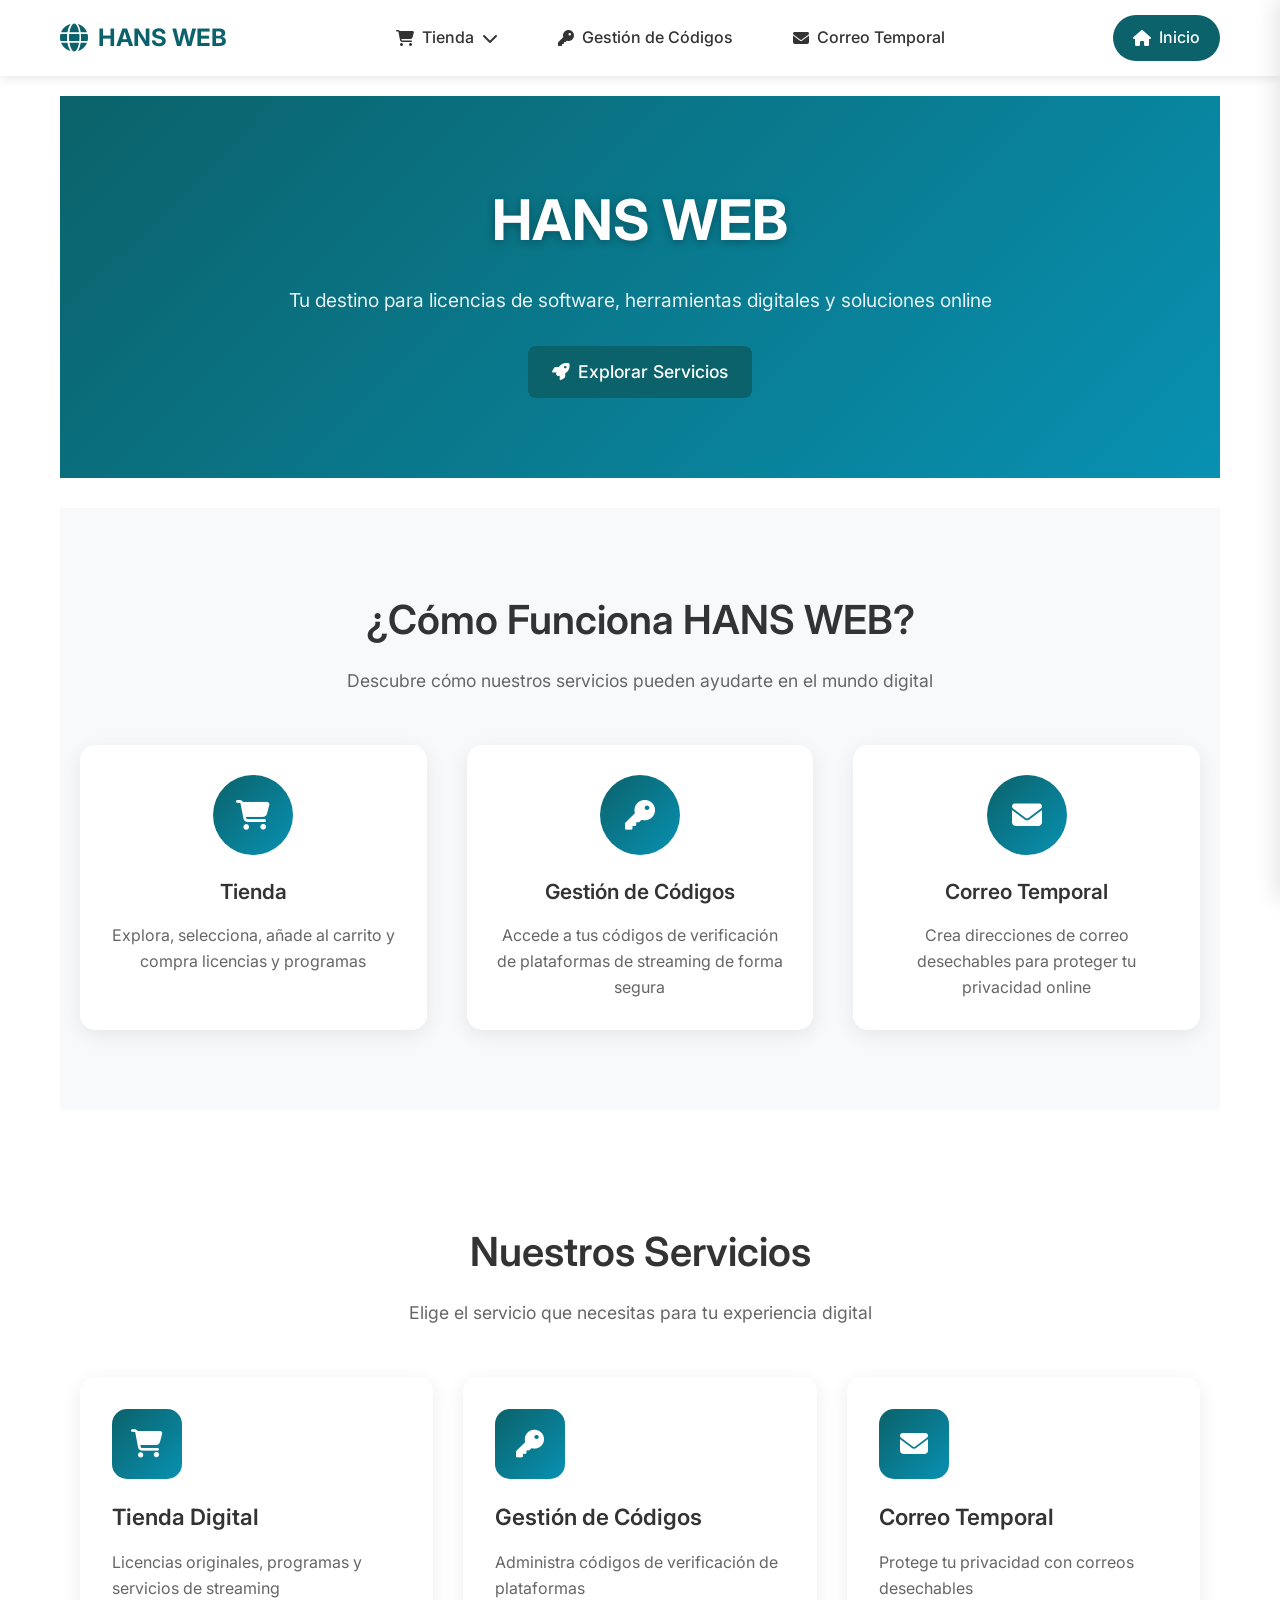
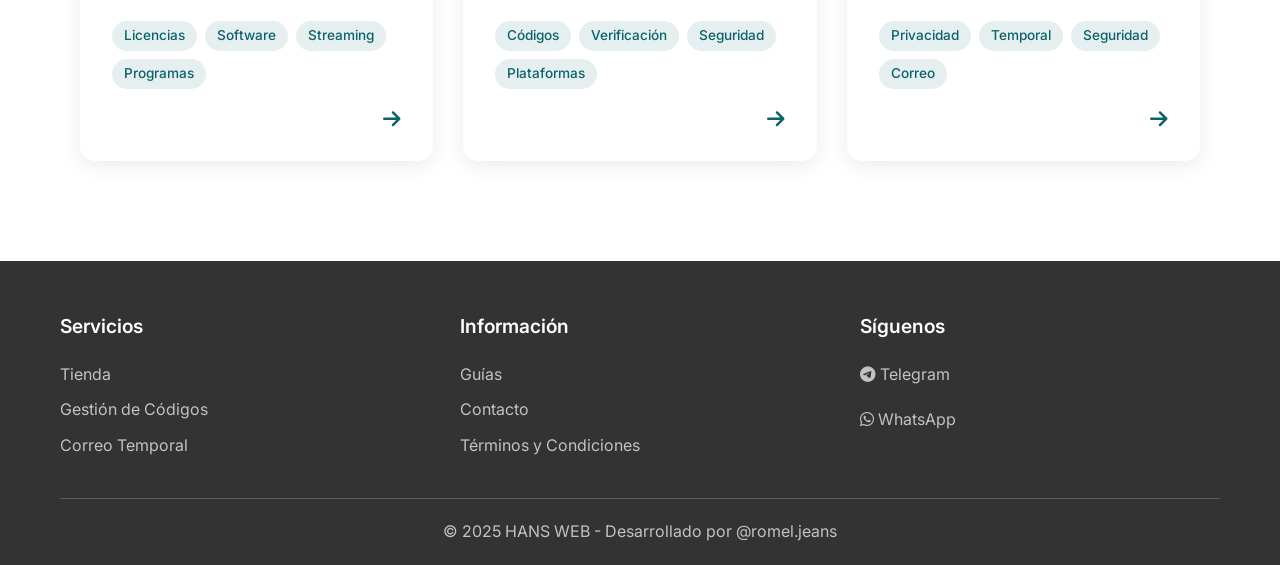
<file: index.html>
<!DOCTYPE html>
<html lang="es">
<head>
    <meta charset="UTF-8">
    <meta name="viewport" content="width=device-width, initial-scale=1.0">
    <title>HANS WEB - Tu destino para licencias, herramientas digitales y soluciones online</title>
    <meta name="description" content="Licencias de software, herramientas digitales, correo temporal y gestión de códigos de verificación en HANS WEB">
    <meta name="keywords" content="licencias software, correo temporal, códigos verificación, Windows, Office, streaming">
    <link rel="stylesheet" href="css/global.css">
    <link href="https://fonts.googleapis.com/css2?family=Inter:wght@300;400;500;600;700&display=swap" rel="stylesheet">
    <link rel="stylesheet" href="https://cdnjs.cloudflare.com/ajax/libs/font-awesome/6.4.0/css/all.min.css">
</head>
<body>
    <!-- Header Global -->
    <header class="global-header">
        <div class="header-container">
            <div class="header-brand">
                <a href="index.html" class="brand-link">
                    <h1 class="brand-logo">
                        <i class="fas fa-globe"></i>
                        HANS WEB
                    </h1>
                </a>
            </div>
            
            <!-- Navegación Desktop -->
            <nav class="main-nav desktop-nav">
                <div class="nav-item dropdown">
                    <a href="tienda.html" class="nav-link">
                        <i class="fas fa-shopping-cart"></i>
                        <span>Tienda</span>
                        <i class="fas fa-chevron-down"></i>
                    </a>
                    <div class="dropdown-menu">
                        <a href="Tienda/windowsoffice.html">Windows y Office</a>
                        <a href="Tienda/programas.html">Programas</a>
                        <a href="Tienda/streaming.html">Streaming</a>
                    </div>
                </div>
                <a href="gestion-codigos.html" class="nav-link">
                    <i class="fas fa-key"></i>
                    <span>Gestión de Códigos</span>
                </a>
                <a href="correo-temporal.html" class="nav-link">
                    <i class="fas fa-envelope"></i>
                    <span>Correo Temporal</span>
                </a>
            </nav>

            <!-- Botón de Inicio -->
            <div class="header-actions">
                <a href="index.html" class="btn-home">
                    <i class="fas fa-home"></i>
                    <span>Inicio</span>
                </a>
                
                <!-- Menú hamburguesa móvil -->
                <button class="mobile-menu-btn" id="mobileMenuBtn">
                    <i class="fas fa-bars"></i>
                </button>
            </div>
        </div>
    </header>

    <!-- Menú móvil lateral -->
    <div class="mobile-sidebar" id="mobileSidebar">
        <div class="sidebar-header">
            <h3>HANS WEB</h3>
            <button class="sidebar-close" id="sidebarClose">
                <i class="fas fa-times"></i>
            </button>
        </div>
        <nav class="sidebar-nav">
            <a href="tienda.html" class="sidebar-link">
                <i class="fas fa-shopping-cart"></i>
                Tienda
            </a>
            <div class="sidebar-submenu">
                <a href="Tienda/windowsoffice.html">Windows y Office</a>
                <a href="Tienda/programas.html">Programas</a>
                <a href="Tienda/streaming.html">Streaming</a>
            </div>
            <a href="gestion-codigos.html" class="sidebar-link">
                <i class="fas fa-key"></i>
                Gestión de Códigos
            </a>
            <a href="correo-temporal.html" class="sidebar-link">
                <i class="fas fa-envelope"></i>
                Correo Temporal
            </a>
        </nav>
    </div>

    <!-- Contenido Principal -->
    <main class="main-content">
        <!-- Sección Hero -->
        <section class="hero-section">
            <div class="hero-container">
                <h1 class="hero-title">HANS WEB</h1>
                <p class="hero-description">Tu destino para licencias de software, herramientas digitales y soluciones online</p>
                <a href="#servicios" class="btn-primary hero-cta">
                    <i class="fas fa-rocket"></i>
                    Explorar Servicios
                </a>
            </div>
        </section>

        <!-- Sección ¿Cómo Funciona? -->
        <section class="how-it-works">
            <div class="container">
                <div class="section-header">
                    <h2>¿Cómo Funciona HANS WEB?</h2>
                    <p>Descubre cómo nuestros servicios pueden ayudarte en el mundo digital</p>
                </div>
                
                <div class="process-grid">
                    <div class="process-item">
                        <div class="process-icon">
                            <i class="fas fa-shopping-cart"></i>
                        </div>
                        <h3>Tienda</h3>
                        <p>Explora, selecciona, añade al carrito y compra licencias y programas</p>
                    </div>
                    
                    <div class="process-item">
                        <div class="process-icon">
                            <i class="fas fa-key"></i>
                        </div>
                        <h3>Gestión de Códigos</h3>
                        <p>Accede a tus códigos de verificación de plataformas de streaming de forma segura</p>
                    </div>
                    
                    <div class="process-item">
                        <div class="process-icon">
                            <i class="fas fa-envelope"></i>
                        </div>
                        <h3>Correo Temporal</h3>
                        <p>Crea direcciones de correo desechables para proteger tu privacidad online</p>
                    </div>
                </div>
            </div>
        </section>

        <!-- Sección Categorías Principales -->
        <section id="servicios" class="services-section">
            <div class="container">
                <div class="section-header">
                    <h2>Nuestros Servicios</h2>
                    <p>Elige el servicio que necesitas para tu experiencia digital</p>
                </div>
                
                <div class="services-grid">
                    <!-- Tienda Digital -->
                    <div class="service-card" onclick="navigateToService('tienda.html')">
                        <div class="service-icon">
                            <i class="fas fa-shopping-cart"></i>
                        </div>
                        <div class="service-content">
                            <h3>Tienda Digital</h3>
                            <p>Licencias originales, programas y servicios de streaming</p>
                            <div class="service-keywords">
                                <span class="keyword-tag">Licencias</span>
                                <span class="keyword-tag">Software</span>
                                <span class="keyword-tag">Streaming</span>
                                <span class="keyword-tag">Programas</span>
                            </div>
                        </div>
                        <div class="service-arrow">
                            <i class="fas fa-arrow-right"></i>
                        </div>
                    </div>

                    <!-- Gestión de Códigos -->
                    <div class="service-card" onclick="navigateToService('gestion-codigos.html')">
                        <div class="service-icon">
                            <i class="fas fa-key"></i>
                        </div>
                        <div class="service-content">
                            <h3>Gestión de Códigos</h3>
                            <p>Administra códigos de verificación de plataformas</p>
                            <div class="service-keywords">
                                <span class="keyword-tag">Códigos</span>
                                <span class="keyword-tag">Verificación</span>
                                <span class="keyword-tag">Seguridad</span>
                                <span class="keyword-tag">Plataformas</span>
                            </div>
                        </div>
                        <div class="service-arrow">
                            <i class="fas fa-arrow-right"></i>
                        </div>
                    </div>

                    <!-- Correo Temporal -->
                    <div class="service-card" onclick="navigateToService('correo-temporal.html')">
                        <div class="service-icon">
                            <i class="fas fa-envelope"></i>
                        </div>
                        <div class="service-content">
                            <h3>Correo Temporal</h3>
                            <p>Protege tu privacidad con correos desechables</p>
                            <div class="service-keywords">
                                <span class="keyword-tag">Privacidad</span>
                                <span class="keyword-tag">Temporal</span>
                                <span class="keyword-tag">Seguridad</span>
                                <span class="keyword-tag">Correo</span>
                            </div>
                        </div>
                        <div class="service-arrow">
                            <i class="fas fa-arrow-right"></i>
                        </div>
                    </div>
                </div>
            </div>
        </section>
    </main>

    <!-- Footer Global -->
    <footer class="global-footer">
        <div class="footer-container">
            <div class="footer-links">
                <div class="footer-column">
                    <h4>Servicios</h4>
                    <a href="tienda.html">Tienda</a>
                    <a href="gestion-codigos.html">Gestión de Códigos</a>
                    <a href="correo-temporal.html">Correo Temporal</a>
                </div>
                <div class="footer-column">
                    <h4>Información</h4>
                    <a href="#guias">Guías</a>
                    <a href="#contacto">Contacto</a>
                    <a href="#terminos">Términos y Condiciones</a>
                </div>
                <div class="footer-column">
                    <h4>Síguenos</h4>
                    <div class="social-links">
                        <a href="#" class="social-link">
                            <i class="fab fa-telegram"></i>
                            Telegram
                        </a>
                        <a href="https://wa.me/51965485348" class="social-link">
                            <i class="fab fa-whatsapp"></i>
                            WhatsApp
                        </a>
                    </div>
                </div>
            </div>
            <div class="footer-bottom">
                <p>&copy; 2025 HANS WEB - Desarrollado por @romel.jeans</p>
            </div>
        </div>
    </footer>

    <script src="js/global.js"></script>
</body>
</html>
</file>
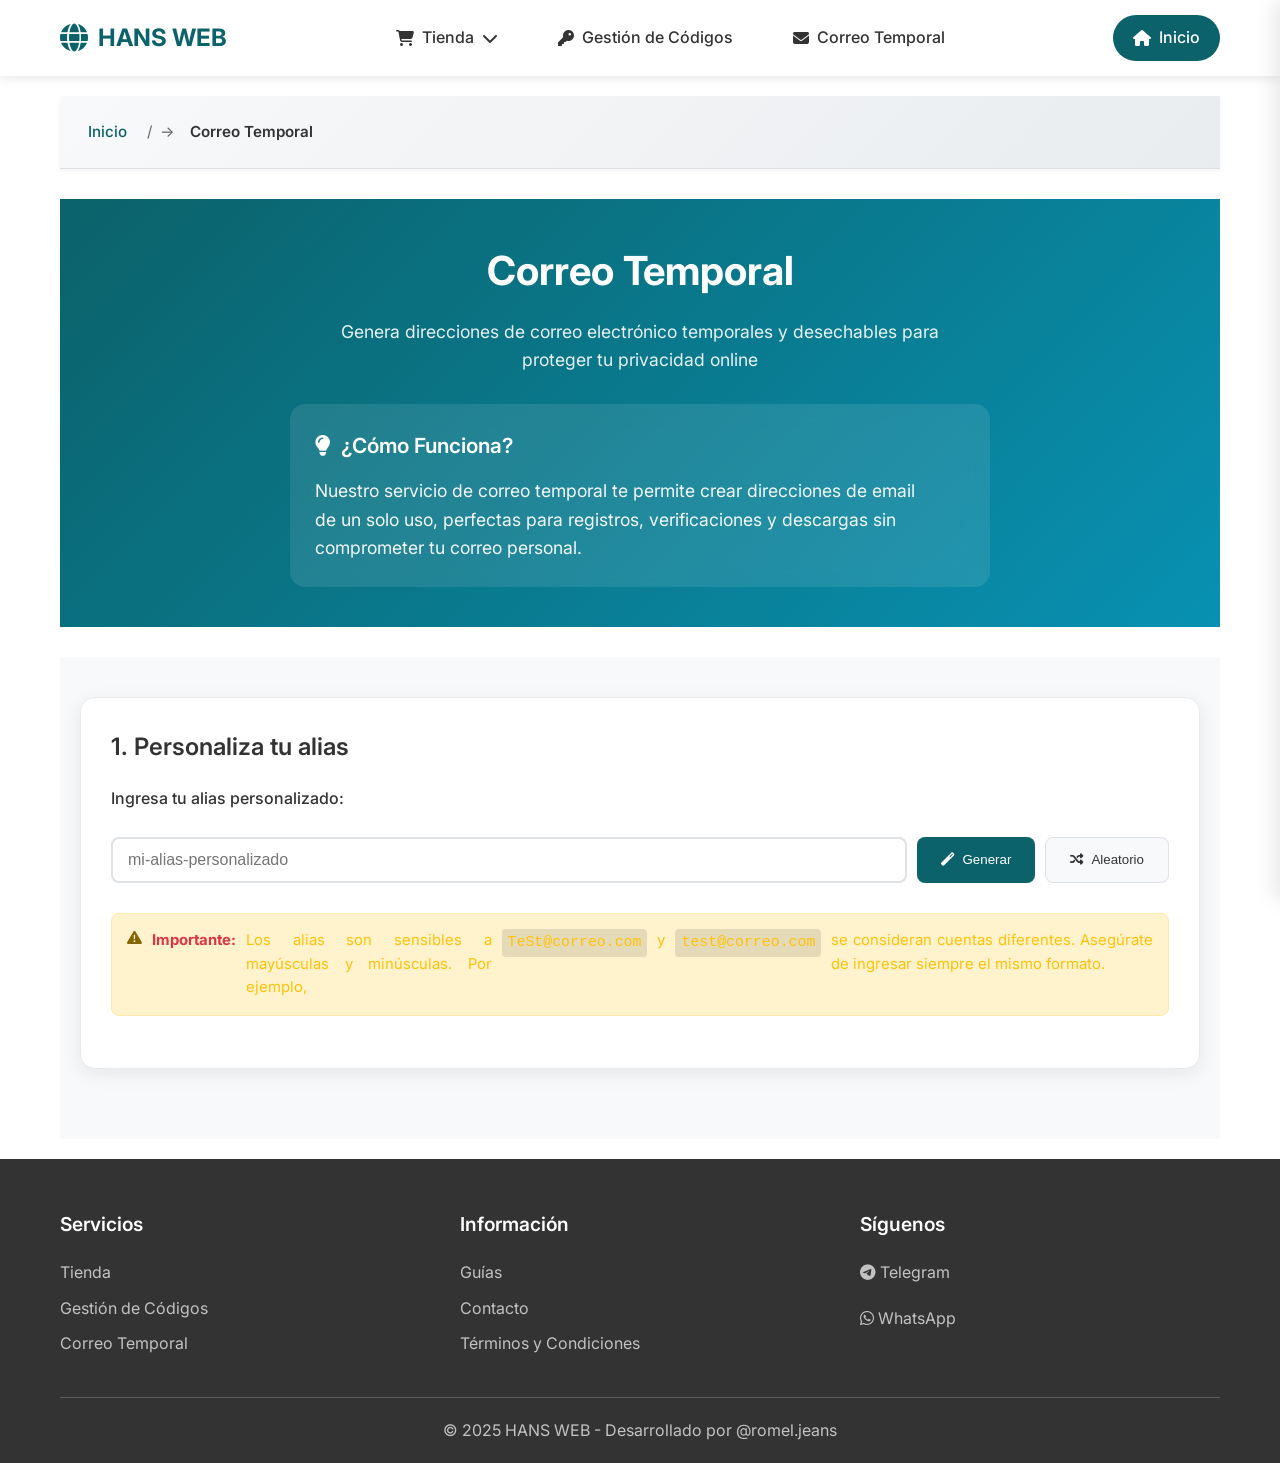
<file: correo-temporal-old.html>
<!DOCTYPE html>
<html lang="es">
<head>
    <meta charset="UTF-8">
    <meta name="viewport" content="width=device-width, initial-scale=1.0">
    <title>Correo Temporal - HANS WEB</title>
    <meta name="description" content="Genera correos temporales seguros y anónimos para proteger tu privacidad online con HANS WEB">
    <meta name="keywords" content="correo temporal, email temporal, privacidad, anonimo, seguro">
    <link rel="stylesheet" href="css/global.css">
    <link rel="stylesheet" href="css/correo-temporal.css">
    <link href="https://fonts.googleapis.com/css2?family=Inter:wght@300;400;500;600;700&display=swap" rel="stylesheet">
    <link rel="stylesheet" href="https://cdnjs.cloudflare.com/ajax/libs/font-awesome/6.4.0/css/all.min.css">
</head>
<body>
    <!-- Header Global -->
    <header class="global-header">
        <div class="header-container">
            <div class="header-brand">
                <a href="index.html" class="brand-link">
                    <h1 class="brand-logo">
                        <i class="fas fa-globe"></i>
                        HANS WEB
                    </h1>
                </a>
            </div>
            
            <!-- Navegación Desktop -->
            <nav class="main-nav desktop-nav">
                <div class="nav-item dropdown">
                    <a href="tienda.html" class="nav-link">
                        <i class="fas fa-shopping-cart"></i>
                        <span>Tienda</span>
                        <i class="fas fa-chevron-down"></i>
                    </a>
                    <div class="dropdown-menu">
                        <a href="Tienda/windowsoffice.html">Windows y Office</a>
                        <a href="Tienda/programas.html">Programas</a>
                        <a href="Tienda/streaming.html">Streaming</a>
                    </div>
                </div>
                <a href="gestion-codigos.html" class="nav-link">
                    <i class="fas fa-key"></i>
                    <span>Gestión de Códigos</span>
                </a>
                <a href="correo-temporal.html" class="nav-link active">
                    <i class="fas fa-envelope"></i>
                    <span>Correo Temporal</span>
                </a>
            </nav>

            <!-- Header Actions -->
            <div class="header-actions">
                <a href="index.html" class="btn-home">
                    <i class="fas fa-home"></i>
                    <span>Inicio</span>
                </a>
                
                <button class="mobile-menu-btn" id="mobileMenuBtn">
                    <i class="fas fa-bars"></i>
                </button>
            </div>
        </div>
    </header>

    <!-- Menú móvil lateral -->
    <div class="mobile-sidebar" id="mobileSidebar">
        <div class="sidebar-header">
            <h3>HANS WEB</h3>
            <button class="sidebar-close" id="sidebarClose">
                <i class="fas fa-times"></i>
            </button>
        </div>
        <nav class="sidebar-nav">
            <a href="tienda.html" class="sidebar-link">
                <i class="fas fa-shopping-cart"></i>
                Tienda
            </a>
            <div class="sidebar-submenu">
                <a href="Tienda/windowsoffice.html">Windows y Office</a>
                <a href="Tienda/programas.html">Programas</a>
                <a href="Tienda/streaming.html">Streaming</a>
            </div>
            <a href="gestion-codigos.html" class="sidebar-link">
                <i class="fas fa-key"></i>
                Gestión de Códigos
            </a>
            <a href="correo-temporal.html" class="sidebar-link active">
                <i class="fas fa-envelope"></i>
                Correo Temporal
            </a>
        </nav>
    </div>

    <!-- Contenido Principal -->
    <main class="main-content">
        <!-- Breadcrumbs -->
        <div class="breadcrumbs">
            <div class="container">
                <a href="index.html">Inicio</a>
                <span>/</span>
                <span>Correo Temporal</span>
            </div>
        </div>

        <!-- Descripción inicial -->
        <section class="service-intro">
            <div class="container">
                <h1>Correo Temporal</h1>
                <p>Genera direcciones de correo electrónico temporales y desechables para proteger tu privacidad online</p>
                
                <!-- Cómo Funciona - Descripción inicial -->
                <div class="how-it-works-intro">
                    <h3><i class="fas fa-lightbulb"></i> ¿Cómo Funciona?</h3>
                    <p>Nuestro servicio de correo temporal te permite crear direcciones de email de un solo uso, perfectas para registros, verificaciones y descargas sin comprometer tu correo personal.</p>
                </div>
            </div>
        </section>

        <!-- 1. Personaliza tu alias -->
        <section class="generator-section">
            <div class="container">
                <div class="generator-card">
                    <h2>1. Personaliza tu alias</h2>
                    <div class="input-group">
                        <label for="tagInput">Ingresa tu alias personalizado:</label>
                        <div class="input-container">
                            <input 
                                type="text" 
                                id="tagInput" 
                                placeholder="mi-alias-personalizado" 
                                maxlength="50"
                                autocomplete="off"
                            >
                            <button id="generateBtn" class="btn-primary">
                                <i class="fas fa-magic"></i>
                                Generar
                            </button>
                            <button id="randomBtn" class="btn-secondary" title="Generar alias aleatorio">
                                <i class="fas fa-shuffle"></i>
                                Aleatorio
                            </button>
                        </div>
                        <div class="input-important">
                            <i class="fas fa-exclamation-triangle"></i>
                            <strong>Importante:</strong> Los alias son sensibles a mayúsculas y minúsculas. 
                            Por ejemplo, <code>TeSt@correo.com</code> y <code>test@correo.com</code> se consideran cuentas diferentes. 
                            Asegúrate de ingresar siempre el mismo formato.
                        </div>
                        <div id="tagError" class="error-message"></div>
                    </div>
                </div>
            </div>
        </section>

        <!-- 2. Tu correo temporal está listo -->
        <section id="emailSection" class="email-section hidden">
            <div class="container">
                <div class="email-card">
                    <h2>2. Tu correo temporal está listo</h2>
                    <div class="email-display">
                        <div class="email-address">
                            <i class="fas fa-at"></i>
                            <span id="generatedEmail"></span>
                        </div>
                        <button id="copyBtn" class="btn-copy" title="Copiar al portapapeles">
                            <i class="fas fa-copy"></i>
                        </button>
                    </div>
                    <div class="email-status">
                        <div class="status-indicator">
                            <div id="statusDot" class="status-dot active"></div>
                            <span id="statusText">Activo - Esperando correos...</span>
                        </div>
                        <div class="email-actions">
                            <button id="newBtn" class="btn-primary" title="Nuevo alias">
                                <i class="fas fa-plus"></i>
                                Nuevo
                            </button>
                            <button id="deleteBtn" class="btn-danger" title="Eliminar y generar nuevo alias">
                                <i class="fas fa-trash"></i>
                                Eliminar
                            </button>
                        </div>
                    </div>
                </div>
            </div>
        </section>

        <!-- 3. Bandeja de Entrada -->
        <section id="inboxSection" class="inbox-section hidden">
            <div class="container">
                <div class="inbox-card">
                    <div class="inbox-header">
                        <h2>
                            <i class="fas fa-inbox"></i>
                            3. Bandeja de Entrada
                        </h2>
                        <div class="inbox-controls">
                            <button id="refreshBtn" class="btn-secondary">
                                <i class="fas fa-sync"></i>
                                Actualizar
                            </button>
                            <select id="refreshInterval" class="refresh-select">
                                <option value="5000">5 segundos</option>
                                <option value="10000" selected>10 segundos</option>
                                <option value="30000">30 segundos</option>
                                <option value="60000">1 minuto</option>
                            </select>
                        </div>
                    </div>
                    <div id="emailList" class="email-list">
                        <div class="no-emails">
                            <i class="fas fa-inbox"></i>
                            <p>No hay correos recibidos aún</p>
                            <small>Los nuevos mensajes aparecerán aquí automáticamente</small>
                        </div>
                    </div>
                </div>
            </div>
        </section>

        <!-- Modal de detalle de email -->
        <div id="emailModal" class="modal hidden">
            <div class="modal-content">
                <div class="modal-header">
                    <h3 id="modalSubject"></h3>
                    <button id="closeModal" class="btn-close">
                        <i class="fas fa-times"></i>
                    </button>
                </div>
                <div class="modal-body">
                    <div class="email-meta">
                        <div class="meta-item">
                            <strong>De:</strong>
                            <span id="modalFrom"></span>
                        </div>
                        <div class="meta-item">
                            <strong>Para:</strong>
                            <span id="modalTo"></span>
                        </div>
                        <div class="meta-item">
                            <strong>Fecha:</strong>
                            <span id="modalDate"></span>
                        </div>
                    </div>
                    <div class="email-content">
                        <div id="modalContent"></div>
                    </div>
                </div>
            </div>
        </div>
    </main>

    <!-- Footer -->
    <footer class="global-footer">
        <div class="footer-container">
            <div class="footer-links">
                <div class="footer-column">
                    <h4>Servicios</h4>
                    <a href="tienda.html">Tienda</a>
                    <a href="gestion-codigos.html">Gestión de Códigos</a>
                    <a href="correo-temporal.html">Correo Temporal</a>
                </div>
                <div class="footer-column">
                    <h4>Información</h4>
                    <a href="#guias">Guías</a>
                    <a href="#contacto">Contacto</a>
                    <a href="#terminos">Términos y Condiciones</a>
                </div>
                <div class="footer-column">
                    <h4>Síguenos</h4>
                    <div class="social-links">
                        <a href="#" class="social-link">
                            <i class="fab fa-telegram"></i>
                            Telegram
                        </a>
                        <a href="https://wa.me/51965485348" class="social-link">
                            <i class="fab fa-whatsapp"></i>
                            WhatsApp
                        </a>
                    </div>
                </div>
            </div>
            <div class="footer-bottom">
                <p>&copy; 2025 HANS WEB - Desarrollado por @romel.jeans</p>
            </div>
        </div>
    </footer>

    <!-- Loading Overlay -->
    <div id="loadingOverlay" class="loading-overlay hidden">
        <div class="loading-spinner">
            <i class="fas fa-spinner fa-spin"></i>
            <p>Generando correo temporal...</p>
        </div>
    </div>

    <!-- Toast Container -->
    <div id="toastContainer" class="toast-container"></div>

    <script src="js/global.js"></script>
    <script src="js/correo-temporal.js"></script>
</body>
</html>
</file>
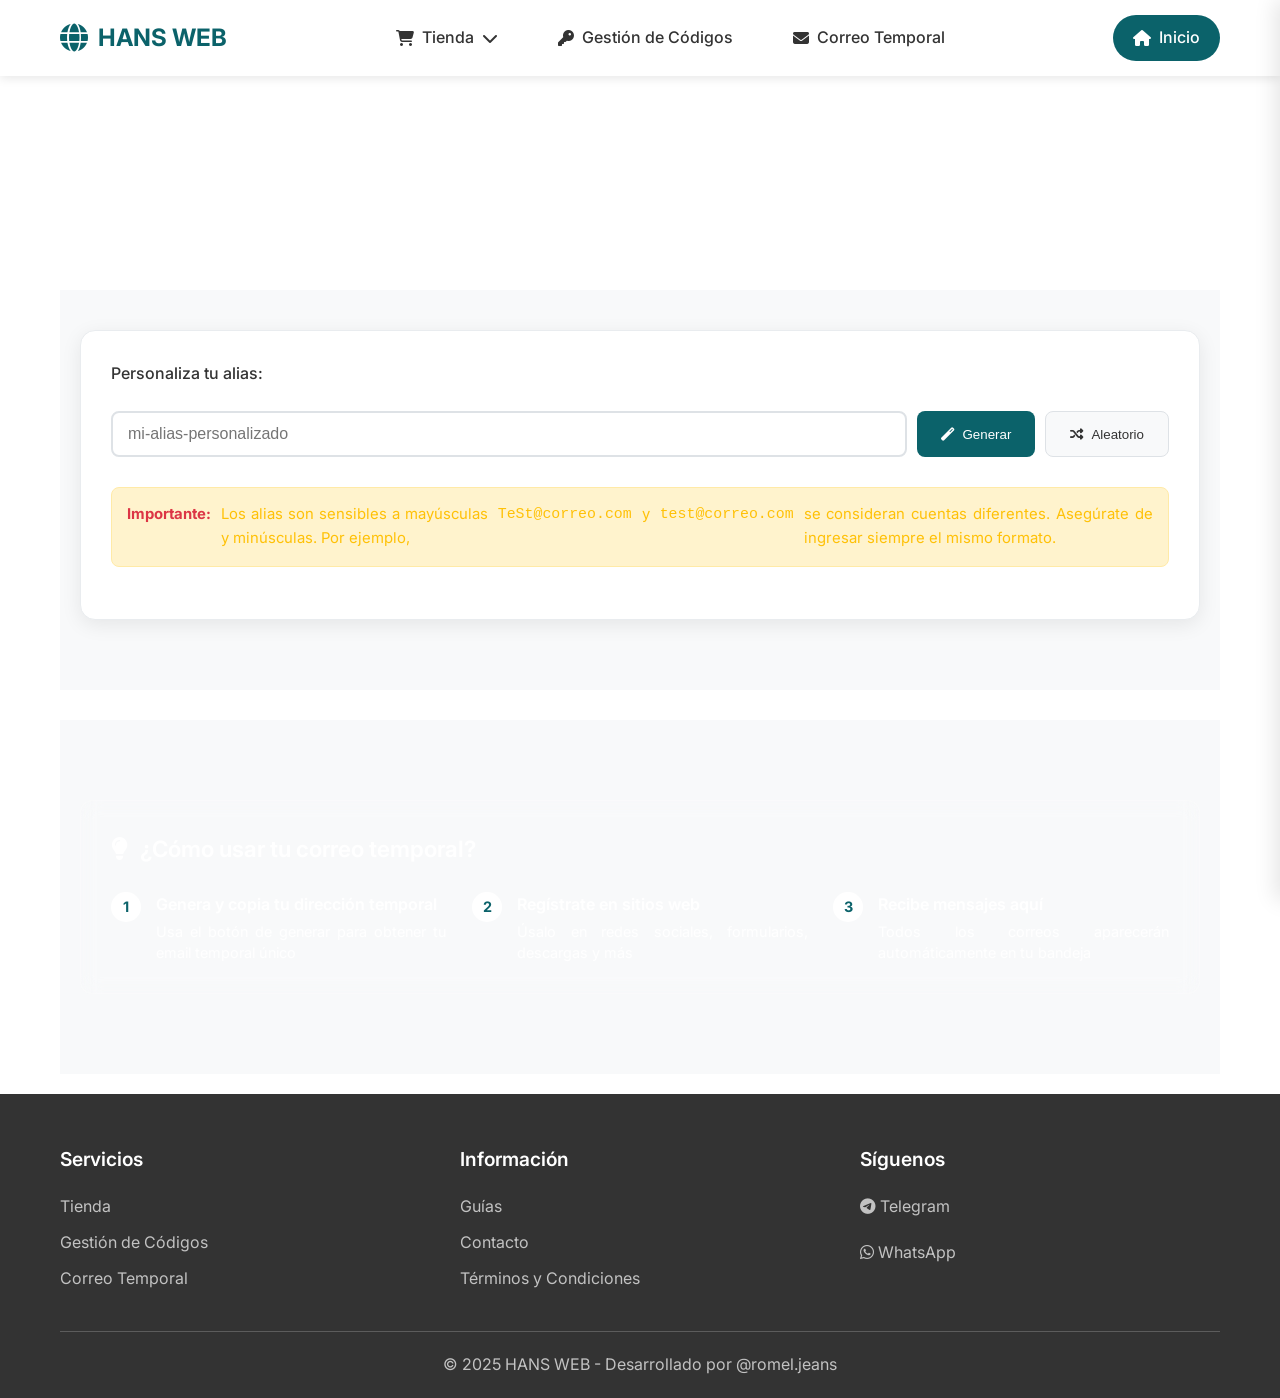
<file: correo-temporal.html>
<!DOCTYPE html>
<html lang="es">
<head>
    <meta charset="UTF-8">
    <meta name="viewport" content="width=device-width, initial-scale=1.0">
    <title>Correo Temporal - HANS WEB</title>
    <meta name="description" content="Genera correos temporales seguros y anónimos para proteger tu privacidad online con HANS WEB">
    <meta name="keywords" content="correo temporal, email temporal, privacidad, anonimo, seguro">
    <link rel="stylesheet" href="css/global.css">
    <link rel="stylesheet" href="css/correo-temporal.css">
    <link href="https://fonts.googleapis.com/css2?family=Inter:wght@300;400;500;600;700&display=swap" rel="stylesheet">
    <link rel="stylesheet" href="https://cdnjs.cloudflare.com/ajax/libs/font-awesome/6.4.0/css/all.min.css">
</head>
<body>
    <!-- Header Global -->
    <header class="global-header">
        <div class="header-container">
            <div class="header-brand">
                <a href="index.html" class="brand-link">
                    <h1 class="brand-logo">
                        <i class="fas fa-globe"></i>
                        HANS WEB
                    </h1>
                </a>
            </div>
            
            <!-- Navegación Desktop -->
            <nav class="main-nav desktop-nav">
                <div class="nav-item dropdown">
                    <a href="tienda.html" class="nav-link">
                        <i class="fas fa-shopping-cart"></i>
                        <span>Tienda</span>
                        <i class="fas fa-chevron-down"></i>
                    </a>
                    <div class="dropdown-menu">
                        <a href="Tienda/windowsoffice.html">Windows y Office</a>
                        <a href="Tienda/programas.html">Programas</a>
                        <a href="Tienda/streaming.html">Streaming</a>
                    </div>
                </div>
                <a href="gestion-codigos.html" class="nav-link">
                    <i class="fas fa-key"></i>
                    <span>Gestión de Códigos</span>
                </a>
                <a href="correo-temporal.html" class="nav-link active">
                    <i class="fas fa-envelope"></i>
                    <span>Correo Temporal</span>
                </a>
            </nav>

            <!-- Botón de Inicio -->
            <div class="header-actions">
                <a href="index.html" class="btn-home">
                    <i class="fas fa-home"></i>
                    <span>Inicio</span>
                </a>
                
                <!-- Menú hamburguesa móvil -->
                <button class="mobile-menu-btn" id="mobileMenuBtn">
                    <i class="fas fa-bars"></i>
                </button>
            </div>
        </div>
    </header>

    <!-- Menú móvil lateral -->
    <div class="mobile-sidebar" id="mobileSidebar">
        <div class="sidebar-header">
            <h3>HANS WEB</h3>
            <button class="sidebar-close" id="sidebarClose">
                <i class="fas fa-times"></i>
            </button>
        </div>
        <nav class="sidebar-nav">
            <a href="tienda.html" class="sidebar-link">
                <i class="fas fa-shopping-cart"></i>
                Tienda
            </a>
            <div class="sidebar-submenu">
                <a href="Tienda/windowsoffice.html">Windows y Office</a>
                <a href="Tienda/programas.html">Programas</a>
                <a href="Tienda/streaming.html">Streaming</a>
            </div>
            <a href="gestion-codigos.html" class="sidebar-link">
                <i class="fas fa-key"></i>
                Gestión de Códigos
            </a>
            <a href="correo-temporal.html" class="sidebar-link">
                <i class="fas fa-envelope"></i>
                Correo Temporal
            </a>
        </nav>
    </div>

    <!-- Contenido Principal -->
    <main class="main-content">
        <!-- Header con descripción -->
        <div class="temp-header">
            <h2>Genera tu Correo Temporal</h2>
            <p>Plataforma gratuita de generación de direcciones de correo electrónico de un solo uso</p>
        </div>
        
        <!-- Generator Section -->
        <section class="generator-section">
            <div class="container">
                <div class="generator-card">
                    <div class="input-group">
                        <label for="tagInput">Personaliza tu alias:</label>
                        <div class="input-container">
                            <input 
                                type="text" 
                                id="tagInput" 
                                placeholder="mi-alias-personalizado" 
                                maxlength="50"
                                autocomplete="off"
                            >
                            <button id="generateBtn" class="btn-primary">
                                <i class="fas fa-magic"></i>
                                Generar
                            </button>
                            <button id="randomBtn" class="btn-secondary" title="Generar alias aleatorio">
                                <i class="fa-solid fa-shuffle"></i>
                                Aleatorio
                            </button>
                        </div>
                        <div class="input-important">
                            <strong>Importante:</strong> Los alias son sensibles a mayúsculas y minúsculas. 
                            Por ejemplo, <span style="font-family: monospace;">TeSt@correo.com</span> y <span style="font-family: monospace;">test@correo.com</span> se consideran cuentas diferentes. 
                            Asegúrate de ingresar siempre el mismo formato.
                        </div>
                        <div id="tagError" class="error-message"></div>
                    </div>
                </div>
            </div>
        </section>

        <!-- Generated Email Section -->
        <section id="emailSection" class="email-section hidden">
            <div class="container">
                <div class="email-card">
                    <h3>Tu correo temporal está listo</h3>
                    <div class="email-display">
                        <div class="email-address">
                            <i class="fas fa-at"></i>
                            <span id="generatedEmail"></span>
                        </div>
                        <button id="copyBtn" class="btn-copy" title="Copiar al portapapeles">
                            <i class="fas fa-copy"></i>
                        </button>
                    </div>
                    <div class="email-status">
                        <div class="status-indicator">
                            <div id="statusDot" class="status-dot active"></div>
                            <span id="statusText">Activo - Esperando correos...</span>
                        </div>
                        <div class="email-actions">
                            <button id="newBtn" class="btn-primary" title="Nuevo alias">
                                <i class="fas fa-plus"></i>
                                Nuevo
                            </button>
                            <button id="deleteBtn" class="btn-danger" title="Eliminar y generar nuevo alias">
                                <i class="fas fa-trash"></i>
                                Eliminar
                            </button>                       
                        </div>
                    </div>
                </div>
            </div>
        </section>

        <!-- Inbox Section -->
        <section id="inboxSection" class="inbox-section hidden">
            <div class="container">
                <div class="inbox-card">
                    <!-- Encabezado optimizado -->
                    <div class="inbox-header-compact">
                        <h3>
                            <i class="fas fa-inbox"></i>
                            Bandeja de Entrada
                        </h3>
                        <div class="inbox-controls">
                            <button id="refreshBtn" class="btn-secondary">
                                <i class="fas fa-sync"></i>
                                Actualizar
                            </button>
                            <select id="refreshInterval" class="refresh-select">
                                <option value="5000">5 segundos</option>
                                <option value="10000" selected>10 segundos</option>
                                <option value="30000">30 segundos</option>
                                <option value="60000">1 minuto</option>
                            </select>
                        </div>
                    </div>
                    <div id="emailList" class="email-list">
                        <div class="no-emails">
                            <i class="fas fa-inbox"></i>
                            <p>No hay correos recibidos aún</p>
                            <small>Los nuevos mensajes aparecerán aquí automáticamente</small>
                        </div>
                    </div>
                </div>
            </div>
        </section>

        <!-- Email Detail Modal -->
        <div id="emailModal" class="modal hidden">
            <div class="modal-content">
                <!-- Encabezado de modal compacto -->
                <div class="modal-header-compact">
                    <h3 id="modalSubject"></h3>
                    <button id="closeModal" class="btn-close">
                        <i class="fas fa-times"></i>
                    </button>
                </div>
                <div class="modal-body">
                    <!-- Meta información compacta -->
                    <div class="email-meta-compact">
                        <div class="meta-item">
                            <strong>De:</strong>
                            <span id="modalFrom"></span>
                        </div>
                        <div class="meta-item">
                            <strong>Para:</strong>
                            <span id="modalTo"></span>
                        </div>
                        <div class="meta-item">
                            <strong>Fecha:</strong>
                            <span id="modalDate"></span>
                        </div>
                    </div>
                    <!-- Contenido del mensaje destacado -->
                    <div class="email-content-focused">
                        <div id="modalContent"></div>
                    </div>
                </div>
            </div>
        </div>

        <!-- How it Works Section -->
        <section class="how-it-works">
            <div class="container">
                <div class="info-card">
                    <div class="info-content">
                        <h3>
                            <i class="fas fa-lightbulb"></i>
                            ¿Cómo usar tu correo temporal?
                        </h3>
                        <div class="info-grid">
                            <div class="info-item">
                                <div class="info-number">1</div>
                                <div class="info-text">
                                    <strong>Genera y copia tu dirección temporal</strong>
                                    <p>Usa el botón de generar para obtener tu email temporal único</p>
                                </div>
                            </div>
                            <div class="info-item">
                                <div class="info-number">2</div>
                                <div class="info-text">
                                    <strong>Regístrate en sitios web</strong>
                                    <p>Úsalo en redes sociales, formularios, descargas y más</p>
                                </div>
                            </div>
                            <div class="info-item">
                                <div class="info-number">3</div>
                                <div class="info-text">
                                    <strong>Recibe mensajes aquí</strong>
                                    <p>Todos los correos aparecerán automáticamente en tu bandeja</p>
                                </div>
                            </div>
                        </div>
                    </div>
                </div>
            </div>
        </section>
    </main>

    <!-- Footer Global -->
    <footer class="global-footer">
        <div class="footer-container">
            <div class="footer-links">
                <div class="footer-column">
                    <h4>Servicios</h4>
                    <a href="tienda.html">Tienda</a>
                    <a href="gestion-codigos.html">Gestión de Códigos</a>
                    <a href="correo-temporal.html">Correo Temporal</a>
                </div>
                <div class="footer-column">
                    <h4>Información</h4>
                    <a href="#guias">Guías</a>
                    <a href="#contacto">Contacto</a>
                    <a href="#terminos">Términos y Condiciones</a>
                </div>
                <div class="footer-column">
                    <h4>Síguenos</h4>
                    <div class="social-links">
                        <a href="#" class="social-link">
                            <i class="fab fa-telegram"></i>
                            Telegram
                        </a>
                        <a href="https://wa.me/51965485348" class="social-link">
                            <i class="fab fa-whatsapp"></i>
                            WhatsApp
                        </a>
                    </div>
                </div>
            </div>
            <div class="footer-bottom">
                <p>&copy; 2025 HANS WEB - Desarrollado por @romel.jeans</p>
            </div>
        </div>
    </footer>

    <!-- Loading Overlay -->
    <div id="loadingOverlay" class="loading-overlay hidden">
        <div class="loading-spinner">
            <i class="fas fa-spinner fa-spin"></i>
            <p>Generando correo temporal...</p>
        </div>
    </div>

    <!-- Toast Notifications -->
    <div id="toastContainer" class="toast-container"></div>

    <script src="js/global.js"></script>
    <script src="js/correo-temporal.js"></script>
</body>
</html>
</file>
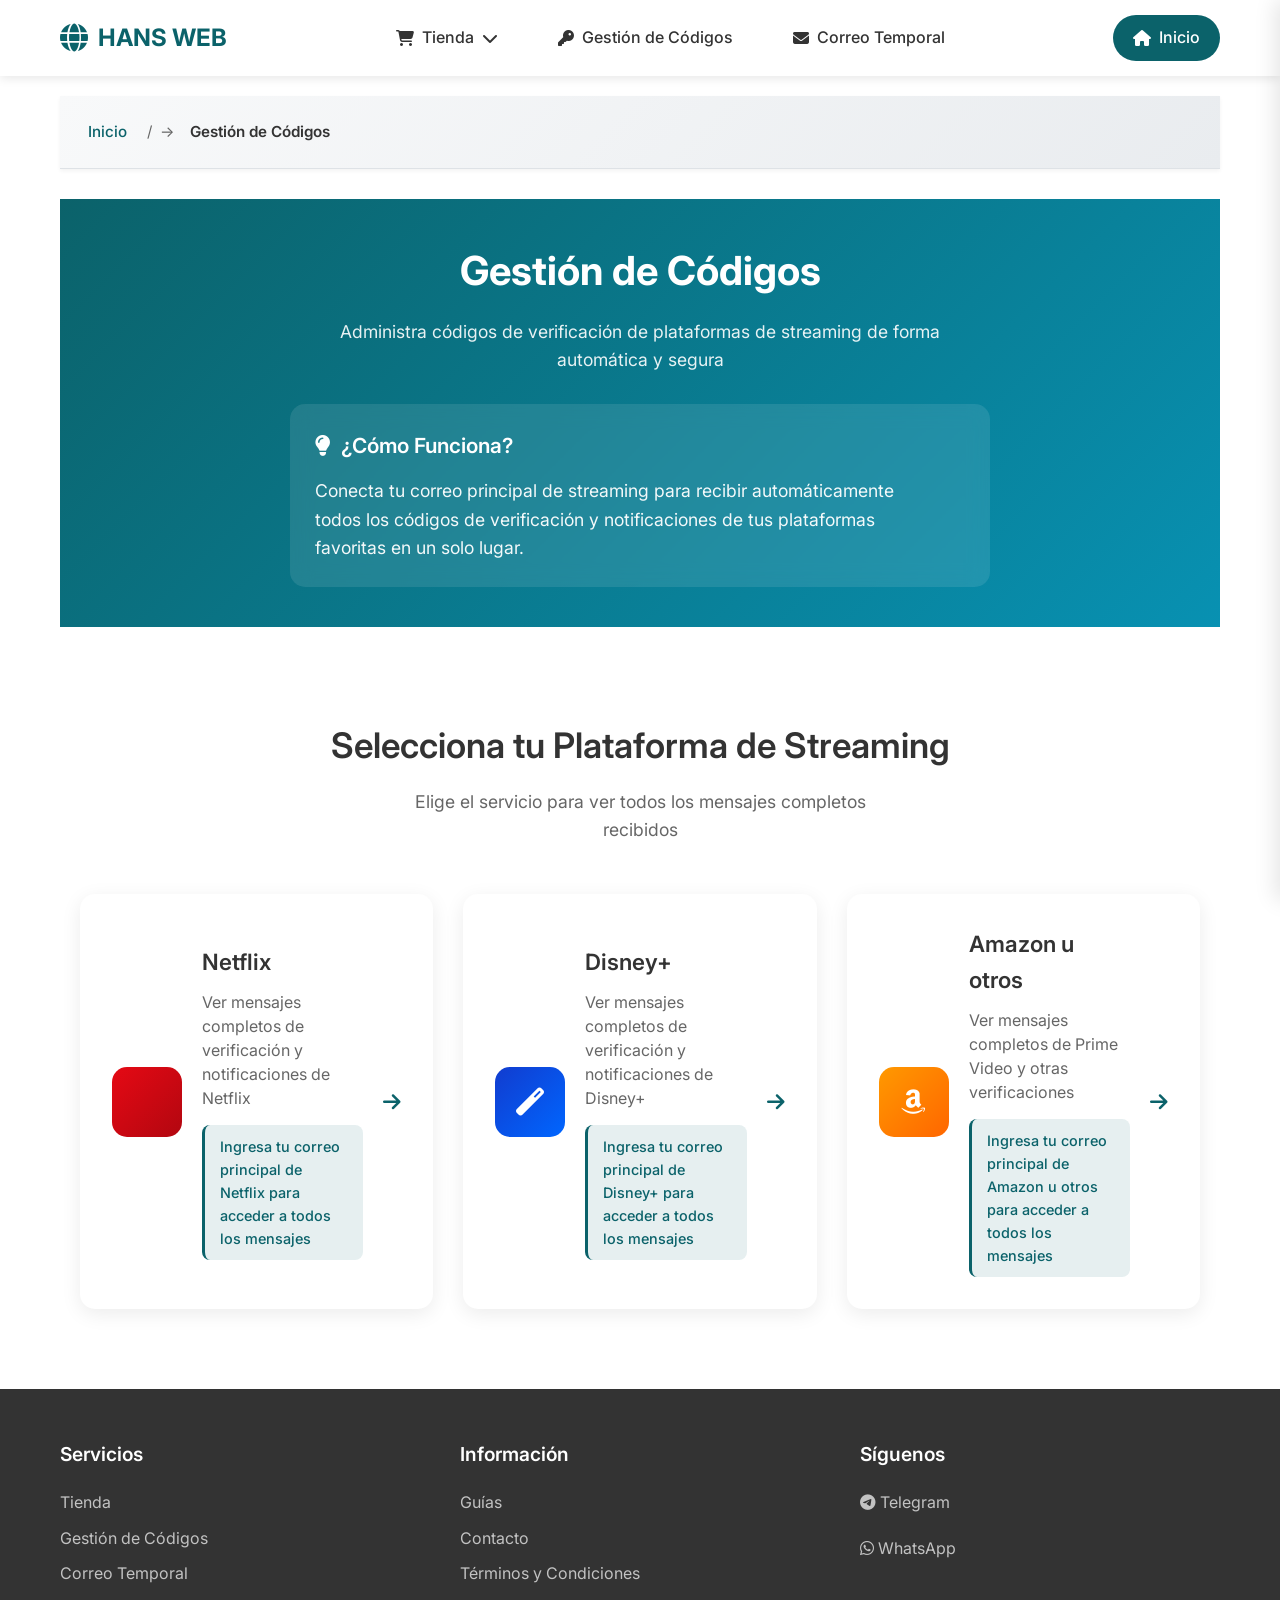
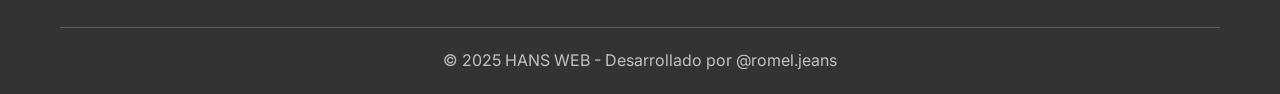
<file: gestion-codigos-old.html>
<!DOCTYPE html>
<html lang="es">
<head>
    <meta charset="UTF-8">
    <meta name="viewport" content="width=device-width, initial-scale=1.0">
    <title>Gestión de Códigos - HANS WEB</title>
    <meta name="description" content="Administra códigos de verificación de plataformas de streaming con HANS WEB">
    <meta name="keywords" content="códigos verificación, Netflix, Disney+, Amazon, streaming, gestión automática">
    <link rel="stylesheet" href="css/global.css">
    <link rel="stylesheet" href="css/gestion-codigos.css">
    <link href="https://fonts.googleapis.com/css2?family=Inter:wght@300;400;500;600;700&display=swap" rel="stylesheet">
    <link rel="stylesheet" href="https://cdnjs.cloudflare.com/ajax/libs/font-awesome/6.4.0/css/all.min.css">
</head>
<body>
    <!-- Header Global -->
    <header class="global-header">
        <div class="header-container">
            <div class="header-brand">
                <a href="index.html" class="brand-link">
                    <h1 class="brand-logo">
                        <i class="fas fa-globe"></i>
                        HANS WEB
                    </h1>
                </a>
            </div>
            
            <!-- Navegación Desktop -->
            <nav class="main-nav desktop-nav">
                <div class="nav-item dropdown">
                    <a href="tienda.html" class="nav-link">
                        <i class="fas fa-shopping-cart"></i>
                        <span>Tienda</span>
                        <i class="fas fa-chevron-down"></i>
                    </a>
                    <div class="dropdown-menu">
                        <a href="Tienda/windowsoffice.html">Windows y Office</a>
                        <a href="Tienda/programas.html">Programas</a>
                        <a href="Tienda/streaming.html">Streaming</a>
                    </div>
                </div>
                <a href="gestion-codigos.html" class="nav-link active">
                    <i class="fas fa-key"></i>
                    <span>Gestión de Códigos</span>
                </a>
                <a href="correo-temporal.html" class="nav-link">
                    <i class="fas fa-envelope"></i>
                    <span>Correo Temporal</span>
                </a>
            </nav>

            <!-- Header Actions -->
            <div class="header-actions">
                <a href="index.html" class="btn-home">
                    <i class="fas fa-home"></i>
                    <span>Inicio</span>
                </a>
                
                <button class="mobile-menu-btn" id="mobileMenuBtn">
                    <i class="fas fa-bars"></i>
                </button>
            </div>
        </div>
    </header>

    <!-- Menú móvil lateral -->
    <div class="mobile-sidebar" id="mobileSidebar">
        <div class="sidebar-header">
            <h3>HANS WEB</h3>
            <button class="sidebar-close" id="sidebarClose">
                <i class="fas fa-times"></i>
            </button>
        </div>
        <nav class="sidebar-nav">
            <a href="tienda.html" class="sidebar-link">
                <i class="fas fa-shopping-cart"></i>
                Tienda
            </a>
            <div class="sidebar-submenu">
                <a href="Tienda/windowsoffice.html">Windows y Office</a>
                <a href="Tienda/programas.html">Programas</a>
                <a href="Tienda/streaming.html">Streaming</a>
            </div>
            <a href="gestion-codigos.html" class="sidebar-link active">
                <i class="fas fa-key"></i>
                Gestión de Códigos
            </a>
            <a href="correo-temporal.html" class="sidebar-link">
                <i class="fas fa-envelope"></i>
                Correo Temporal
            </a>
        </nav>
    </div>

    <!-- Contenido Principal -->
    <main class="main-content">
        <!-- Breadcrumbs -->
        <div class="breadcrumbs">
            <div class="container">
                <a href="index.html">Inicio</a>
                <span>/</span>
                <span>Gestión de Códigos</span>
            </div>
        </div>

        <!-- Descripción inicial -->
        <section class="service-intro">
            <div class="container">
                <h1>Gestión de Códigos</h1>
                <p>Administra códigos de verificación de plataformas de streaming de forma automática y segura</p>
                
                <!-- Cómo Funciona - Descripción inicial -->
                <div class="how-it-works-intro">
                    <h3><i class="fas fa-lightbulb"></i> ¿Cómo Funciona?</h3>
                    <p>Conecta tu correo principal de streaming para recibir automáticamente todos los códigos de verificación y notificaciones de tus plataformas favoritas en un solo lugar.</p>
                </div>
            </div>
        </section>

        <!-- Selección de Plataforma -->
        <section id="platformSelection" class="platform-selection">
            <div class="container">
                <div class="platforms-header">
                    <h2>Selecciona tu Plataforma de Streaming</h2>
                    <p>Elige el servicio para ver todos los mensajes completos recibidos</p>
                </div>
                
                <div class="platforms-grid">
                    <!-- Netflix -->
                    <div class="platform-card" data-platform="netflix" onclick="selectPlatform('netflix')">
                        <div class="platform-icon netflix">
                            <i class="fab fa-netflix"></i>
                        </div>
                        <div class="platform-content">
                            <h3>Netflix</h3>
                            <p>Ver mensajes completos de verificación y notificaciones de Netflix</p>
                            <div class="platform-instruction">
                                Ingresa tu correo principal de Netflix para acceder a todos los mensajes
                            </div>
                        </div>
                        <div class="platform-arrow">
                            <i class="fas fa-arrow-right"></i>
                        </div>
                    </div>

                    <!-- Disney+ -->
                    <div class="platform-card" data-platform="disney" onclick="selectPlatform('disney')">
                        <div class="platform-icon disney">
                            <i class="fas fa-magic"></i>
                        </div>
                        <div class="platform-content">
                            <h3>Disney+</h3>
                            <p>Ver mensajes completos de verificación y notificaciones de Disney+</p>
                            <div class="platform-instruction">
                                Ingresa tu correo principal de Disney+ para acceder a todos los mensajes
                            </div>
                        </div>
                        <div class="platform-arrow">
                            <i class="fas fa-arrow-right"></i>
                        </div>
                    </div>

                    <!-- Amazon u otros -->
                    <div class="platform-card" data-platform="amazon" onclick="selectPlatform('amazon')">
                        <div class="platform-icon amazon">
                            <i class="fab fa-amazon"></i>
                        </div>
                        <div class="platform-content">
                            <h3>Amazon u otros</h3>
                            <p>Ver mensajes completos de Prime Video y otras verificaciones</p>
                            <div class="platform-instruction">
                                Ingresa tu correo principal de Amazon u otros para acceder a todos los mensajes
                            </div>
                        </div>
                        <div class="platform-arrow">
                            <i class="fas fa-arrow-right"></i>
                        </div>
                    </div>
                </div>
            </div>
        </section>
    </main>

    <!-- Footer -->
    <footer class="global-footer">
        <div class="footer-container">
            <div class="footer-links">
                <div class="footer-column">
                    <h4>Servicios</h4>
                    <a href="tienda.html">Tienda</a>
                    <a href="gestion-codigos.html">Gestión de Códigos</a>
                    <a href="correo-temporal.html">Correo Temporal</a>
                </div>
                <div class="footer-column">
                    <h4>Información</h4>
                    <a href="#guias">Guías</a>
                    <a href="#contacto">Contacto</a>
                    <a href="#terminos">Términos y Condiciones</a>
                </div>
                <div class="footer-column">
                    <h4>Síguenos</h4>
                    <div class="social-links">
                        <a href="#" class="social-link">
                            <i class="fab fa-telegram"></i>
                            Telegram
                        </a>
                        <a href="https://wa.me/51965485348" class="social-link">
                            <i class="fab fa-whatsapp"></i>
                            WhatsApp
                        </a>
                    </div>
                </div>
            </div>
            <div class="footer-bottom">
                <p>&copy; 2025 HANS WEB - Desarrollado por @romel.jeans</p>
            </div>
        </div>
    </footer>

    <script src="js/global.js"></script>
    <script>
        function selectPlatform(platform) {
            // Efecto de transición suave
            document.body.style.opacity = '0.8';
            
            setTimeout(() => {
                let url;
                switch(platform) {
                    case 'netflix':
                        url = 'Gestion-de-Codigos/Netflix.html';
                        break;
                    case 'disney':
                        url = 'Gestion-de-Codigos/Disney+.html';
                        break;
                    case 'amazon':
                        url = 'Gestion-de-Codigos/Amazon-otros.html';
                        break;
                    default:
                        url = 'Gestion-de-Codigos/Netflix.html';
                }
                window.location.href = url;
            }, 200);
        }

        // Animaciones de entrada
        document.addEventListener('DOMContentLoaded', function() {
            const cards = document.querySelectorAll('.platform-card');
            cards.forEach((card, index) => {
                card.style.opacity = '0';
                card.style.transform = 'translateY(20px)';
                setTimeout(() => {
                    card.style.transition = 'all 0.6s ease';
                    card.style.opacity = '1';
                    card.style.transform = 'translateY(0)';
                }, index * 200);
            });
        });
    </script>
</body>
</html>
</file>
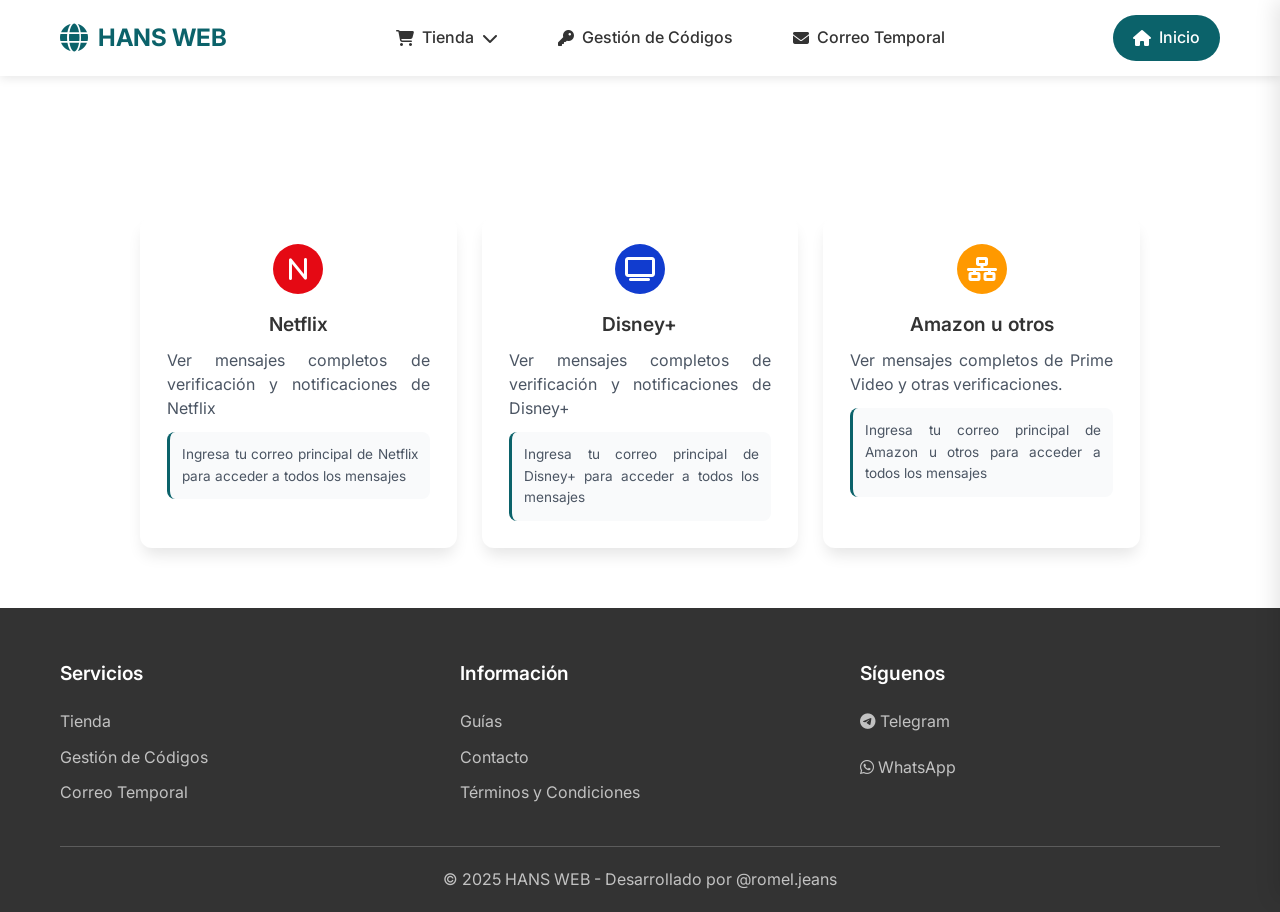
<file: gestion-codigos.html>
<!DOCTYPE html>
<html lang="es">
<head>
    <meta charset="UTF-8">
    <meta name="viewport" content="width=device-width, initial-scale=1.0">
    <title>Gestión de Códigos - HANS WEB</title>
    <meta name="description" content="Administra códigos de verificación de plataformas de streaming con HANS WEB">
    <meta name="keywords" content="códigos verificación, Netflix, Disney+, Amazon, streaming, gestión automática">
    <link rel="stylesheet" href="css/global.css">
    <link rel="stylesheet" href="css/gestion-codigos.css">
    <link href="https://fonts.googleapis.com/css2?family=Inter:wght@300;400;500;600;700&display=swap" rel="stylesheet">
    <link rel="stylesheet" href="https://cdnjs.cloudflare.com/ajax/libs/font-awesome/6.4.0/css/all.min.css">
    <style>
        /* Estilos específicos para el botón Cambiar mejorado */
        .change-email-btn {
            background: linear-gradient(135deg, #667eea 0%, #764ba2 100%);
            color: white;
            border: none;
            padding: 10px 20px;
            border-radius: 25px;
            font-size: 14px;
            font-weight: 500;
            cursor: pointer;
            display: flex;
            align-items: center;
            gap: 8px;
            transition: all 0.3s ease;
            box-shadow: 0 4px 15px rgba(102, 126, 234, 0.3);
        }

        .change-email-btn:hover {
            transform: translateY(-2px);
            box-shadow: 0 6px 20px rgba(102, 126, 234, 0.4);
            background: linear-gradient(135deg, #5a6fd8 0%, #6a4190 100%);
        }

        .change-email-btn:active {
            transform: translateY(0);
            box-shadow: 0 2px 10px rgba(102, 126, 234, 0.3);
        }

        .change-email-btn i {
            font-size: 12px;
        }
    </style>
</head>
<body>
    <!-- Header Global -->
    <header class="global-header">
        <div class="header-container">
            <div class="header-brand">
                <a href="index.html" class="brand-link">
                    <h1 class="brand-logo">
                        <i class="fas fa-globe"></i>
                        HANS WEB
                    </h1>
                </a>
            </div>
            
            <!-- Navegación Desktop -->
            <nav class="main-nav desktop-nav">
                <div class="nav-item dropdown">
                    <a href="tienda.html" class="nav-link">
                        <i class="fas fa-shopping-cart"></i>
                        <span>Tienda</span>
                        <i class="fas fa-chevron-down"></i>
                    </a>
                    <div class="dropdown-menu">
                        <a href="Tienda/windowsoffice.html">Windows y Office</a>
                        <a href="Tienda/programas.html">Programas</a>
                        <a href="Tienda/streaming.html">Streaming</a>
                    </div>
                </div>
                <a href="gestion-codigos.html" class="nav-link active">
                    <i class="fas fa-key"></i>
                    <span>Gestión de Códigos</span>
                </a>
                <a href="correo-temporal.html" class="nav-link">
                    <i class="fas fa-envelope"></i>
                    <span>Correo Temporal</span>
                </a>
            </nav>

            <!-- Botón de Inicio -->
            <div class="header-actions">
                <a href="index.html" class="btn-home">
                    <i class="fas fa-home"></i>
                    <span>Inicio</span>
                </a>
                
                <!-- Menú hamburguesa móvil -->
                <button class="mobile-menu-btn" id="mobileMenuBtn">
                    <i class="fas fa-bars"></i>
                </button>
            </div>
        </div>
    </header>

    <!-- Menú móvil lateral -->
    <div class="mobile-sidebar" id="mobileSidebar">
        <div class="sidebar-header">
            <h3>HANS WEB</h3>
            <button class="sidebar-close" id="sidebarClose">
                <i class="fas fa-times"></i>
            </button>
        </div>
        <nav class="sidebar-nav">
            <a href="tienda.html" class="sidebar-link">
                <i class="fas fa-shopping-cart"></i>
                Tienda
            </a>
            <div class="sidebar-submenu">
                <a href="Tienda/windowsoffice.html">Windows y Office</a>
                <a href="Tienda/programas.html">Programas</a>
                <a href="Tienda/streaming.html">Streaming</a>
            </div>
            <a href="gestion-codigos.html" class="sidebar-link">
                <i class="fas fa-key"></i>
                Gestión de Códigos
            </a>
            <a href="correo-temporal.html" class="sidebar-link">
                <i class="fas fa-envelope"></i>
                Correo Temporal
            </a>
        </nav>
    </div>

    <!-- Contenido Principal -->
    <main class="main-content">
        <!-- Service Selection Section -->
        <section id="serviceSelection" class="service-selection">
            <div class="container">
                <div class="selection-header">
                    <h2>Selecciona tu Plataforma de Streaming</h2>
                    <p>Elige el servicio para ver todos los mensajes completos recibidos</p>
                </div>
                
                <div class="streaming-services">
                    <div class="streaming-card" data-service="netflix" onclick="selectService('netflix')">
                        <div class="streaming-icon netflix">
                            <i class="fa-solid fa-n"></i>
                        </div>
                        <div class="streaming-content">
                            <h3>Netflix</h3>
                            <p>Ver mensajes completos de verificación y notificaciones de Netflix</p>
                            <div class="service-instruction">
                                Ingresa tu correo principal de Netflix para acceder a todos los mensajes
                            </div>
                        </div>
                    </div>

                    <div class="streaming-card" data-service="disney" onclick="selectService('disney')">
                        <div class="streaming-icon disney">
                            <i class="fa-solid fa-tv"></i>
                        </div>
                        <div class="streaming-content">
                            <h3>Disney+</h3>
                            <p>Ver mensajes completos de verificación y notificaciones de Disney+</p>
                            <div class="service-instruction">
                                Ingresa tu correo principal de Disney+ para acceder a todos los mensajes
                            </div>
                        </div>
                    </div>

                    <div class="streaming-card" data-service="amazon" onclick="selectService('amazon')">
                        <div class="streaming-icon amazon">
                            <i class="fa-solid fa-network-wired"></i>
                        </div>
                        <div class="streaming-content">
                            <h3>Amazon u otros</h3>
                            <p>Ver mensajes completos de Prime Video y otras verificaciones.</p>
                            <div class="service-instruction">
                                Ingresa tu correo principal de Amazon u otros para acceder a todos los mensajes
                            </div>
                        </div>
                    </div>
                </div>
            </div>
        </section>

        <!-- Email Input Section -->
        <section id="emailInput" class="email-input-section hidden">
            <div class="container">
                <div class="input-card">
                    <div class="input-header">
                        <button class="back-service-btn" onclick="backToServices()">
                            <i class="fas fa-arrow-left"></i>
                        </button>
                        <div class="selected-service-info">
                            <div id="selectedServiceIcon" class="service-icon-small"></div>
                            <div>
                                <h3 id="selectedServiceName"></h3>
                                <p id="selectedServiceDesc"></p>
                            </div>
                        </div>
                    </div>

                    <div class="input-form">
                        <div class="input-group">
                            <label for="userEmail">Correo Principal:</label>
                            <div class="input-container">
                                <input 
                                    type="email" 
                                    id="userEmail" 
                                    placeholder="tu-correo@gmail.com" 
                                    autocomplete="email"
                                    required
                                >
                                <button id="consultBtn" class="btn-primary">
                                    <i class="fas fa-search"></i>
                                    Consultar
                                </button>
                            </div>
                            <div class="input-help">
                                <i class="fas fa-info-circle"></i>
                                <span id="serviceInstructions"></span>
                            </div>
                            <div id="emailError" class="error-message"></div>
                        </div>
                    </div>
                </div>
            </div>
        </section>

        <!-- Messages Section - Con plataforma seleccionada y espaciado reducido -->
        <section id="messagesSection" class="messages-section hidden">
            <div class="container">
                <div class="email-card">
                    <!-- Nueva sección para mostrar la plataforma seleccionada - ESPACIADO REDUCIDO -->
                    <div class="selected-platform-header">
                        <div class="platform-info">
                            <div id="selectedPlatformIcon" class="service-icon-small"></div>
                            <span id="selectedPlatformName" class="platform-name"></span>
                        </div>
                    </div>
                    
                    <h3>Tu correo principal está activo</h3>
                    <div class="email-display">
                        <div class="email-address">
                            <i class="fas fa-envelope"></i>
                            <span id="principalEmailDisplay"></span>
                        </div>
                        <button id="copyPrincipalEmailBtn" class="btn-copy" title="Copiar al portapapeles">
                            <i class="fas fa-copy"></i>
                        </button>
                    </div>
                    <div class="email-status">
                        <div class="status-indicator">
                            <div id="statusDot" class="status-dot active"></div>
                            <span id="statusText">Activo - Esperando correos...</span>
                        </div>
                        <div class="email-actions">
                            <!-- BOTÓN CAMBIAR MEJORADO -->
                            <button class="change-email-btn" onclick="backToEmailInput()" title="Cambiar correo">
                                <i class="fas fa-exchange-alt"></i>
                                Cambiar correo
                            </button>
                        </div>
                    </div>
                </div>
            </div>
        </section>

        <!-- Inbox Section -->
        <section id="inboxSection" class="inbox-section hidden">
            <div class="container">
                <div class="inbox-card">
                    <!-- Encabezado optimizado -->
                    <div class="inbox-header-compact">
                        <h3>
                            <i class="fas fa-inbox"></i>
                            Bandeja de Entrada
                        </h3>
                        <div class="inbox-controls">
                            <button id="refreshMessages" class="btn-secondary">
                                <i class="fas fa-sync"></i>
                                Actualizar
                            </button>
                            <select id="autoRefresh" class="refresh-select">
                                <option value="0">Manual</option>
                                <option value="5000">5 segundos</option>
                                <option value="10000" selected>10 segundos</option>
                                <option value="30000">30 segundos</option>
                                <option value="60000">1 minuto</option>
                            </select>
                        </div>
                    </div>
                    <div id="emailList" class="email-list">
                        <div class="no-emails">
                            <i class="fas fa-inbox"></i>
                            <p>No hay correos recibidos aún</p>
                            <small>Los nuevos mensajes aparecerán aquí automáticamente</small>
                        </div>
                    </div>
                </div>
            </div>
        </section>

        <!-- Email Detail Modal -->
        <div id="emailModal" class="modal hidden">
            <div class="modal-content">
                <!-- Encabezado de modal compacto -->
                <div class="modal-header-compact">
                    <h3 id="modalSubject"></h3>
                    <button id="closeModal" class="btn-close">
                        <i class="fas fa-times"></i>
                    </button>
                </div>
                <div class="modal-body">
                    <!-- Meta información compacta -->
                    <div class="email-meta-compact">
                        <div class="meta-item">
                            <strong>De:</strong>
                            <span id="modalFrom"></span>
                        </div>
                        <div class="meta-item">
                            <strong>Para:</strong>
                            <span id="modalTo"></span>
                        </div>
                        <div class="meta-item">
                            <strong>Fecha:</strong>
                            <span id="modalDate"></span>
                        </div>
                    </div>
                    <!-- Contenido del mensaje destacado -->
                    <div class="email-content-focused">
                        <div id="modalContent"></div>
                    </div>
                </div>
            </div>
        </div>
    </main>

    <!-- Footer Global -->
    <footer class="global-footer">
        <div class="footer-container">
            <div class="footer-links">
                <div class="footer-column">
                    <h4>Servicios</h4>
                    <a href="tienda.html">Tienda</a>
                    <a href="gestion-codigos.html">Gestión de Códigos</a>
                    <a href="correo-temporal.html">Correo Temporal</a>
                </div>
                <div class="footer-column">
                    <h4>Información</h4>
                    <a href="#guias">Guías</a>
                    <a href="#contacto">Contacto</a>
                    <a href="#terminos">Términos y Condiciones</a>
                </div>
                <div class="footer-column">
                    <h4>Síguenos</h4>
                    <div class="social-links">
                        <a href="#" class="social-link">
                            <i class="fab fa-telegram"></i>
                            Telegram
                        </a>
                        <a href="https://wa.me/51965485348" class="social-link">
                            <i class="fab fa-whatsapp"></i>
                            WhatsApp
                        </a>
                    </div>
                </div>
            </div>
            <div class="footer-bottom">
                <p>&copy; 2025 HANS WEB - Desarrollado por @romel.jeans</p>
            </div>
        </div>
    </footer>

    <!-- Loading Overlay -->
    <div id="loadingOverlay" class="loading-overlay hidden">
        <div class="loading-spinner">
            <i class="fas fa-spinner fa-spin"></i>
            <p>Consultando mensajes...</p>
        </div>
    </div>

    <!-- Toast Notifications -->
    <div id="toastContainer" class="toast-container"></div>

    <script src="js/global.js"></script>
    <script src="js/gestion-codigos.js"></script>
</body>
</html>
</file>
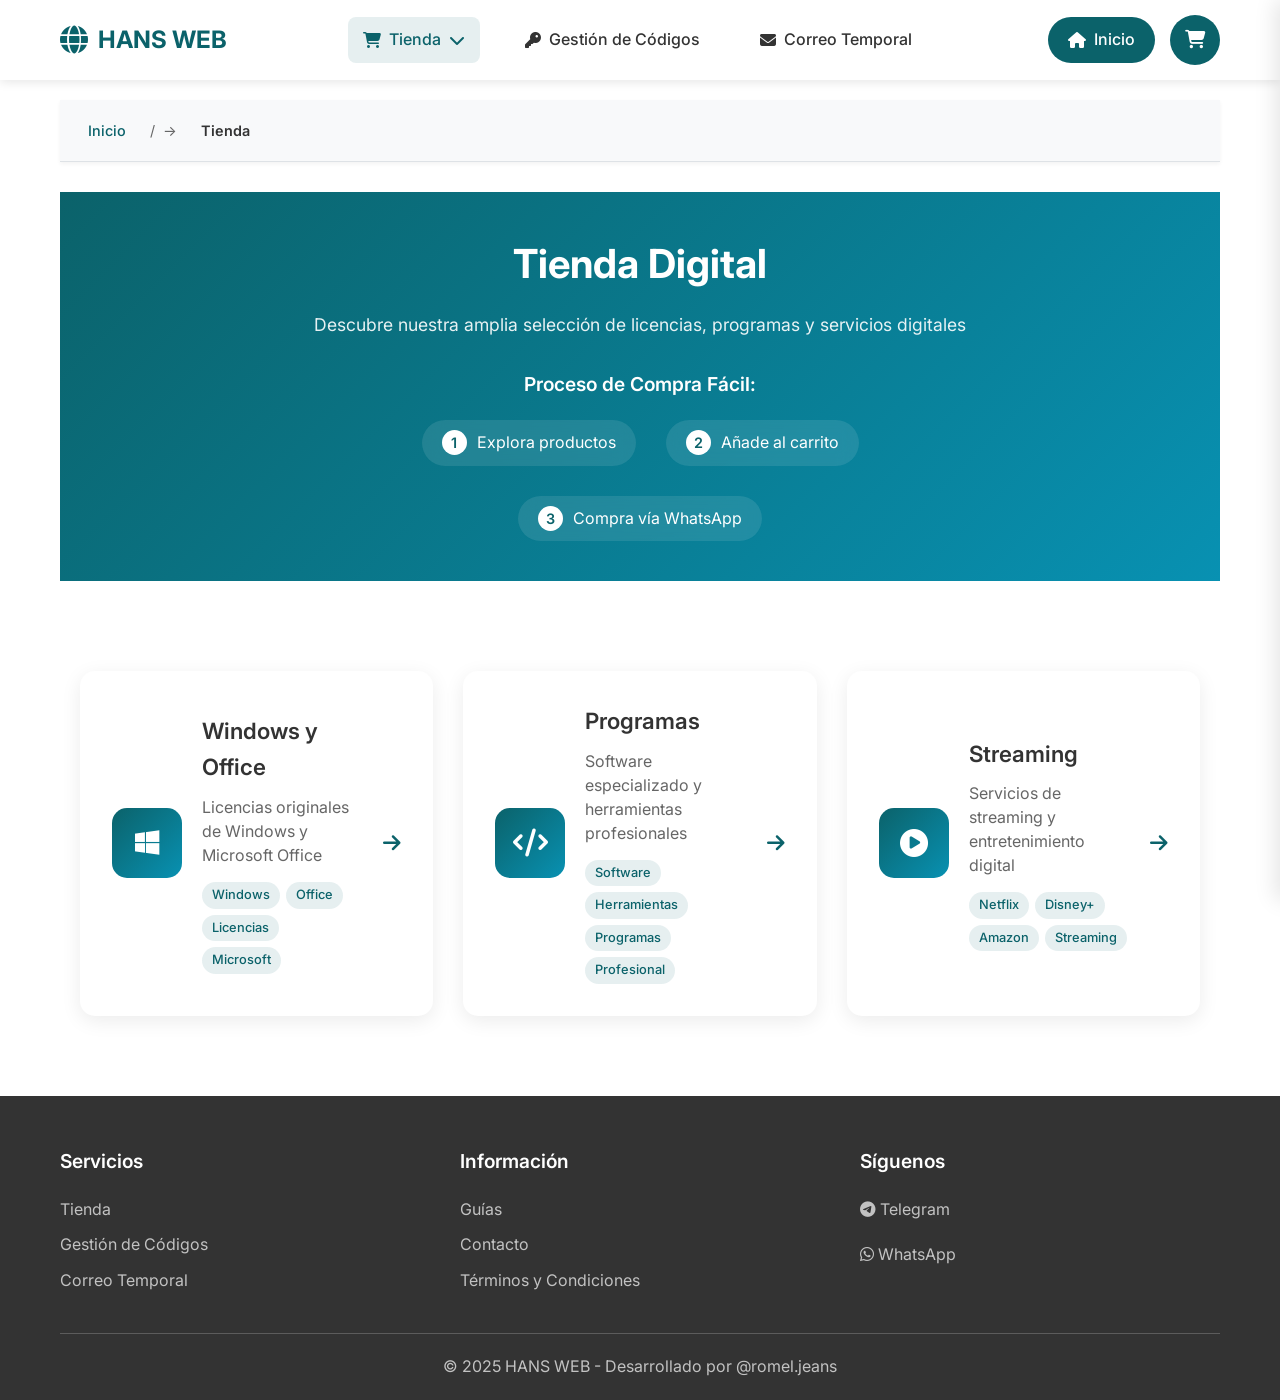
<file: tienda.html>
<!DOCTYPE html>
<html lang="es">
<head>
    <meta charset="UTF-8">
    <meta name="viewport" content="width=device-width, initial-scale=1.0">
    <title>Tienda Digital - HANS WEB</title>
    <meta name="description" content="Licencias originales de software, programas especializados y servicios de streaming en HANS WEB">
    <meta name="keywords" content="licencias Windows, Office, software, programas, streaming, Netflix, Disney+">
    <link rel="stylesheet" href="css/global.css">
    <link rel="stylesheet" href="css/tienda.css">
    <link href="https://fonts.googleapis.com/css2?family=Inter:wght@300;400;500;600;700&display=swap" rel="stylesheet">
    <link rel="stylesheet" href="https://cdnjs.cloudflare.com/ajax/libs/font-awesome/6.4.0/css/all.min.css">
</head>
<body>
    <!-- Header con carrito -->
    <header class="global-header">
        <div class="header-container">
            <div class="header-brand">
                <a href="index.html" class="brand-link">
                    <h1 class="brand-logo">
                        <i class="fas fa-globe"></i>
                        HANS WEB
                    </h1>
                </a>
            </div>
            
            <!-- Navegación Desktop -->
            <nav class="main-nav desktop-nav">
                <div class="nav-item dropdown">
                    <a href="tienda.html" class="nav-link active">
                        <i class="fas fa-shopping-cart"></i>
                        <span>Tienda</span>
                        <i class="fas fa-chevron-down"></i>
                    </a>
                    <div class="dropdown-menu">
                        <a href="Tienda/windowsoffice.html">Windows y Office</a>
                        <a href="Tienda/programas.html">Programas</a>
                        <a href="Tienda/streaming.html">Streaming</a>
                    </div>
                </div>
                <a href="gestion-codigos.html" class="nav-link">
                    <i class="fas fa-key"></i>
                    <span>Gestión de Códigos</span>
                </a>
                <a href="correo-temporal.html" class="nav-link">
                    <i class="fas fa-envelope"></i>
                    <span>Correo Temporal</span>
                </a>
            </nav>

            <!-- Header Actions con carrito -->
            <div class="header-actions">
                <a href="index.html" class="btn-home">
                    <i class="fas fa-home"></i>
                    <span>Inicio</span>
                </a>
                
                <!-- Botón del carrito -->
                <button class="cart-btn" id="cartBtn">
                    <i class="fas fa-shopping-cart"></i>
                    <span class="cart-count" id="cartCount">0</span>
                </button>
                
                <button class="mobile-menu-btn" id="mobileMenuBtn">
                    <i class="fas fa-bars"></i>
                </button>
            </div>
        </div>
    </header>

    <!-- Menú móvil lateral -->
    <div class="mobile-sidebar" id="mobileSidebar">
        <div class="sidebar-header">
            <h3>HANS WEB</h3>
            <button class="sidebar-close" id="sidebarClose">
                <i class="fas fa-times"></i>
            </button>
        </div>
        <nav class="sidebar-nav">
            <a href="tienda.html" class="sidebar-link active">
                <i class="fas fa-shopping-cart"></i>
                Tienda
            </a>
            <div class="sidebar-submenu">
                <a href="Tienda/windowsoffice.html">Windows y Office</a>
                <a href="Tienda/programas.html">Programas</a>
                <a href="Tienda/streaming.html">Streaming</a>
            </div>
            <a href="gestion-codigos.html" class="sidebar-link">
                <i class="fas fa-key"></i>
                Gestión de Códigos
            </a>
            <a href="correo-temporal.html" class="sidebar-link">
                <i class="fas fa-envelope"></i>
                Correo Temporal
            </a>
        </nav>
    </div>

    <!-- Carrito lateral -->
    <div class="cart-sidebar" id="cartSidebar">
        <div class="cart-header">
            <h3>
                <i class="fas fa-shopping-cart"></i>
                Carro de la Compra
            </h3>
            <button class="cart-close" id="cartClose">
                <i class="fas fa-times"></i>
            </button>
        </div>
        
        <div class="cart-content" id="cartContent">
            <div class="cart-empty">
                <i class="fas fa-shopping-cart"></i>
                <p>Tu carrito está vacío</p>
                <small>Añade productos para comenzar tu compra</small>
            </div>
        </div>
        
        <div class="cart-footer" id="cartFooter">
            <div class="cart-totals">
                <div class="cart-subtotal">
                    <span>Subtotal:</span>
                    <span id="cartSubtotal">S/ 0.00</span>
                </div>
                <div class="cart-total">
                    <span>Total:</span>
                    <span id="cartTotal">S/ 0.00</span>
                </div>
            </div>
            <button class="btn-checkout" id="checkoutBtn">
                <i class="fab fa-whatsapp"></i>
                Finalizar Compra
            </button>
        </div>
    </div>

    <!-- Contenido Principal -->
    <main class="main-content">
        <!-- Breadcrumbs -->
        <div class="breadcrumbs">
            <div class="container">
                <a href="index.html">Inicio</a>
                <span>/</span>
                <span>Tienda</span>
            </div>
        </div>

        <!-- Cabecera de Tienda -->
        <section class="store-header">
            <div class="container">
                <h1>Tienda Digital</h1>
                <p>Descubre nuestra amplia selección de licencias, programas y servicios digitales</p>
                
                <!-- Proceso de Compra -->
                <div class="purchase-process">
                    <h3>Proceso de Compra Fácil:</h3>
                    <div class="process-steps">
                        <div class="step">
                            <div class="step-number">1</div>
                            <span>Explora productos</span>
                        </div>
                        <div class="step">
                            <div class="step-number">2</div>
                            <span>Añade al carrito</span>
                        </div>
                        <div class="step">
                            <div class="step-number">3</div>
                            <span>Compra vía WhatsApp</span>
                        </div>
                    </div>
                </div>
            </div>
        </section>

        <!-- Categorías de Productos -->
        <section class="product-categories">
            <div class="container">
                <div class="categories-grid">
                    <!-- Windows y Office -->
                    <div class="category-card" onclick="navigateToCategory('Tienda/windowsoffice.html')">
                        <div class="category-icon">
                            <i class="fab fa-windows"></i>
                        </div>
                        <div class="category-content">
                            <h3>Windows y Office</h3>
                            <p>Licencias originales de Windows y Microsoft Office</p>
                            <div class="category-keywords">
                                <span class="keyword-tag">Windows</span>
                                <span class="keyword-tag">Office</span>
                                <span class="keyword-tag">Licencias</span>
                                <span class="keyword-tag">Microsoft</span>
                            </div>
                        </div>
                        <div class="category-arrow">
                            <i class="fas fa-arrow-right"></i>
                        </div>
                    </div>

                    <!-- Programas -->
                    <div class="category-card" onclick="navigateToCategory('Tienda/programas.html')">
                        <div class="category-icon">
                            <i class="fas fa-code"></i>
                        </div>
                        <div class="category-content">
                            <h3>Programas</h3>
                            <p>Software especializado y herramientas profesionales</p>
                            <div class="category-keywords">
                                <span class="keyword-tag">Software</span>
                                <span class="keyword-tag">Herramientas</span>
                                <span class="keyword-tag">Programas</span>
                                <span class="keyword-tag">Profesional</span>
                            </div>
                        </div>
                        <div class="category-arrow">
                            <i class="fas fa-arrow-right"></i>
                        </div>
                    </div>

                    <!-- Streaming -->
                    <div class="category-card" onclick="navigateToCategory('Tienda/streaming.html')">
                        <div class="category-icon">
                            <i class="fas fa-play-circle"></i>
                        </div>
                        <div class="category-content">
                            <h3>Streaming</h3>
                            <p>Servicios de streaming y entretenimiento digital</p>
                            <div class="category-keywords">
                                <span class="keyword-tag">Netflix</span>
                                <span class="keyword-tag">Disney+</span>
                                <span class="keyword-tag">Amazon</span>
                                <span class="keyword-tag">Streaming</span>
                            </div>
                        </div>
                        <div class="category-arrow">
                            <i class="fas fa-arrow-right"></i>
                        </div>
                    </div>
                </div>
            </div>
        </section>
    </main>

    <!-- Footer -->
    <footer class="global-footer">
        <div class="footer-container">
            <div class="footer-links">
                <div class="footer-column">
                    <h4>Servicios</h4>
                    <a href="tienda.html">Tienda</a>
                    <a href="gestion-codigos.html">Gestión de Códigos</a>
                    <a href="correo-temporal.html">Correo Temporal</a>
                </div>
                <div class="footer-column">
                    <h4>Información</h4>
                    <a href="#guias">Guías</a>
                    <a href="#contacto">Contacto</a>
                    <a href="#terminos">Términos y Condiciones</a>
                </div>
                <div class="footer-column">
                    <h4>Síguenos</h4>
                    <div class="social-links">
                        <a href="#" class="social-link">
                            <i class="fab fa-telegram"></i>
                            Telegram
                        </a>
                        <a href="https://wa.me/51965485348" class="social-link">
                            <i class="fab fa-whatsapp"></i>
                            WhatsApp
                        </a>
                    </div>
                </div>
            </div>
            <div class="footer-bottom">
                <p>&copy; 2025 HANS WEB - Desarrollado por @romel.jeans</p>
            </div>
        </div>
    </footer>

    <!-- Overlay para carrito -->
    <div class="cart-overlay" id="cartOverlay"></div>

    <script src="js/global.js"></script>
    <script src="js/carrito.js"></script>
</body>
</html>
</file>
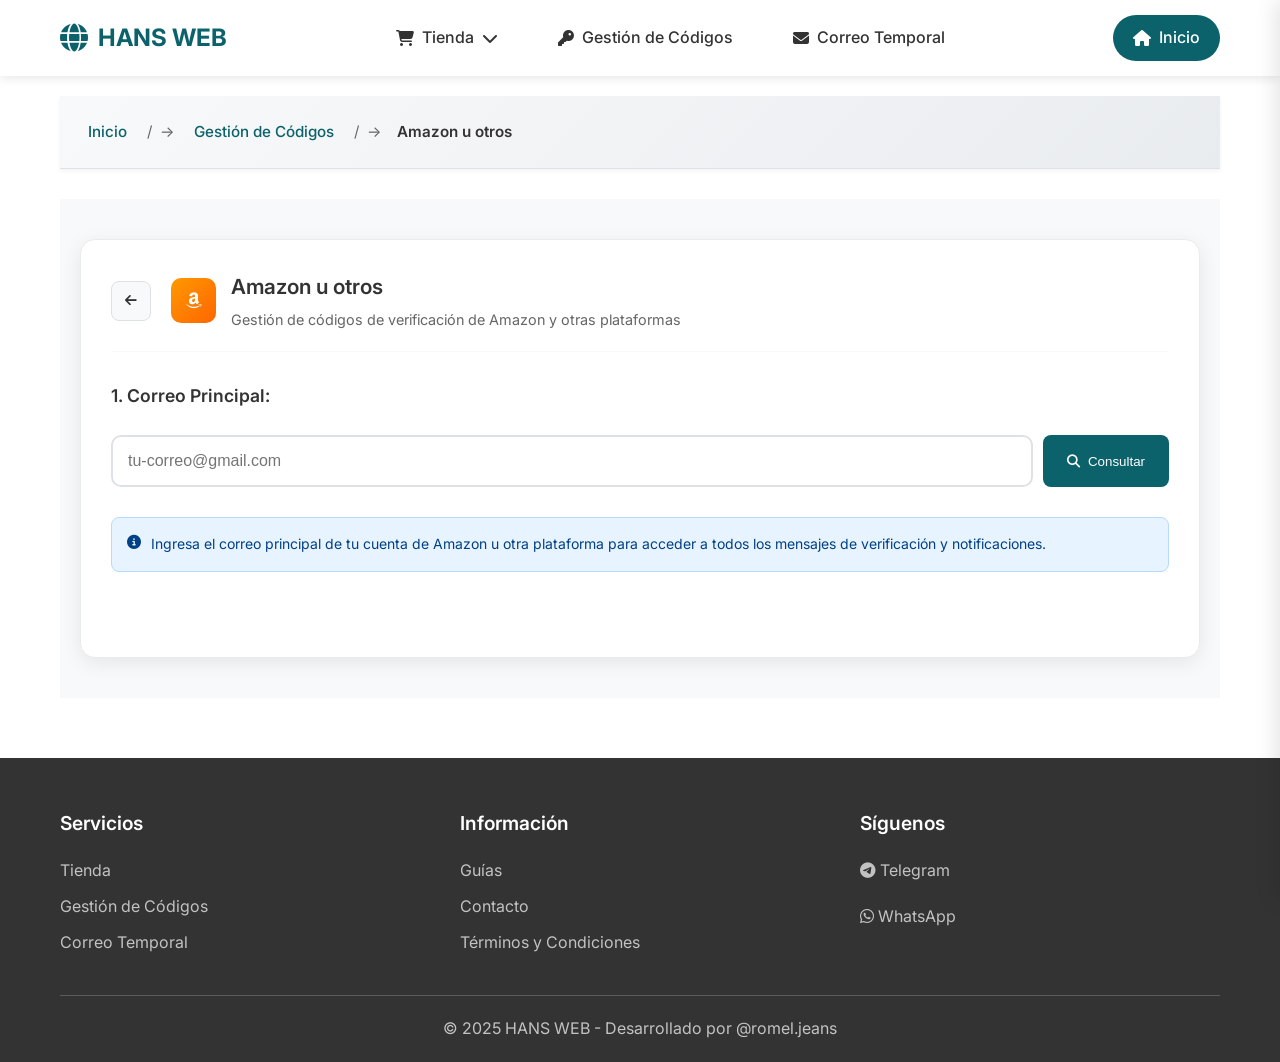
<file: Gestion-de-Codigos/Amazon-otros.html>
<!DOCTYPE html>
<html lang="es">
<head>
    <meta charset="UTF-8">
    <meta name="viewport" content="width=device-width, initial-scale=1.0">
    <title>Amazon u otros - Gestión de Códigos - HANS WEB</title>
    <meta name="description" content="Gestiona códigos de verificación de Amazon Prime Video y otras plataformas con HANS WEB">
    <meta name="keywords" content="Amazon, Prime Video, códigos verificación, streaming, gestión automática">
    <link rel="stylesheet" href="../css/global.css">
    <link rel="stylesheet" href="../css/gestion-codigos.css">
    <link href="https://fonts.googleapis.com/css2?family=Inter:wght@300;400;500;600;700&display=swap" rel="stylesheet">
    <link rel="stylesheet" href="https://cdnjs.cloudflare.com/ajax/libs/font-awesome/6.4.0/css/all.min.css">
</head>
<body>
    <!-- Header Global -->
    <header class="global-header">
        <div class="header-container">
            <div class="header-brand">
                <a href="../index.html" class="brand-link">
                    <h1 class="brand-logo">
                        <i class="fas fa-globe"></i>
                        HANS WEB
                    </h1>
                </a>
            </div>
            
            <!-- Navegación Desktop -->
            <nav class="main-nav desktop-nav">
                <div class="nav-item dropdown">
                    <a href="../tienda.html" class="nav-link">
                        <i class="fas fa-shopping-cart"></i>
                        <span>Tienda</span>
                        <i class="fas fa-chevron-down"></i>
                    </a>
                    <div class="dropdown-menu">
                        <a href="../Tienda/windowsoffice.html">Windows y Office</a>
                        <a href="../Tienda/programas.html">Programas</a>
                        <a href="../Tienda/streaming.html">Streaming</a>
                    </div>
                </div>
                <a href="../gestion-codigos.html" class="nav-link active">
                    <i class="fas fa-key"></i>
                    <span>Gestión de Códigos</span>
                </a>
                <a href="../correo-temporal.html" class="nav-link">
                    <i class="fas fa-envelope"></i>
                    <span>Correo Temporal</span>
                </a>
            </nav>

            <!-- Header Actions -->
            <div class="header-actions">
                <a href="../index.html" class="btn-home">
                    <i class="fas fa-home"></i>
                    <span>Inicio</span>
                </a>
                
                <button class="mobile-menu-btn" id="mobileMenuBtn">
                    <i class="fas fa-bars"></i>
                </button>
            </div>
        </div>
    </header>

    <!-- Menú móvil lateral -->
    <div class="mobile-sidebar" id="mobileSidebar">
        <div class="sidebar-header">
            <h3>HANS WEB</h3>
            <button class="sidebar-close" id="sidebarClose">
                <i class="fas fa-times"></i>
            </button>
        </div>
        <nav class="sidebar-nav">
            <a href="../tienda.html" class="sidebar-link">
                <i class="fas fa-shopping-cart"></i>
                Tienda
            </a>
            <div class="sidebar-submenu">
                <a href="../Tienda/windowsoffice.html">Windows y Office</a>
                <a href="../Tienda/programas.html">Programas</a>
                <a href="../Tienda/streaming.html">Streaming</a>
            </div>
            <a href="../gestion-codigos.html" class="sidebar-link active">
                <i class="fas fa-key"></i>
                Gestión de Códigos
            </a>
            <a href="../correo-temporal.html" class="sidebar-link">
                <i class="fas fa-envelope"></i>
                Correo Temporal
            </a>
        </nav>
    </div>

    <!-- Contenido Principal -->
    <main class="main-content">
        <!-- Breadcrumbs -->
        <div class="breadcrumbs">
            <div class="container">
                <a href="../index.html">Inicio</a>
                <span>/</span>
                <a href="../gestion-codigos.html">Gestión de Códigos</a>
                <span>/</span>
                <span>Amazon u otros</span>
            </div>
        </div>

        <!-- 1. Correo Principal -->
        <section id="emailInputSection" class="email-input-section">
            <div class="container">
                <div class="input-card">
                    <div class="input-header">
                        <button class="back-service-btn" onclick="backToServices()">
                            <i class="fas fa-arrow-left"></i>
                        </button>
                        <div class="selected-service-info">
                            <div class="service-icon-small amazon" style="background: linear-gradient(135deg, #ff9900, #ff6600);">
                                <i class="fab fa-amazon"></i>
                            </div>
                            <div>
                                <h3>Amazon u otros</h3>
                                <p>Gestión de códigos de verificación de Amazon y otras plataformas</p>
                            </div>
                        </div>
                    </div>

                    <div class="input-form">
                        <div class="input-group">
                            <label for="userEmail">1. Correo Principal:</label>
                            <div class="input-container">
                                <input 
                                    type="email" 
                                    id="userEmail" 
                                    placeholder="tu-correo@gmail.com" 
                                    autocomplete="email"
                                    required
                                >
                                <button id="consultBtn" class="btn-primary">
                                    <i class="fas fa-search"></i>
                                    Consultar
                                </button>
                            </div>
                            <div class="input-help">
                                <i class="fas fa-info-circle"></i>
                                <span>Ingresa el correo principal de tu cuenta de Amazon u otra plataforma para acceder a todos los mensajes de verificación y notificaciones.</span>
                            </div>
                            <div id="emailError" class="error-message"></div>
                        </div>
                    </div>
                </div>
            </div>
        </section>

        <!-- 2. Tu correo principal está activo -->
        <section id="messagesSection" class="messages-section hidden">
            <div class="container">
                <div class="email-card">
                    <!-- Plataforma seleccionada -->
                    <div class="selected-platform-header">
                        <div class="platform-info">
                            <div class="service-icon-small amazon" style="background: linear-gradient(135deg, #ff9900, #ff6600);">
                                <i class="fab fa-amazon"></i>
                            </div>
                            <span class="platform-name">Amazon u otros</span>
                        </div>
                    </div>
                    
                    <h2>2. Tu correo principal está activo</h2>
                    <div class="email-display">
                        <div class="email-address">
                            <i class="fas fa-envelope"></i>
                            <span id="principalEmailDisplay"></span>
                        </div>
                        <button id="copyPrincipalEmailBtn" class="btn-copy" title="Copiar al portapapeles">
                            <i class="fas fa-copy"></i>
                        </button>
                    </div>
                    <div class="email-status">
                        <div class="status-indicator">
                            <div id="statusDot" class="status-dot active"></div>
                            <span id="statusText">Activo - Esperando correos...</span>
                        </div>
                        <div class="email-actions">
                            <button class="change-email-btn" onclick="backToEmailInput()" title="Cambiar correo">
                                <i class="fas fa-exchange-alt"></i>
                                Cambiar correo
                            </button>
                        </div>
                    </div>
                </div>
            </div>
        </section>

        <!-- 3. Bandeja de Entrada -->
        <section id="inboxSection" class="inbox-section hidden">
            <div class="container">
                <div class="inbox-card">
                    <div class="inbox-header-compact">
                        <h3>
                            <i class="fas fa-inbox"></i>
                            3. Bandeja de Entrada
                        </h3>
                        <div class="inbox-controls">
                            <button id="refreshMessages" class="btn-secondary">
                                <i class="fas fa-sync"></i>
                                Actualizar
                            </button>
                            <select id="autoRefresh" class="refresh-select">
                                <option value="0">Manual</option>
                                <option value="5000">5 segundos</option>
                                <option value="10000" selected>10 segundos</option>
                                <option value="30000">30 segundos</option>
                                <option value="60000">1 minuto</option>
                            </select>
                        </div>
                    </div>
                    <div id="emailList" class="email-list">
                        <div class="no-emails">
                            <i class="fas fa-inbox"></i>
                            <p>No hay correos recibidos aún</p>
                            <small>Los nuevos mensajes aparecerán aquí automáticamente</small>
                        </div>
                    </div>
                </div>
            </div>
        </section>

        <!-- Modal de detalle de email -->
        <div id="emailModal" class="modal hidden">
            <div class="modal-content">
                <div class="modal-header-compact">
                    <h3 id="modalSubject"></h3>
                    <button id="closeModal" class="btn-close">
                        <i class="fas fa-times"></i>
                    </button>
                </div>
                <div class="modal-body">
                    <div class="email-meta-compact">
                        <div class="meta-item">
                            <strong>De:</strong>
                            <span id="modalFrom"></span>
                        </div>
                        <div class="meta-item">
                            <strong>Para:</strong>
                            <span id="modalTo"></span>
                        </div>
                        <div class="meta-item">
                            <strong>Fecha:</strong>
                            <span id="modalDate"></span>
                        </div>
                    </div>
                    <div class="email-content-focused">
                        <div id="modalContent"></div>
                    </div>
                </div>
            </div>
        </div>
    </main>

    <!-- Footer -->
    <footer class="global-footer">
        <div class="footer-container">
            <div class="footer-links">
                <div class="footer-column">
                    <h4>Servicios</h4>
                    <a href="../tienda.html">Tienda</a>
                    <a href="../gestion-codigos.html">Gestión de Códigos</a>
                    <a href="../correo-temporal.html">Correo Temporal</a>
                </div>
                <div class="footer-column">
                    <h4>Información</h4>
                    <a href="#guias">Guías</a>
                    <a href="#contacto">Contacto</a>
                    <a href="#terminos">Términos y Condiciones</a>
                </div>
                <div class="footer-column">
                    <h4>Síguenos</h4>
                    <div class="social-links">
                        <a href="#" class="social-link">
                            <i class="fab fa-telegram"></i>
                            Telegram
                        </a>
                        <a href="https://wa.me/51965485348" class="social-link">
                            <i class="fab fa-whatsapp"></i>
                            WhatsApp
                        </a>
                    </div>
                </div>
            </div>
            <div class="footer-bottom">
                <p>&copy; 2025 HANS WEB - Desarrollado por @romel.jeans</p>
            </div>
        </div>
    </footer>

    <!-- Loading Overlay -->
    <div id="loadingOverlay" class="loading-overlay hidden">
        <div class="loading-spinner">
            <i class="fas fa-spinner fa-spin"></i>
            <p>Consultando mensajes...</p>
        </div>
    </div>

    <!-- Toast Container -->
    <div id="toastContainer" class="toast-container"></div>

    <script src="../js/global.js"></script>
    <script src="../js/gestion-codigos.js"></script>
</body>
</html>
</file>
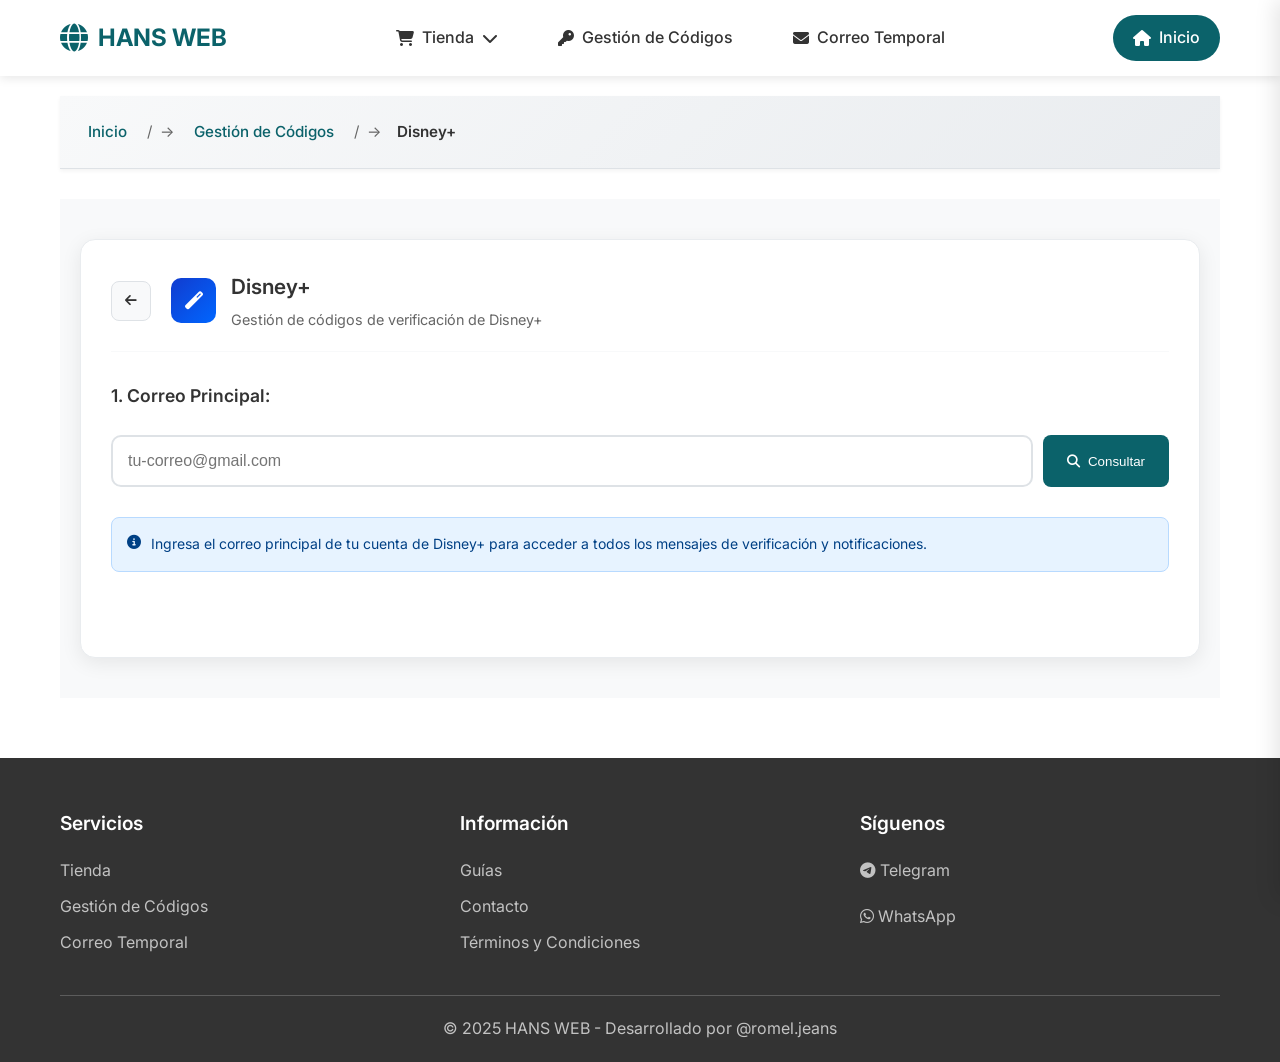
<file: Gestion-de-Codigos/Disney+.html>
<!DOCTYPE html>
<html lang="es">
<head>
    <meta charset="UTF-8">
    <meta name="viewport" content="width=device-width, initial-scale=1.0">
    <title>Disney+ - Gestión de Códigos - HANS WEB</title>
    <meta name="description" content="Gestiona códigos de verificación de Disney+ con HANS WEB">
    <meta name="keywords" content="Disney+, códigos verificación, streaming, gestión automática">
    <link rel="stylesheet" href="../css/global.css">
    <link rel="stylesheet" href="../css/gestion-codigos.css">
    <link href="https://fonts.googleapis.com/css2?family=Inter:wght@300;400;500;600;700&display=swap" rel="stylesheet">
    <link rel="stylesheet" href="https://cdnjs.cloudflare.com/ajax/libs/font-awesome/6.4.0/css/all.min.css">
</head>
<body>
    <!-- Header Global -->
    <header class="global-header">
        <div class="header-container">
            <div class="header-brand">
                <a href="../index.html" class="brand-link">
                    <h1 class="brand-logo">
                        <i class="fas fa-globe"></i>
                        HANS WEB
                    </h1>
                </a>
            </div>
            
            <!-- Navegación Desktop -->
            <nav class="main-nav desktop-nav">
                <div class="nav-item dropdown">
                    <a href="../tienda.html" class="nav-link">
                        <i class="fas fa-shopping-cart"></i>
                        <span>Tienda</span>
                        <i class="fas fa-chevron-down"></i>
                    </a>
                    <div class="dropdown-menu">
                        <a href="../Tienda/windowsoffice.html">Windows y Office</a>
                        <a href="../Tienda/programas.html">Programas</a>
                        <a href="../Tienda/streaming.html">Streaming</a>
                    </div>
                </div>
                <a href="../gestion-codigos.html" class="nav-link active">
                    <i class="fas fa-key"></i>
                    <span>Gestión de Códigos</span>
                </a>
                <a href="../correo-temporal.html" class="nav-link">
                    <i class="fas fa-envelope"></i>
                    <span>Correo Temporal</span>
                </a>
            </nav>

            <!-- Header Actions -->
            <div class="header-actions">
                <a href="../index.html" class="btn-home">
                    <i class="fas fa-home"></i>
                    <span>Inicio</span>
                </a>
                
                <button class="mobile-menu-btn" id="mobileMenuBtn">
                    <i class="fas fa-bars"></i>
                </button>
            </div>
        </div>
    </header>

    <!-- Menú móvil lateral -->
    <div class="mobile-sidebar" id="mobileSidebar">
        <div class="sidebar-header">
            <h3>HANS WEB</h3>
            <button class="sidebar-close" id="sidebarClose">
                <i class="fas fa-times"></i>
            </button>
        </div>
        <nav class="sidebar-nav">
            <a href="../tienda.html" class="sidebar-link">
                <i class="fas fa-shopping-cart"></i>
                Tienda
            </a>
            <div class="sidebar-submenu">
                <a href="../Tienda/windowsoffice.html">Windows y Office</a>
                <a href="../Tienda/programas.html">Programas</a>
                <a href="../Tienda/streaming.html">Streaming</a>
            </div>
            <a href="../gestion-codigos.html" class="sidebar-link active">
                <i class="fas fa-key"></i>
                Gestión de Códigos
            </a>
            <a href="../correo-temporal.html" class="sidebar-link">
                <i class="fas fa-envelope"></i>
                Correo Temporal
            </a>
        </nav>
    </div>

    <!-- Contenido Principal -->
    <main class="main-content">
        <!-- Breadcrumbs -->
        <div class="breadcrumbs">
            <div class="container">
                <a href="../index.html">Inicio</a>
                <span>/</span>
                <a href="../gestion-codigos.html">Gestión de Códigos</a>
                <span>/</span>
                <span>Disney+</span>
            </div>
        </div>

        <!-- 1. Correo Principal -->
        <section id="emailInputSection" class="email-input-section">
            <div class="container">
                <div class="input-card">
                    <div class="input-header">
                        <button class="back-service-btn" onclick="backToServices()">
                            <i class="fas fa-arrow-left"></i>
                        </button>
                        <div class="selected-service-info">
                            <div class="service-icon-small disney" style="background: linear-gradient(135deg, #113ccf, #0066ff);">
                                <i class="fas fa-magic"></i>
                            </div>
                            <div>
                                <h3>Disney+</h3>
                                <p>Gestión de códigos de verificación de Disney+</p>
                            </div>
                        </div>
                    </div>

                    <div class="input-form">
                        <div class="input-group">
                            <label for="userEmail">1. Correo Principal:</label>
                            <div class="input-container">
                                <input 
                                    type="email" 
                                    id="userEmail" 
                                    placeholder="tu-correo@gmail.com" 
                                    autocomplete="email"
                                    required
                                >
                                <button id="consultBtn" class="btn-primary">
                                    <i class="fas fa-search"></i>
                                    Consultar
                                </button>
                            </div>
                            <div class="input-help">
                                <i class="fas fa-info-circle"></i>
                                <span>Ingresa el correo principal de tu cuenta de Disney+ para acceder a todos los mensajes de verificación y notificaciones.</span>
                            </div>
                            <div id="emailError" class="error-message"></div>
                        </div>
                    </div>
                </div>
            </div>
        </section>

        <!-- 2. Tu correo principal está activo -->
        <section id="messagesSection" class="messages-section hidden">
            <div class="container">
                <div class="email-card">
                    <!-- Plataforma seleccionada -->
                    <div class="selected-platform-header">
                        <div class="platform-info">
                            <div class="service-icon-small disney" style="background: linear-gradient(135deg, #113ccf, #0066ff);">
                                <i class="fas fa-magic"></i>
                            </div>
                            <span class="platform-name">Disney+</span>
                        </div>
                    </div>
                    
                    <h2>2. Tu correo principal está activo</h2>
                    <div class="email-display">
                        <div class="email-address">
                            <i class="fas fa-envelope"></i>
                            <span id="principalEmailDisplay"></span>
                        </div>
                        <button id="copyPrincipalEmailBtn" class="btn-copy" title="Copiar al portapapeles">
                            <i class="fas fa-copy"></i>
                        </button>
                    </div>
                    <div class="email-status">
                        <div class="status-indicator">
                            <div id="statusDot" class="status-dot active"></div>
                            <span id="statusText">Activo - Esperando correos...</span>
                        </div>
                        <div class="email-actions">
                            <button class="change-email-btn" onclick="backToEmailInput()" title="Cambiar correo">
                                <i class="fas fa-exchange-alt"></i>
                                Cambiar correo
                            </button>
                        </div>
                    </div>
                </div>
            </div>
        </section>

        <!-- 3. Bandeja de Entrada -->
        <section id="inboxSection" class="inbox-section hidden">
            <div class="container">
                <div class="inbox-card">
                    <div class="inbox-header-compact">
                        <h3>
                            <i class="fas fa-inbox"></i>
                            3. Bandeja de Entrada
                        </h3>
                        <div class="inbox-controls">
                            <button id="refreshMessages" class="btn-secondary">
                                <i class="fas fa-sync"></i>
                                Actualizar
                            </button>
                            <select id="autoRefresh" class="refresh-select">
                                <option value="0">Manual</option>
                                <option value="5000">5 segundos</option>
                                <option value="10000" selected>10 segundos</option>
                                <option value="30000">30 segundos</option>
                                <option value="60000">1 minuto</option>
                            </select>
                        </div>
                    </div>
                    <div id="emailList" class="email-list">
                        <div class="no-emails">
                            <i class="fas fa-inbox"></i>
                            <p>No hay correos recibidos aún</p>
                            <small>Los nuevos mensajes aparecerán aquí automáticamente</small>
                        </div>
                    </div>
                </div>
            </div>
        </section>

        <!-- Modal de detalle de email -->
        <div id="emailModal" class="modal hidden">
            <div class="modal-content">
                <div class="modal-header-compact">
                    <h3 id="modalSubject"></h3>
                    <button id="closeModal" class="btn-close">
                        <i class="fas fa-times"></i>
                    </button>
                </div>
                <div class="modal-body">
                    <div class="email-meta-compact">
                        <div class="meta-item">
                            <strong>De:</strong>
                            <span id="modalFrom"></span>
                        </div>
                        <div class="meta-item">
                            <strong>Para:</strong>
                            <span id="modalTo"></span>
                        </div>
                        <div class="meta-item">
                            <strong>Fecha:</strong>
                            <span id="modalDate"></span>
                        </div>
                    </div>
                    <div class="email-content-focused">
                        <div id="modalContent"></div>
                    </div>
                </div>
            </div>
        </div>
    </main>

    <!-- Footer -->
    <footer class="global-footer">
        <div class="footer-container">
            <div class="footer-links">
                <div class="footer-column">
                    <h4>Servicios</h4>
                    <a href="../tienda.html">Tienda</a>
                    <a href="../gestion-codigos.html">Gestión de Códigos</a>
                    <a href="../correo-temporal.html">Correo Temporal</a>
                </div>
                <div class="footer-column">
                    <h4>Información</h4>
                    <a href="#guias">Guías</a>
                    <a href="#contacto">Contacto</a>
                    <a href="#terminos">Términos y Condiciones</a>
                </div>
                <div class="footer-column">
                    <h4>Síguenos</h4>
                    <div class="social-links">
                        <a href="#" class="social-link">
                            <i class="fab fa-telegram"></i>
                            Telegram
                        </a>
                        <a href="https://wa.me/51965485348" class="social-link">
                            <i class="fab fa-whatsapp"></i>
                            WhatsApp
                        </a>
                    </div>
                </div>
            </div>
            <div class="footer-bottom">
                <p>&copy; 2025 HANS WEB - Desarrollado por @romel.jeans</p>
            </div>
        </div>
    </footer>

    <!-- Loading Overlay -->
    <div id="loadingOverlay" class="loading-overlay hidden">
        <div class="loading-spinner">
            <i class="fas fa-spinner fa-spin"></i>
            <p>Consultando mensajes...</p>
        </div>
    </div>

    <!-- Toast Container -->
    <div id="toastContainer" class="toast-container"></div>

    <script src="../js/global.js"></script>
    <script src="../js/gestion-codigos.js"></script>
</body>
</html>
</file>
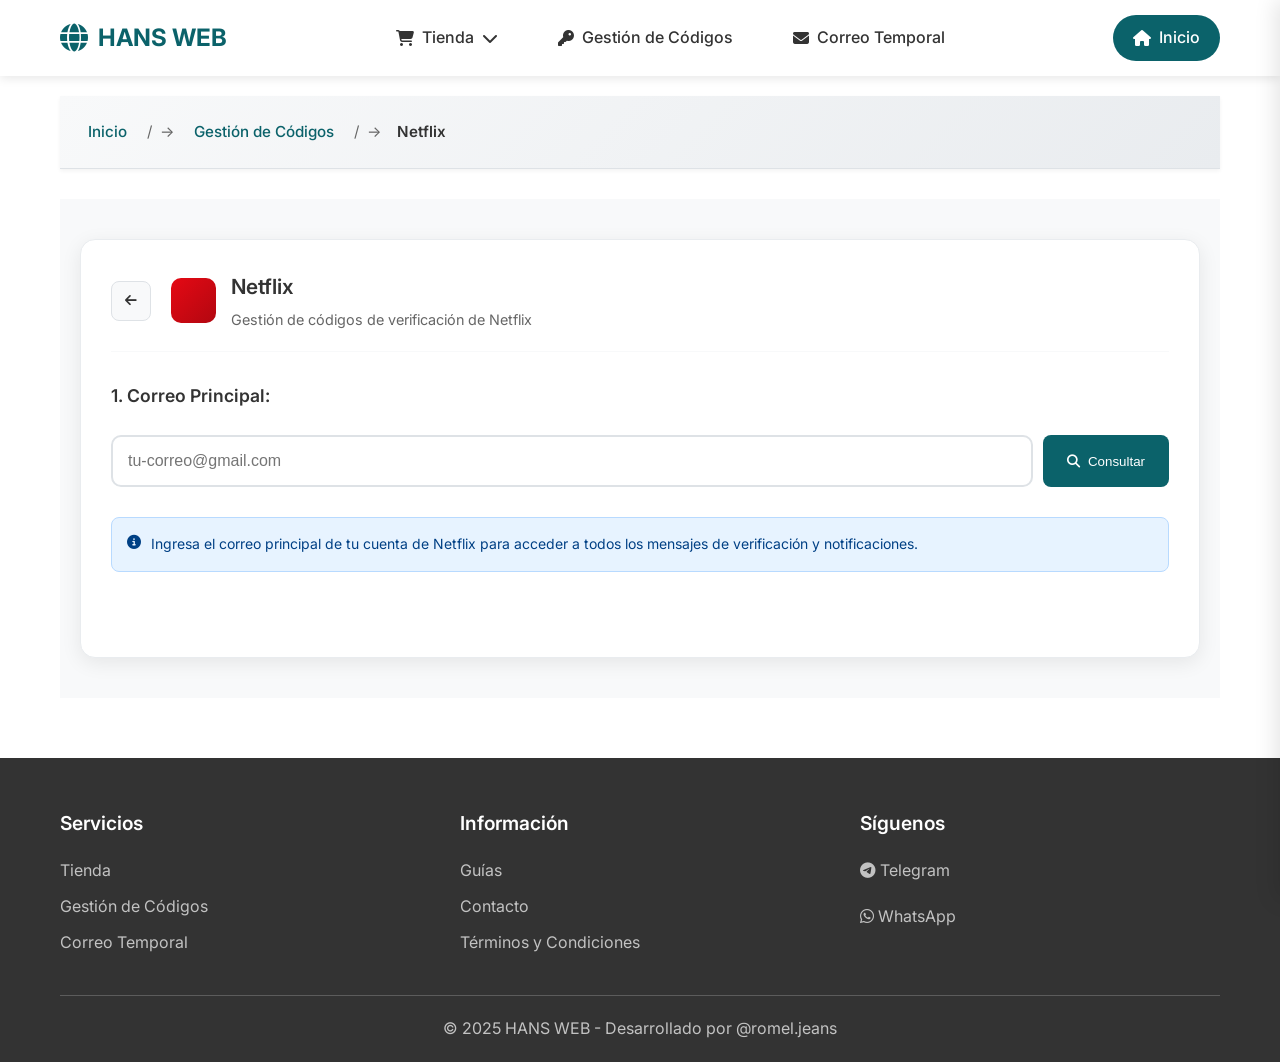
<file: Gestion-de-Codigos/Netflix.html>
<!DOCTYPE html>
<html lang="es">
<head>
    <meta charset="UTF-8">
    <meta name="viewport" content="width=device-width, initial-scale=1.0">
    <title>Netflix - Gestión de Códigos - HANS WEB</title>
    <meta name="description" content="Gestiona códigos de verificación de Netflix con HANS WEB">
    <meta name="keywords" content="Netflix, códigos verificación, streaming, gestión automática">
    <link rel="stylesheet" href="../css/global.css">
    <link rel="stylesheet" href="../css/gestion-codigos.css">
    <link href="https://fonts.googleapis.com/css2?family=Inter:wght@300;400;500;600;700&display=swap" rel="stylesheet">
    <link rel="stylesheet" href="https://cdnjs.cloudflare.com/ajax/libs/font-awesome/6.4.0/css/all.min.css">
</head>
<body>
    <!-- Header Global -->
    <header class="global-header">
        <div class="header-container">
            <div class="header-brand">
                <a href="../index.html" class="brand-link">
                    <h1 class="brand-logo">
                        <i class="fas fa-globe"></i>
                        HANS WEB
                    </h1>
                </a>
            </div>
            
            <!-- Navegación Desktop -->
            <nav class="main-nav desktop-nav">
                <div class="nav-item dropdown">
                    <a href="../tienda.html" class="nav-link">
                        <i class="fas fa-shopping-cart"></i>
                        <span>Tienda</span>
                        <i class="fas fa-chevron-down"></i>
                    </a>
                    <div class="dropdown-menu">
                        <a href="../Tienda/windowsoffice.html">Windows y Office</a>
                        <a href="../Tienda/programas.html">Programas</a>
                        <a href="../Tienda/streaming.html">Streaming</a>
                    </div>
                </div>
                <a href="../gestion-codigos.html" class="nav-link active">
                    <i class="fas fa-key"></i>
                    <span>Gestión de Códigos</span>
                </a>
                <a href="../correo-temporal.html" class="nav-link">
                    <i class="fas fa-envelope"></i>
                    <span>Correo Temporal</span>
                </a>
            </nav>

            <!-- Header Actions -->
            <div class="header-actions">
                <a href="../index.html" class="btn-home">
                    <i class="fas fa-home"></i>
                    <span>Inicio</span>
                </a>
                
                <button class="mobile-menu-btn" id="mobileMenuBtn">
                    <i class="fas fa-bars"></i>
                </button>
            </div>
        </div>
    </header>

    <!-- Menú móvil lateral -->
    <div class="mobile-sidebar" id="mobileSidebar">
        <div class="sidebar-header">
            <h3>HANS WEB</h3>
            <button class="sidebar-close" id="sidebarClose">
                <i class="fas fa-times"></i>
            </button>
        </div>
        <nav class="sidebar-nav">
            <a href="../tienda.html" class="sidebar-link">
                <i class="fas fa-shopping-cart"></i>
                Tienda
            </a>
            <div class="sidebar-submenu">
                <a href="../Tienda/windowsoffice.html">Windows y Office</a>
                <a href="../Tienda/programas.html">Programas</a>
                <a href="../Tienda/streaming.html">Streaming</a>
            </div>
            <a href="../gestion-codigos.html" class="sidebar-link active">
                <i class="fas fa-key"></i>
                Gestión de Códigos
            </a>
            <a href="../correo-temporal.html" class="sidebar-link">
                <i class="fas fa-envelope"></i>
                Correo Temporal
            </a>
        </nav>
    </div>

    <!-- Contenido Principal -->
    <main class="main-content">
        <!-- Breadcrumbs -->
        <div class="breadcrumbs">
            <div class="container">
                <a href="../index.html">Inicio</a>
                <span>/</span>
                <a href="../gestion-codigos.html">Gestión de Códigos</a>
                <span>/</span>
                <span>Netflix</span>
            </div>
        </div>

        <!-- 1. Correo Principal -->
        <section id="emailInputSection" class="email-input-section">
            <div class="container">
                <div class="input-card">
                    <div class="input-header">
                        <button class="back-service-btn" onclick="backToServices()">
                            <i class="fas fa-arrow-left"></i>
                        </button>
                        <div class="selected-service-info">
                            <div class="service-icon-small netflix" style="background: linear-gradient(135deg, #e50914, #b20710);">
                                <i class="fab fa-netflix"></i>
                            </div>
                            <div>
                                <h3>Netflix</h3>
                                <p>Gestión de códigos de verificación de Netflix</p>
                            </div>
                        </div>
                    </div>

                    <div class="input-form">
                        <div class="input-group">
                            <label for="userEmail">1. Correo Principal:</label>
                            <div class="input-container">
                                <input 
                                    type="email" 
                                    id="userEmail" 
                                    placeholder="tu-correo@gmail.com" 
                                    autocomplete="email"
                                    required
                                >
                                <button id="consultBtn" class="btn-primary">
                                    <i class="fas fa-search"></i>
                                    Consultar
                                </button>
                            </div>
                            <div class="input-help">
                                <i class="fas fa-info-circle"></i>
                                <span>Ingresa el correo principal de tu cuenta de Netflix para acceder a todos los mensajes de verificación y notificaciones.</span>
                            </div>
                            <div id="emailError" class="error-message"></div>
                        </div>
                    </div>
                </div>
            </div>
        </section>

        <!-- 2. Tu correo principal está activo -->
        <section id="messagesSection" class="messages-section hidden">
            <div class="container">
                <div class="email-card">
                    <!-- Plataforma seleccionada -->
                    <div class="selected-platform-header">
                        <div class="platform-info">
                            <div class="service-icon-small netflix" style="background: linear-gradient(135deg, #e50914, #b20710);">
                                <i class="fab fa-netflix"></i>
                            </div>
                            <span class="platform-name">Netflix</span>
                        </div>
                    </div>
                    
                    <h2>2. Tu correo principal está activo</h2>
                    <div class="email-display">
                        <div class="email-address">
                            <i class="fas fa-envelope"></i>
                            <span id="principalEmailDisplay"></span>
                        </div>
                        <button id="copyPrincipalEmailBtn" class="btn-copy" title="Copiar al portapapeles">
                            <i class="fas fa-copy"></i>
                        </button>
                    </div>
                    <div class="email-status">
                        <div class="status-indicator">
                            <div id="statusDot" class="status-dot active"></div>
                            <span id="statusText">Activo - Esperando correos...</span>
                        </div>
                        <div class="email-actions">
                            <button class="change-email-btn" onclick="backToEmailInput()" title="Cambiar correo">
                                <i class="fas fa-exchange-alt"></i>
                                Cambiar correo
                            </button>
                        </div>
                    </div>
                </div>
            </div>
        </section>

        <!-- 3. Bandeja de Entrada -->
        <section id="inboxSection" class="inbox-section hidden">
            <div class="container">
                <div class="inbox-card">
                    <div class="inbox-header-compact">
                        <h3>
                            <i class="fas fa-inbox"></i>
                            3. Bandeja de Entrada
                        </h3>
                        <div class="inbox-controls">
                            <button id="refreshMessages" class="btn-secondary">
                                <i class="fas fa-sync"></i>
                                Actualizar
                            </button>
                            <select id="autoRefresh" class="refresh-select">
                                <option value="0">Manual</option>
                                <option value="5000">5 segundos</option>
                                <option value="10000" selected>10 segundos</option>
                                <option value="30000">30 segundos</option>
                                <option value="60000">1 minuto</option>
                            </select>
                        </div>
                    </div>
                    <div id="emailList" class="email-list">
                        <div class="no-emails">
                            <i class="fas fa-inbox"></i>
                            <p>No hay correos recibidos aún</p>
                            <small>Los nuevos mensajes aparecerán aquí automáticamente</small>
                        </div>
                    </div>
                </div>
            </div>
        </section>

        <!-- Modal de detalle de email -->
        <div id="emailModal" class="modal hidden">
            <div class="modal-content">
                <div class="modal-header-compact">
                    <h3 id="modalSubject"></h3>
                    <button id="closeModal" class="btn-close">
                        <i class="fas fa-times"></i>
                    </button>
                </div>
                <div class="modal-body">
                    <div class="email-meta-compact">
                        <div class="meta-item">
                            <strong>De:</strong>
                            <span id="modalFrom"></span>
                        </div>
                        <div class="meta-item">
                            <strong>Para:</strong>
                            <span id="modalTo"></span>
                        </div>
                        <div class="meta-item">
                            <strong>Fecha:</strong>
                            <span id="modalDate"></span>
                        </div>
                    </div>
                    <div class="email-content-focused">
                        <div id="modalContent"></div>
                    </div>
                </div>
            </div>
        </div>
    </main>

    <!-- Footer -->
    <footer class="global-footer">
        <div class="footer-container">
            <div class="footer-links">
                <div class="footer-column">
                    <h4>Servicios</h4>
                    <a href="../tienda.html">Tienda</a>
                    <a href="../gestion-codigos.html">Gestión de Códigos</a>
                    <a href="../correo-temporal.html">Correo Temporal</a>
                </div>
                <div class="footer-column">
                    <h4>Información</h4>
                    <a href="#guias">Guías</a>
                    <a href="#contacto">Contacto</a>
                    <a href="#terminos">Términos y Condiciones</a>
                </div>
                <div class="footer-column">
                    <h4>Síguenos</h4>
                    <div class="social-links">
                        <a href="#" class="social-link">
                            <i class="fab fa-telegram"></i>
                            Telegram
                        </a>
                        <a href="https://wa.me/51965485348" class="social-link">
                            <i class="fab fa-whatsapp"></i>
                            WhatsApp
                        </a>
                    </div>
                </div>
            </div>
            <div class="footer-bottom">
                <p>&copy; 2025 HANS WEB - Desarrollado por @romel.jeans</p>
            </div>
        </div>
    </footer>

    <!-- Loading Overlay -->
    <div id="loadingOverlay" class="loading-overlay hidden">
        <div class="loading-spinner">
            <i class="fas fa-spinner fa-spin"></i>
            <p>Consultando mensajes...</p>
        </div>
    </div>

    <!-- Toast Container -->
    <div id="toastContainer" class="toast-container"></div>

    <script src="../js/global.js"></script>
    <script src="../js/gestion-codigos.js"></script>
</body>
</html>
</file>
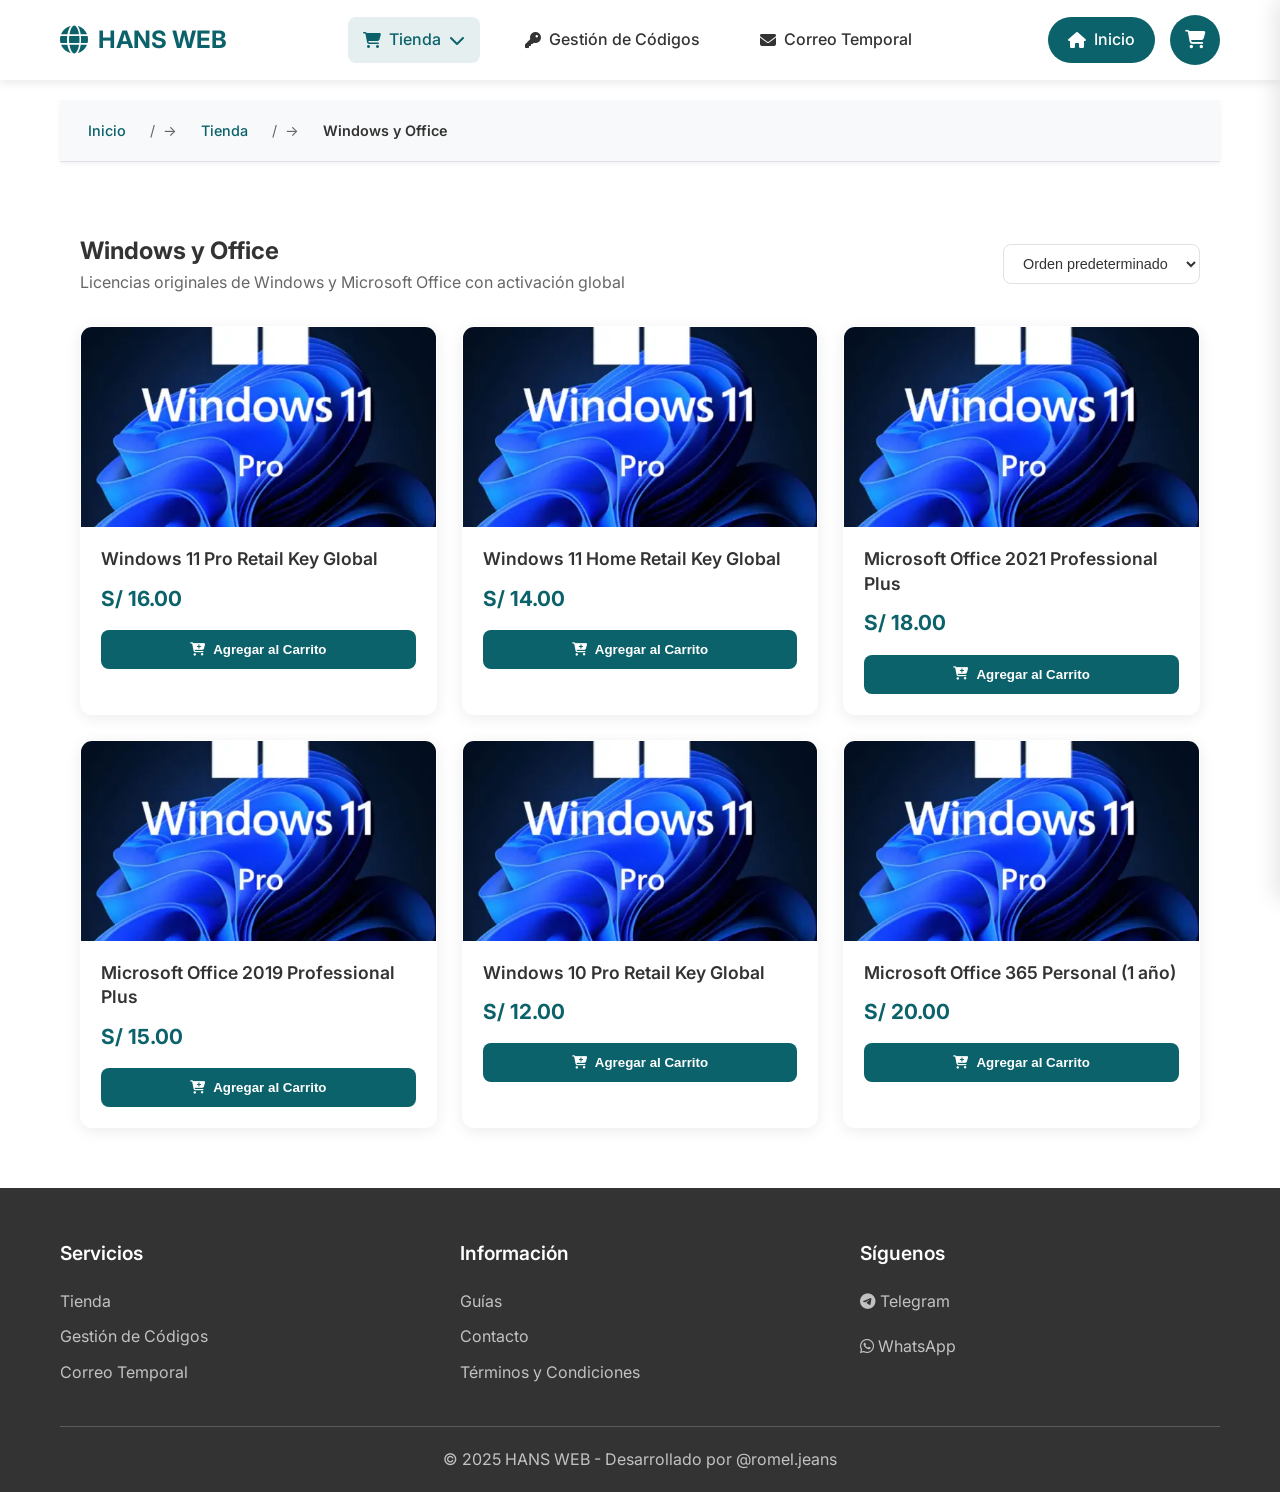
<file: Tienda/windowsoffice.html>
<!DOCTYPE html>
<html lang="es">
<head>
    <meta charset="UTF-8">
    <meta name="viewport" content="width=device-width, initial-scale=1.0">
    <title>Windows y Office - Tienda Digital - HANS WEB</title>
    <meta name="description" content="Licencias originales de Windows y Microsoft Office con activación global y soporte 24/7">
    <meta name="keywords" content="Windows 11, Office 2021, licencias originales, Microsoft, activación global">
    <link rel="stylesheet" href="../css/global.css">
    <link rel="stylesheet" href="../css/tienda.css">
    <link href="https://fonts.googleapis.com/css2?family=Inter:wght@300;400;500;600;700&display=swap" rel="stylesheet">
    <link rel="stylesheet" href="https://cdnjs.cloudflare.com/ajax/libs/font-awesome/6.4.0/css/all.min.css">
</head>
<body>
    <!-- Header con carrito -->
    <header class="global-header">
        <div class="header-container">
            <div class="header-brand">
                <a href="../index.html" class="brand-link">
                    <h1 class="brand-logo">
                        <i class="fas fa-globe"></i>
                        HANS WEB
                    </h1>
                </a>
            </div>
            
            <!-- Navegación Desktop -->
            <nav class="main-nav desktop-nav">
                <div class="nav-item dropdown">
                    <a href="../tienda.html" class="nav-link active">
                        <i class="fas fa-shopping-cart"></i>
                        <span>Tienda</span>
                        <i class="fas fa-chevron-down"></i>
                    </a>
                    <div class="dropdown-menu">
                        <a href="windowsoffice.html" class="active">Windows y Office</a>
                        <a href="programas.html">Programas</a>
                        <a href="streaming.html">Streaming</a>
                    </div>
                </div>
                <a href="../gestion-codigos.html" class="nav-link">
                    <i class="fas fa-key"></i>
                    <span>Gestión de Códigos</span>
                </a>
                <a href="../correo-temporal.html" class="nav-link">
                    <i class="fas fa-envelope"></i>
                    <span>Correo Temporal</span>
                </a>
            </nav>

            <!-- Header Actions con carrito -->
            <div class="header-actions">
                <a href="../index.html" class="btn-home">
                    <i class="fas fa-home"></i>
                    <span>Inicio</span>
                </a>
                
                <!-- Botón del carrito -->
                <button class="cart-btn" id="cartBtn">
                    <i class="fas fa-shopping-cart"></i>
                    <span class="cart-count" id="cartCount">0</span>
                </button>
                
                <button class="mobile-menu-btn" id="mobileMenuBtn">
                    <i class="fas fa-bars"></i>
                </button>
            </div>
        </div>
    </header>

    <!-- Menú móvil lateral -->
    <div class="mobile-sidebar" id="mobileSidebar">
        <div class="sidebar-header">
            <h3>HANS WEB</h3>
            <button class="sidebar-close" id="sidebarClose">
                <i class="fas fa-times"></i>
            </button>
        </div>
        <nav class="sidebar-nav">
            <a href="../tienda.html" class="sidebar-link active">
                <i class="fas fa-shopping-cart"></i>
                Tienda
            </a>
            <div class="sidebar-submenu">
                <a href="windowsoffice.html" class="active">Windows y Office</a>
                <a href="programas.html">Programas</a>
                <a href="streaming.html">Streaming</a>
            </div>
            <a href="../gestion-codigos.html" class="sidebar-link">
                <i class="fas fa-key"></i>
                Gestión de Códigos
            </a>
            <a href="../correo-temporal.html" class="sidebar-link">
                <i class="fas fa-envelope"></i>
                Correo Temporal
            </a>
        </nav>
    </div>

    <!-- Carrito lateral -->
    <div class="cart-sidebar" id="cartSidebar">
        <div class="cart-header">
            <h3>
                <i class="fas fa-shopping-cart"></i>
                Carro de la Compra
            </h3>
            <button class="cart-close" id="cartClose">
                <i class="fas fa-times"></i>
            </button>
        </div>
        
        <div class="cart-content" id="cartContent">
            <div class="cart-empty">
                <i class="fas fa-shopping-cart"></i>
                <p>Tu carrito está vacío</p>
                <small>Añade productos para comenzar tu compra</small>
            </div>
        </div>
        
        <div class="cart-footer" id="cartFooter">
            <div class="cart-totals">
                <div class="cart-subtotal">
                    <span>Subtotal:</span>
                    <span id="cartSubtotal">S/ 0.00</span>
                </div>
                <div class="cart-total">
                    <span>Total:</span>
                    <span id="cartTotal">S/ 0.00</span>
                </div>
            </div>
            <button class="btn-checkout" id="checkoutBtn">
                <i class="fab fa-whatsapp"></i>
                Finalizar Compra
            </button>
        </div>
    </div>

    <!-- Contenido Principal -->
    <main class="main-content">
        <!-- Breadcrumbs -->
        <div class="breadcrumbs">
            <div class="container">
                <a href="../index.html">Inicio</a>
                <span>/</span>
                <a href="../tienda.html">Tienda</a>
                <span>/</span>
                <span>Windows y Office</span>
            </div>
        </div>

        <!-- Cabecera de categoría -->
        <section class="products-section">
            <div class="container">
                <div class="products-header">
                    <div class="products-title">
                        <h1>Windows y Office</h1>
                        <p>Licencias originales de Windows y Microsoft Office con activación global</p>
                    </div>
                    <div class="products-controls">
                        <select id="sortSelect" class="sort-select">
                            <option value="default">Orden predeterminado</option>
                            <option value="price-low">Precio: de bajo a alto</option>
                            <option value="price-high">Precio: de alto a bajo</option>
                        </select>
                    </div>
                </div>

                <!-- Grid de productos -->
                <div class="products-grid" id="productsGrid">
                    <!-- Windows 11 Pro -->
                    <div class="product-card" data-product-id="win11-pro-001" data-category="windows-office" data-price="16.00">
                        <div class="product-image" onclick="openProduct('Windows-Office/windows11pro.html')">
                            <img src="../img/windows11home.webp" alt="Windows 11 Pro" onerror="this.src='../img/windows11home.webp'">
                        </div>
                        <div class="product-info">
                            <h3 class="product-title" onclick="openProduct('Windows-Office/windows11pro.html')">Windows 11 Pro Retail Key Global</h3>
                            <div class="product-price">S/ 16.00</div>
                            <button class="add-to-cart-btn">
                                <i class="fas fa-cart-plus"></i>
                                Agregar al Carrito
                            </button>
                        </div>
                    </div>

                    <!-- Windows 11 Home -->
                    <div class="product-card" data-product-id="win11-home-001" data-category="windows-office" data-price="14.00">
                        <div class="product-image" onclick="openProduct('Windows-Office/windows11home.html')">
                            <img src="../img/windows11home.webp" alt="Windows 11 Home" onerror="this.src='../img/placeholder.jpg'">
                        </div>
                        <div class="product-info">
                            <h3 class="product-title" onclick="openProduct('Windows-Office/windows11home.html')">Windows 11 Home Retail Key Global</h3>
                            <div class="product-price">S/ 14.00</div>
                            <button class="add-to-cart-btn">
                                <i class="fas fa-cart-plus"></i>
                                Agregar al Carrito
                            </button>
                        </div>
                    </div>

                    <!-- Office 2021 Pro -->
                    <div class="product-card" data-product-id="office21-pro-001" data-category="windows-office" data-price="18.00">
                        <div class="product-image" onclick="openProduct('Windows-Office/office2021pro.html')">
                            <img src="../img/windows11home.webp" alt="Office 2021 Professional" onerror="this.src='../img/windows11home.webp'">
                        </div>
                        <div class="product-info">
                            <h3 class="product-title" onclick="openProduct('Windows-Office/office2021pro.html')">Microsoft Office 2021 Professional Plus</h3>
                            <div class="product-price">S/ 18.00</div>
                            <button class="add-to-cart-btn">
                                <i class="fas fa-cart-plus"></i>
                                Agregar al Carrito
                            </button>
                        </div>
                    </div>

                    <!-- Office 2019 Pro -->
                    <div class="product-card" data-product-id="office19-pro-001" data-category="windows-office" data-price="15.00">
                        <div class="product-image" onclick="openProduct('Windows-Office/office2019pro.html')">
                            <img src="../img/windows11home.webp" alt="Office 2019 Professional" onerror="this.src='../img/windows11home.webp'">
                        </div>
                        <div class="product-info">
                            <h3 class="product-title" onclick="openProduct('Windows-Office/office2019pro.html')">Microsoft Office 2019 Professional Plus</h3>
                            <div class="product-price">S/ 15.00</div>
                            <button class="add-to-cart-btn">
                                <i class="fas fa-cart-plus"></i>
                                Agregar al Carrito
                            </button>
                        </div>
                    </div>

                    <!-- Windows 10 Pro -->
                    <div class="product-card" data-product-id="win10-pro-001" data-category="windows-office" data-price="12.00">
                        <div class="product-image" onclick="openProduct('Windows-Office/windows10pro.html')">
                            <img src="../img/windows11home.webp" alt="Windows 10 Pro" onerror="this.src='../img/windows11home.webp'">
                        </div>
                        <div class="product-info">
                            <h3 class="product-title" onclick="openProduct('Windows-Office/windows10pro.html')">Windows 10 Pro Retail Key Global</h3>
                            <div class="product-price">S/ 12.00</div>
                            <button class="add-to-cart-btn">
                                <i class="fas fa-cart-plus"></i>
                                Agregar al Carrito
                            </button>
                        </div>
                    </div>

                    <!-- Office 365 -->
                    <div class="product-card" data-product-id="office365-001" data-category="windows-office" data-price="20.00">
                        <div class="product-image" onclick="openProduct('Windows-Office/office365.html')">
                            <img src="../img/windows11home.webp" alt="Office 365" onerror="this.src='../img/windows11home.webp'">
                        </div>
                        <div class="product-info">
                            <h3 class="product-title" onclick="openProduct('Windows-Office/office365.html')">Microsoft Office 365 Personal (1 año)</h3>
                            <div class="product-price">S/ 20.00</div>
                            <button class="add-to-cart-btn">
                                <i class="fas fa-cart-plus"></i>
                                Agregar al Carrito
                            </button>
                        </div>
                    </div>
                </div>
            </div>
        </section>
    </main>

    <!-- Footer -->
    <footer class="global-footer">
        <div class="footer-container">
            <div class="footer-links">
                <div class="footer-column">
                    <h4>Servicios</h4>
                    <a href="../tienda.html">Tienda</a>
                    <a href="../gestion-codigos.html">Gestión de Códigos</a>
                    <a href="../correo-temporal.html">Correo Temporal</a>
                </div>
                <div class="footer-column">
                    <h4>Información</h4>
                    <a href="#guias">Guías</a>
                    <a href="#contacto">Contacto</a>
                    <a href="#terminos">Términos y Condiciones</a>
                </div>
                <div class="footer-column">
                    <h4>Síguenos</h4>
                    <div class="social-links">
                        <a href="#" class="social-link">
                            <i class="fab fa-telegram"></i>
                            Telegram
                        </a>
                        <a href="https://wa.me/51965485348" class="social-link">
                            <i class="fab fa-whatsapp"></i>
                            WhatsApp
                        </a>
                    </div>
                </div>
            </div>
            <div class="footer-bottom">
                <p>&copy; 2025 HANS WEB - Desarrollado por @romel.jeans</p>
            </div>
        </div>
    </footer>

    <!-- Overlay para carrito -->
    <div class="cart-overlay" id="cartOverlay"></div>

    <script src="../js/global.js"></script>
    <script src="../js/carrito.js"></script>
    <script>
        // Funciones específicas para esta página
        function openProduct(url) {
            document.body.style.opacity = '0.8';
            setTimeout(() => {
                window.location.href = url;
            }, 200);
        }

        // Ordenamiento de productos
        document.addEventListener('DOMContentLoaded', function() {
            const sortSelect = document.getElementById('sortSelect');
            const productsGrid = document.getElementById('productsGrid');

            if (sortSelect) {
                sortSelect.addEventListener('change', function() {
                    const sortValue = this.value;
                    const products = Array.from(productsGrid.children);

                    products.sort((a, b) => {
                        const priceA = parseFloat(a.dataset.price);
                        const priceB = parseFloat(b.dataset.price);

                        switch(sortValue) {
                            case 'price-low':
                                return priceA - priceB;
                            case 'price-high':
                                return priceB - priceA;
                            default:
                                return 0;
                        }
                    });

                    // Reordenar elementos en el DOM
                    products.forEach(product => {
                        productsGrid.appendChild(product);
                    });
                });
            }
        });
    </script>
</body>
</html>
</file>
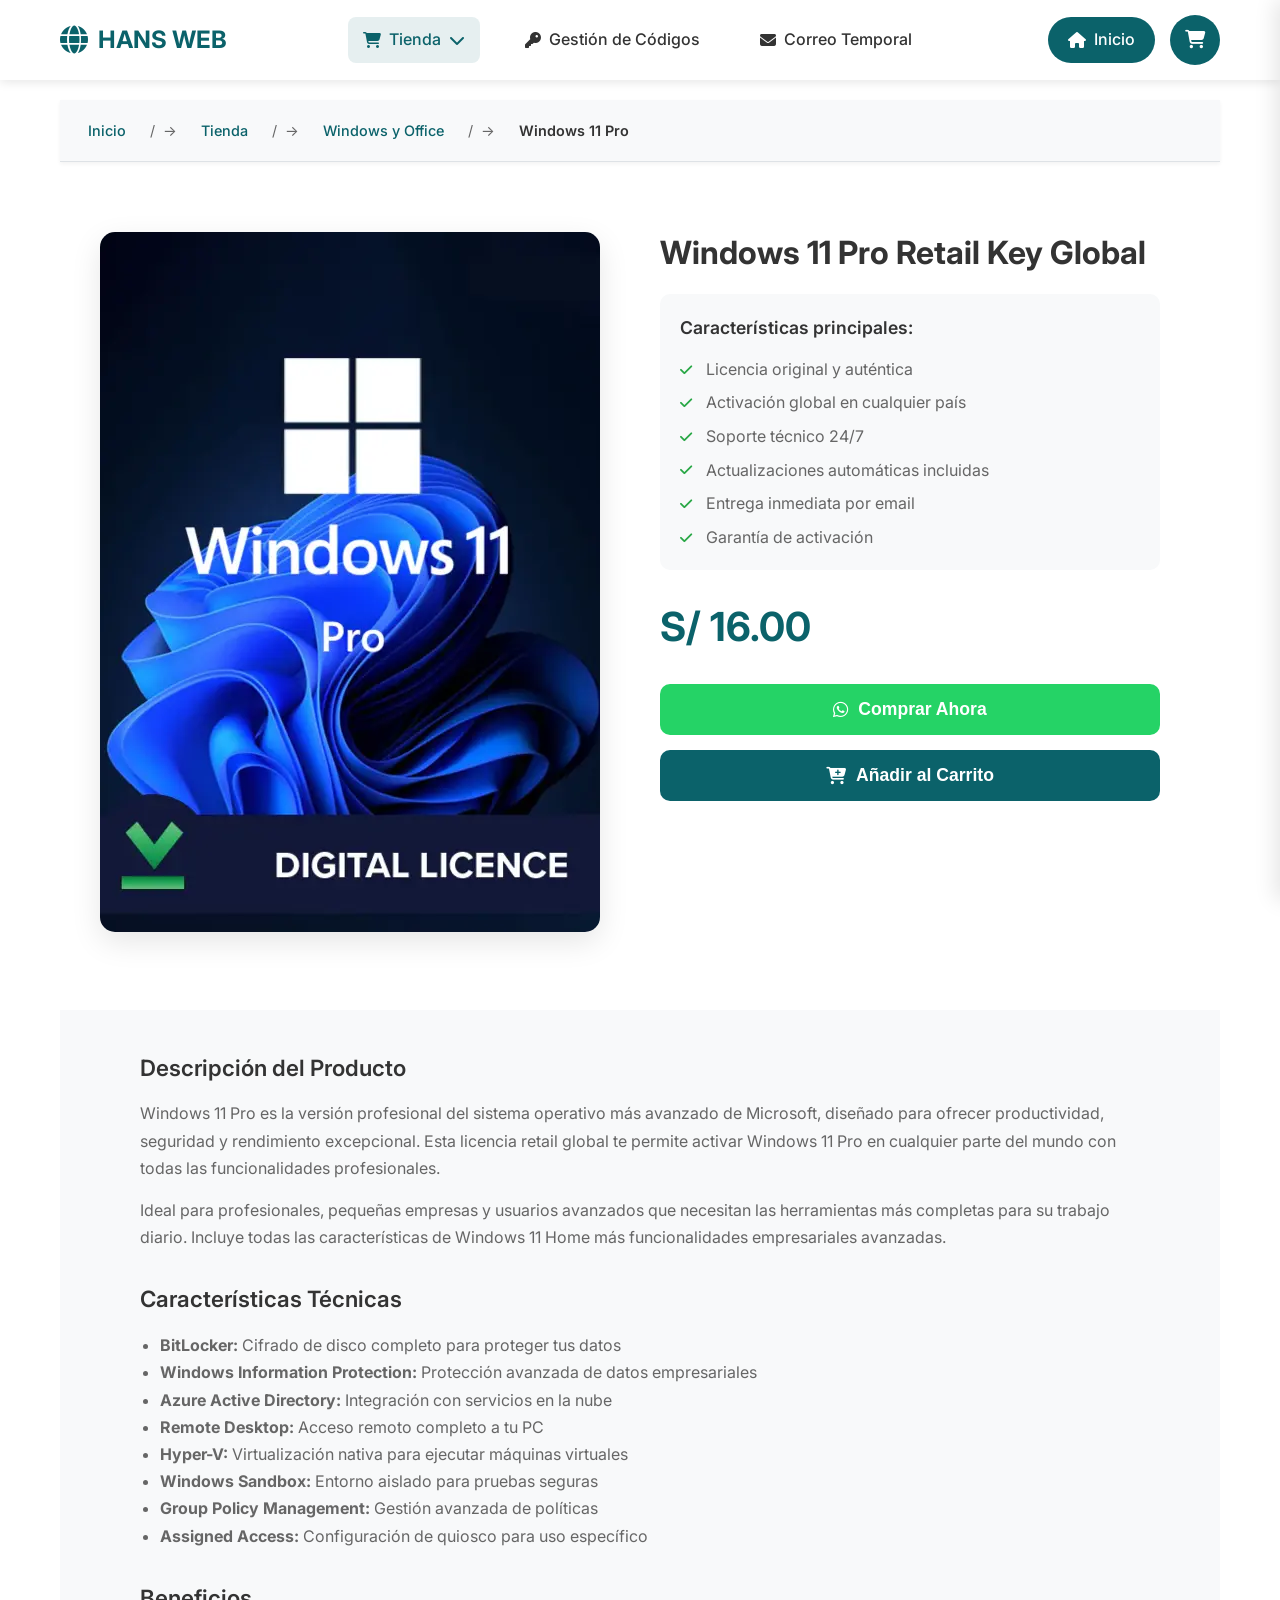
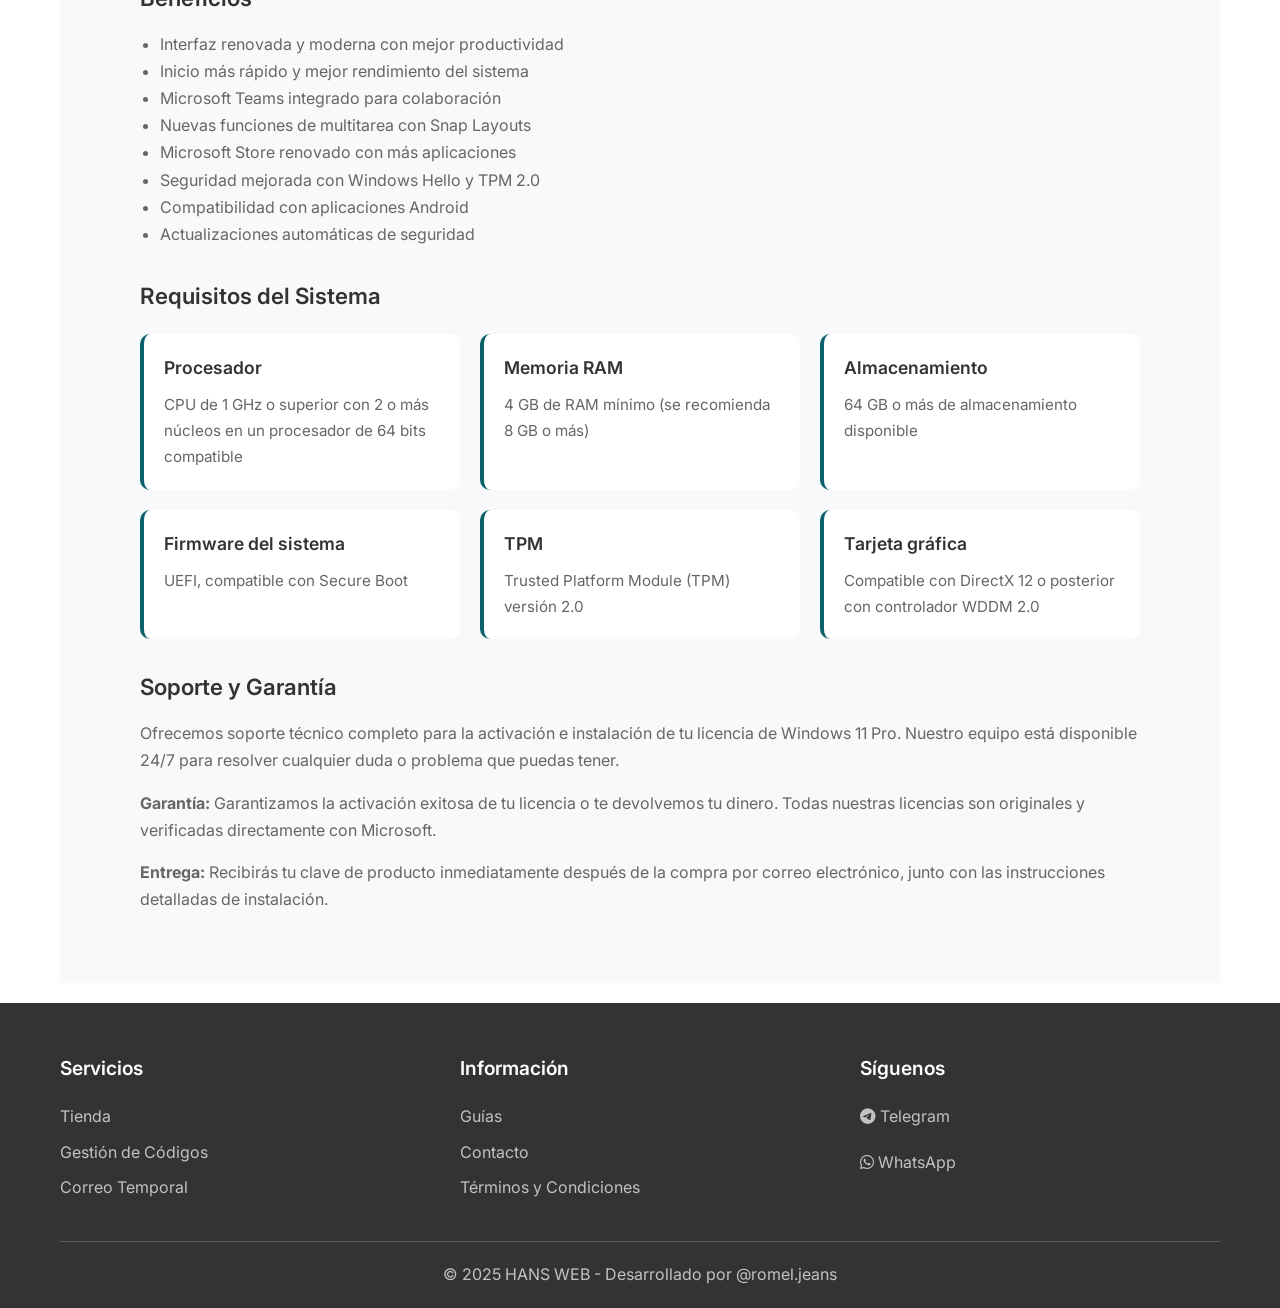
<file: Tienda/Windows-Office/windows11pro.html>
<!DOCTYPE html>
<html lang="es">
<head>
    <meta charset="UTF-8">
    <meta name="viewport" content="width=device-width, initial-scale=1.0">
    <title>Windows 11 Pro Retail Key Global - HANS WEB</title>
    <meta name="description" content="Windows 11 Pro licencia original con activación global, soporte 24/7 y actualizaciones incluidas">
    <meta name="keywords" content="Windows 11 Pro, licencia original, activación global, Microsoft">
    <link rel="stylesheet" href="../../css/global.css">
    <link rel="stylesheet" href="../../css/tienda.css">
    <link href="https://fonts.googleapis.com/css2?family=Inter:wght@300;400;500;600;700&display=swap" rel="stylesheet">
    <link rel="stylesheet" href="https://cdnjs.cloudflare.com/ajax/libs/font-awesome/6.4.0/css/all.min.css">
    <style>
        /* Estilos específicos para página de producto individual */
        .product-detail {
            padding: 40px 0;
        }
        
        .product-layout {
            display: grid;
            grid-template-columns: 1fr 1fr;
            gap: 40px;
            align-items: start;
        }
        
        .product-image-main {
            width: 100%;
            max-width: 500px;
            margin: 0 auto;
        }
        
        .product-image-main img {
            width: 100%;
            height: auto;
            border-radius: 15px;
            box-shadow: 0 10px 30px rgba(0,0,0,0.1);
        }
        
        .product-details {
            max-width: 500px;
        }
        
        .product-name {
            font-size: 2rem;
            font-weight: 700;
            margin-bottom: 20px;
            color: var(--text-primary);
            line-height: 1.3;
        }
        
        .product-features {
            background: var(--secondary-color);
            border-radius: 10px;
            padding: 20px;
            margin-bottom: 25px;
        }
        
        .product-features h4 {
            font-size: 1.1rem;
            font-weight: 600;
            margin-bottom: 15px;
            color: var(--text-primary);
        }
        
        .features-list {
            list-style: none;
            margin: 0;
            padding: 0;
        }
        
        .features-list li {
            display: flex;
            align-items: center;
            gap: 10px;
            margin-bottom: 8px;
            color: var(--text-secondary);
        }
        
        .features-list li:last-child {
            margin-bottom: 0;
        }
        
        .features-list i {
            color: var(--success-color);
            font-size: 14px;
            width: 16px;
        }
        
        .product-price-main {
            font-size: 2.5rem;
            font-weight: 700;
            color: var(--primary-color);
            margin-bottom: 25px;
        }
        
        .product-actions {
            display: flex;
            flex-direction: column;
            gap: 15px;
        }
        
        .btn-buy-now {
            background: #25d366;
            color: white;
            border: none;
            padding: 15px 30px;
            border-radius: 10px;
            font-weight: 600;
            cursor: pointer;
            transition: var(--transition);
            display: flex;
            align-items: center;
            justify-content: center;
            gap: 10px;
            font-size: 1.1rem;
        }
        
        .btn-buy-now:hover {
            background: #128c7e;
            transform: translateY(-2px);
        }
        
        .btn-add-to-cart-main {
            background: var(--primary-color);
            color: white;
            border: none;
            padding: 15px 30px;
            border-radius: 10px;
            font-weight: 600;
            cursor: pointer;
            transition: var(--transition);
            display: flex;
            align-items: center;
            justify-content: center;
            gap: 10px;
            font-size: 1.1rem;
        }
        
        .btn-add-to-cart-main:hover {
            background: rgba(11, 98, 106, 0.8);
            transform: translateY(-2px);
        }
        
        .product-description {
            padding: 40px 0;
            background: var(--secondary-color);
        }
        
        .description-content {
            max-width: 1000px;
            margin: 0 auto;
        }
        
        .description-section {
            margin-bottom: 30px;
        }
        
        .description-section h3 {
            font-size: 1.4rem;
            font-weight: 600;
            margin-bottom: 15px;
            color: var(--text-primary);
        }
        
        .description-section p {
            color: var(--text-secondary);
            line-height: 1.7;
            margin-bottom: 15px;
        }
        
        .description-section ul {
            color: var(--text-secondary);
            line-height: 1.7;
            padding-left: 20px;
        }
        
        .requirements-grid {
            display: grid;
            grid-template-columns: repeat(auto-fit, minmax(300px, 1fr));
            gap: 20px;
            margin-top: 20px;
        }
        
        .requirement-item {
            background: white;
            padding: 20px;
            border-radius: 10px;
            border-left: 4px solid var(--primary-color);
        }
        
        .requirement-item h4 {
            font-size: 1.1rem;
            font-weight: 600;
            margin-bottom: 10px;
            color: var(--text-primary);
        }
        
        .requirement-item p {
            margin: 0;
            font-size: 0.95rem;
            color: var(--text-secondary);
        }
        
        /* Responsive */
        @media (max-width: 768px) {
            .product-layout {
                grid-template-columns: 1fr;
                gap: 30px;
            }
            
            .product-name {
                font-size: 1.6rem;
            }
            
            .product-price-main {
                font-size: 2rem;
            }
            
            .requirements-grid {
                grid-template-columns: 1fr;
            }
        }
    </style>
</head>
<body>
    <!-- Header con carrito -->
    <header class="global-header">
        <div class="header-container">
            <div class="header-brand">
                <a href="../../index.html" class="brand-link">
                    <h1 class="brand-logo">
                        <i class="fas fa-globe"></i>
                        HANS WEB
                    </h1>
                </a>
            </div>
            
            <!-- Navegación Desktop -->
            <nav class="main-nav desktop-nav">
                <div class="nav-item dropdown">
                    <a href="../../tienda.html" class="nav-link active">
                        <i class="fas fa-shopping-cart"></i>
                        <span>Tienda</span>
                        <i class="fas fa-chevron-down"></i>
                    </a>
                    <div class="dropdown-menu">
                        <a href="../windowsoffice.html" class="active">Windows y Office</a>
                        <a href="../programas.html">Programas</a>
                        <a href="../streaming.html">Streaming</a>
                    </div>
                </div>
                <a href="../../gestion-codigos.html" class="nav-link">
                    <i class="fas fa-key"></i>
                    <span>Gestión de Códigos</span>
                </a>
                <a href="../../correo-temporal.html" class="nav-link">
                    <i class="fas fa-envelope"></i>
                    <span>Correo Temporal</span>
                </a>
            </nav>

            <!-- Header Actions con carrito -->
            <div class="header-actions">
                <a href="../../index.html" class="btn-home">
                    <i class="fas fa-home"></i>
                    <span>Inicio</span>
                </a>
                
                <!-- Botón del carrito -->
                <button class="cart-btn" id="cartBtn">
                    <i class="fas fa-shopping-cart"></i>
                    <span class="cart-count" id="cartCount">0</span>
                </button>
                
                <button class="mobile-menu-btn" id="mobileMenuBtn">
                    <i class="fas fa-bars"></i>
                </button>
            </div>
        </div>
    </header>

    <!-- Menú móvil lateral -->
    <div class="mobile-sidebar" id="mobileSidebar">
        <div class="sidebar-header">
            <h3>HANS WEB</h3>
            <button class="sidebar-close" id="sidebarClose">
                <i class="fas fa-times"></i>
            </button>
        </div>
        <nav class="sidebar-nav">
            <a href="../../tienda.html" class="sidebar-link active">
                <i class="fas fa-shopping-cart"></i>
                Tienda
            </a>
            <div class="sidebar-submenu">
                <a href="../windowsoffice.html" class="active">Windows y Office</a>
                <a href="../programas.html">Programas</a>
                <a href="../streaming.html">Streaming</a>
            </div>
            <a href="../../gestion-codigos.html" class="sidebar-link">
                <i class="fas fa-key"></i>
                Gestión de Códigos
            </a>
            <a href="../../correo-temporal.html" class="sidebar-link">
                <i class="fas fa-envelope"></i>
                Correo Temporal
            </a>
        </nav>
    </div>

    <!-- Carrito lateral -->
    <div class="cart-sidebar" id="cartSidebar">
        <div class="cart-header">
            <h3>
                <i class="fas fa-shopping-cart"></i>
                Carro de la Compra
            </h3>
            <button class="cart-close" id="cartClose">
                <i class="fas fa-times"></i>
            </button>
        </div>
        
        <div class="cart-content" id="cartContent">
            <div class="cart-empty">
                <i class="fas fa-shopping-cart"></i>
                <p>Tu carrito está vacío</p>
                <small>Añade productos para comenzar tu compra</small>
            </div>
        </div>
        
        <div class="cart-footer" id="cartFooter">
            <div class="cart-totals">
                <div class="cart-subtotal">
                    <span>Subtotal:</span>
                    <span id="cartSubtotal">S/ 0.00</span>
                </div>
                <div class="cart-total">
                    <span>Total:</span>
                    <span id="cartTotal">S/ 0.00</span>
                </div>
            </div>
            <button class="btn-checkout" id="checkoutBtn">
                <i class="fab fa-whatsapp"></i>
                Finalizar Compra
            </button>
        </div>
    </div>

    <!-- Contenido Principal -->
    <main class="main-content">
        <!-- Breadcrumbs -->
        <div class="breadcrumbs">
            <div class="container">
                <a href="../../index.html">Inicio</a>
                <span>/</span>
                <a href="../../tienda.html">Tienda</a>
                <span>/</span>
                <a href="../windowsoffice.html">Windows y Office</a>
                <span>/</span>
                <span>Windows 11 Pro</span>
            </div>
        </div>

        <!-- Detalle del producto -->
        <section class="product-detail">
            <div class="container">
                <div class="product-layout">
                    <!-- Imagen del producto -->
                    <div class="product-image-main">
                        <img src="../../img/windows11home.webp" alt="Windows 11 Pro Retail Key Global" onerror="this.src='../../img/windows11home.webp'">
                    </div>

                    <!-- Detalles del producto -->
                    <div class="product-details">
                        <h1 class="product-name">Windows 11 Pro Retail Key Global</h1>
                        
                        <!-- Características principales -->
                        <div class="product-features">
                            <h4>Características principales:</h4>
                            <ul class="features-list">
                                <li><i class="fas fa-check"></i> Licencia original y auténtica</li>
                                <li><i class="fas fa-check"></i> Activación global en cualquier país</li>
                                <li><i class="fas fa-check"></i> Soporte técnico 24/7</li>
                                <li><i class="fas fa-check"></i> Actualizaciones automáticas incluidas</li>
                                <li><i class="fas fa-check"></i> Entrega inmediata por email</li>
                                <li><i class="fas fa-check"></i> Garantía de activación</li>
                            </ul>
                        </div>

                        <!-- Precio -->
                        <div class="product-price-main">S/ 16.00</div>

                        <!-- Acciones del producto -->
                        <div class="product-actions">
                            <button class="btn-buy-now" onclick="buyNowProduct()">
                                <i class="fab fa-whatsapp"></i>
                                Comprar Ahora
                            </button>
                            <button class="btn-add-to-cart-main" onclick="addToCartProduct()" data-product-id="win11-pro-001" data-category="windows-office" data-price="16.00">
                                <i class="fas fa-cart-plus"></i>
                                Añadir al Carrito
                            </button>
                        </div>
                    </div>
                </div>
            </div>
        </section>

        <!-- Descripción completa -->
        <section class="product-description">
            <div class="container">
                <div class="description-content">
                    <!-- Descripción detallada -->
                    <div class="description-section">
                        <h3>Descripción del Producto</h3>
                        <p>Windows 11 Pro es la versión profesional del sistema operativo más avanzado de Microsoft, diseñado para ofrecer productividad, seguridad y rendimiento excepcional. Esta licencia retail global te permite activar Windows 11 Pro en cualquier parte del mundo con todas las funcionalidades profesionales.</p>
                        <p>Ideal para profesionales, pequeñas empresas y usuarios avanzados que necesitan las herramientas más completas para su trabajo diario. Incluye todas las características de Windows 11 Home más funcionalidades empresariales avanzadas.</p>
                    </div>

                    <!-- Características técnicas -->
                    <div class="description-section">
                        <h3>Características Técnicas</h3>
                        <ul>
                            <li><strong>BitLocker:</strong> Cifrado de disco completo para proteger tus datos</li>
                            <li><strong>Windows Information Protection:</strong> Protección avanzada de datos empresariales</li>
                            <li><strong>Azure Active Directory:</strong> Integración con servicios en la nube</li>
                            <li><strong>Remote Desktop:</strong> Acceso remoto completo a tu PC</li>
                            <li><strong>Hyper-V:</strong> Virtualización nativa para ejecutar máquinas virtuales</li>
                            <li><strong>Windows Sandbox:</strong> Entorno aislado para pruebas seguras</li>
                            <li><strong>Group Policy Management:</strong> Gestión avanzada de políticas</li>
                            <li><strong>Assigned Access:</strong> Configuración de quiosco para uso específico</li>
                        </ul>
                    </div>

                    <!-- Beneficios -->
                    <div class="description-section">
                        <h3>Beneficios</h3>
                        <ul>
                            <li>Interfaz renovada y moderna con mejor productividad</li>
                            <li>Inicio más rápido y mejor rendimiento del sistema</li>
                            <li>Microsoft Teams integrado para colaboración</li>
                            <li>Nuevas funciones de multitarea con Snap Layouts</li>
                            <li>Microsoft Store renovado con más aplicaciones</li>
                            <li>Seguridad mejorada con Windows Hello y TPM 2.0</li>
                            <li>Compatibilidad con aplicaciones Android</li>
                            <li>Actualizaciones automáticas de seguridad</li>
                        </ul>
                    </div>

                    <!-- Requisitos del sistema -->
                    <div class="description-section">
                        <h3>Requisitos del Sistema</h3>
                        <div class="requirements-grid">
                            <div class="requirement-item">
                                <h4>Procesador</h4>
                                <p>CPU de 1 GHz o superior con 2 o más núcleos en un procesador de 64 bits compatible</p>
                            </div>
                            <div class="requirement-item">
                                <h4>Memoria RAM</h4>
                                <p>4 GB de RAM mínimo (se recomienda 8 GB o más)</p>
                            </div>
                            <div class="requirement-item">
                                <h4>Almacenamiento</h4>
                                <p>64 GB o más de almacenamiento disponible</p>
                            </div>
                            <div class="requirement-item">
                                <h4>Firmware del sistema</h4>
                                <p>UEFI, compatible con Secure Boot</p>
                            </div>
                            <div class="requirement-item">
                                <h4>TPM</h4>
                                <p>Trusted Platform Module (TPM) versión 2.0</p>
                            </div>
                            <div class="requirement-item">
                                <h4>Tarjeta gráfica</h4>
                                <p>Compatible con DirectX 12 o posterior con controlador WDDM 2.0</p>
                            </div>
                        </div>
                    </div>

                    <!-- Información de soporte -->
                    <div class="description-section">
                        <h3>Soporte y Garantía</h3>
                        <p>Ofrecemos soporte técnico completo para la activación e instalación de tu licencia de Windows 11 Pro. Nuestro equipo está disponible 24/7 para resolver cualquier duda o problema que puedas tener.</p>
                        <p><strong>Garantía:</strong> Garantizamos la activación exitosa de tu licencia o te devolvemos tu dinero. Todas nuestras licencias son originales y verificadas directamente con Microsoft.</p>
                        <p><strong>Entrega:</strong> Recibirás tu clave de producto inmediatamente después de la compra por correo electrónico, junto con las instrucciones detalladas de instalación.</p>
                    </div>
                </div>
            </div>
        </section>
    </main>

    <!-- Footer -->
    <footer class="global-footer">
        <div class="footer-container">
            <div class="footer-links">
                <div class="footer-column">
                    <h4>Servicios</h4>
                    <a href="../../tienda.html">Tienda</a>
                    <a href="../../gestion-codigos.html">Gestión de Códigos</a>
                    <a href="../../correo-temporal.html">Correo Temporal</a>
                </div>
                <div class="footer-column">
                    <h4>Información</h4>
                    <a href="#guias">Guías</a>
                    <a href="#contacto">Contacto</a>
                    <a href="#terminos">Términos y Condiciones</a>
                </div>
                <div class="footer-column">
                    <h4>Síguenos</h4>
                    <div class="social-links">
                        <a href="#" class="social-link">
                            <i class="fab fa-telegram"></i>
                            Telegram
                        </a>
                        <a href="https://wa.me/51965485348" class="social-link">
                            <i class="fab fa-whatsapp"></i>
                            WhatsApp
                        </a>
                    </div>
                </div>
            </div>
            <div class="footer-bottom">
                <p>&copy; 2025 HANS WEB - Desarrollado por @romel.jeans</p>
            </div>
        </div>
    </footer>

    <!-- Overlay para carrito -->
    <div class="cart-overlay" id="cartOverlay"></div>

    <script src="../../js/global.js"></script>
    <script src="../../js/carrito.js"></script>
    <script>
        // Datos del producto actual
        const currentProduct = {
            id: 'win11-pro-001',
            name: 'Windows 11 Pro Retail Key Global',
            price: 16.00,
            image: '../../img/windows11pro.jpg',
            category: 'windows-office'
        };

        // Función para comprar ahora
        function buyNowProduct() {
            if (window.hansWebCart) {
                window.hansWebCart.buyNow(currentProduct);
            }
        }

        // Función para añadir al carrito
        function addToCartProduct() {
            if (window.hansWebCart) {
                window.hansWebCart.addItem(currentProduct);
                
                // Feedback visual
                const button = document.querySelector('.btn-add-to-cart-main');
                const originalText = button.innerHTML;
                button.innerHTML = '<i class="fas fa-check"></i> Agregado';
                button.disabled = true;
                button.style.background = '#28a745';

                setTimeout(() => {
                    button.innerHTML = originalText;
                    button.disabled = false;
                    button.style.background = '';
                }, 2000);
            }
        }
    </script>
</body>
</html>
</file>
<file: css/global.css>
/* Reset y variables CSS */
* {
    margin: 0;
    padding: 0;
    box-sizing: border-box;
}

:root {
    /* Paleta de colores */
    --primary-color: #0b626a;
    --secondary-color: #f8f9fa;
    --text-primary: #333333;
    --text-secondary: #666666;
    --success-color: #28a745;
    --error-color: #dc3545;
    --warning-color: #ffc107;
    --background-color: #ffffff;
    
    /* Espaciado */
    --spacing-xs: 8px;
    --spacing-sm: 16px;
    --spacing-md: 24px;
    --spacing-lg: 32px;
    --spacing-xl: 40px;
    
    /* Breakpoints */
    --mobile: 768px;
    --tablet: 1024px;
    
    /* Transiciones */
    --transition: all 0.3s ease;
}

body {
    font-family: 'Inter', Arial, Helvetica, sans-serif;
    line-height: 1.6;
    color: var(--text-primary);
    background-color: var(--background-color);
}

.container {
    max-width: 1200px;
    margin: 0 auto;
    padding: 0 20px;
}

/* Header Global */
.global-header {
    background: var(--background-color);
    box-shadow: 0 2px 10px rgba(0,0,0,0.1);
    position: sticky;
    top: 0;
    z-index: 1000;
}

.header-container {
    display: flex;
    align-items: center;
    justify-content: space-between;
    padding: 15px 20px;
    max-width: 1200px;
    margin: 0 auto;
}

.brand-link {
    text-decoration: none;
    color: inherit;
}

.brand-logo {
    display: flex;
    align-items: center;
    gap: 10px;
    font-size: 24px;
    font-weight: 700;
    color: var(--primary-color);
}

.brand-logo i {
    font-size: 28px;
}

/* Navegación Desktop */
.desktop-nav {
    display: flex;
    align-items: center;
    gap: 30px;
}

.nav-item {
    position: relative;
}

.nav-link {
    display: flex;
    align-items: center;
    gap: 8px;
    text-decoration: none;
    color: var(--text-primary);
    font-weight: 500;
    padding: 10px 15px;
    border-radius: 8px;
    transition: var(--transition);
}

.nav-link:hover {
    background-color: rgba(11, 98, 106, 0.1);
    color: var(--primary-color);
}

/* Dropdown */
.dropdown-menu {
    position: absolute;
    top: 100%;
    left: 0;
    background: var(--background-color);
    box-shadow: 0 5px 20px rgba(0,0,0,0.15);
    border-radius: 8px;
    padding: 10px 0;
    min-width: 200px;
    opacity: 0;
    visibility: hidden;
    transform: translateY(-10px);
    transition: var(--transition);
}

.dropdown:hover .dropdown-menu {
    opacity: 1;
    visibility: visible;
    transform: translateY(0);
}

.dropdown-menu a {
    display: block;
    padding: 10px 20px;
    color: var(--text-primary);
    text-decoration: none;
    transition: var(--transition);
}

.dropdown-menu a:hover {
    background-color: var(--secondary-color);
    color: var(--primary-color);
}

/* Header Actions */
.header-actions {
    display: flex;
    align-items: center;
    gap: 15px;
}

.btn-home {
    display: flex;
    align-items: center;
    gap: 8px;
    background: var(--primary-color);
    color: white;
    text-decoration: none;
    padding: 10px 20px;
    border-radius: 25px;
    font-weight: 500;
    transition: var(--transition);
}

.btn-home:hover {
    background: rgba(11, 98, 106, 0.8);
    transform: translateY(-2px);
}

/* Menú móvil */
.mobile-menu-btn {
    display: none;
    background: none;
    border: none;
    font-size: 24px;
    color: var(--primary-color);
    cursor: pointer;
}

.mobile-sidebar {
    position: fixed;
    top: 0;
    right: -65%;
    width: 65%;
    height: 100vh;
    background: var(--background-color);
    box-shadow: -5px 0 20px rgba(0,0,0,0.1);
    transition: var(--transition);
    z-index: 2000;
    overflow-y: auto;
}

.mobile-sidebar.active {
    right: 0;
}

.sidebar-header {
    display: flex;
    align-items: center;
    justify-content: space-between;
    padding: 20px;
    border-bottom: 1px solid var(--secondary-color);
}

.sidebar-close {
    background: none;
    border: none;
    font-size: 20px;
    cursor: pointer;
    color: var(--text-primary);
}

.sidebar-nav {
    padding: 20px 0;
}

.sidebar-link {
    display: flex;
    align-items: center;
    gap: 12px;
    padding: 15px 20px;
    color: var(--text-primary);
    text-decoration: none;
    font-weight: 500;
    transition: var(--transition);
}

.sidebar-link:hover {
    background-color: var(--secondary-color);
    color: var(--primary-color);
}

.sidebar-submenu {
    padding-left: 20px;
    background-color: var(--secondary-color);
}

.sidebar-submenu a {
    display: block;
    padding: 10px 20px;
    color: var(--text-secondary);
    text-decoration: none;
    transition: var(--transition);
}

.sidebar-submenu a:hover {
    color: var(--primary-color);
}

/* Overlay para móvil */
.mobile-overlay {
    position: fixed;
    top: 0;
    left: 0;
    width: 100%;
    height: 100%;
    background: rgba(0,0,0,0.5);
    z-index: 1500;
    opacity: 0;
    visibility: hidden;
    transition: var(--transition);
}

.mobile-overlay.active {
    opacity: 1;
    visibility: visible;
}

/* Sección Hero */
.hero-section {
    background: linear-gradient(135deg, var(--primary-color) 0%, #0891b2 100%);
    color: white;
    padding: 80px 0;
    text-align: center;
}

.hero-container {
    max-width: 800px;
    margin: 0 auto;
    padding: 0 20px;
}

.hero-title {
    font-size: 3.5rem;
    font-weight: 700;
    margin-bottom: 20px;
    text-shadow: 0 2px 10px rgba(0,0,0,0.3);
}

.hero-description {
    font-size: 1.2rem;
    margin-bottom: 30px;
    opacity: 0.9;
}

.hero-cta {
    display: inline-flex;
    align-items: center;
    gap: 10px;
    background: white;
    color: var(--primary-color);
    text-decoration: none;
    padding: 15px 30px;
    border-radius: 30px;
    font-weight: 600;
    font-size: 1.1rem;
    transition: var(--transition);
}

.hero-cta:hover {
    transform: translateY(-3px);
    box-shadow: 0 10px 30px rgba(0,0,0,0.2);
}

/* Botones Globales */
.btn-primary {
    background: var(--primary-color);
    color: white;
    border: none;
    padding: 12px 24px;
    border-radius: 8px;
    font-weight: 500;
    cursor: pointer;
    transition: var(--transition);
    display: inline-flex;
    align-items: center;
    gap: 8px;
    text-decoration: none;
}

.btn-primary:hover {
    background: rgba(11, 98, 106, 0.8);
    transform: translateY(-2px);
}

.btn-secondary {
    background: var(--secondary-color);
    color: var(--text-primary);
    border: 1px solid #dee2e6;
    padding: 12px 24px;
    border-radius: 8px;
    font-weight: 500;
    cursor: pointer;
    transition: var(--transition);
    display: inline-flex;
    align-items: center;
    gap: 8px;
}

.btn-secondary:hover {
    background: #e9ecef;
    border-color: var(--primary-color);
}

/* Secciones */
.section-header {
    text-align: center;
    margin-bottom: 50px;
}

.section-header h2 {
    font-size: 2.5rem;
    font-weight: 600;
    margin-bottom: 15px;
    color: var(--text-primary);
}

.section-header p {
    font-size: 1.1rem;
    color: var(--text-secondary);
    max-width: 600px;
    margin: 0 auto;
}

/* Cómo Funciona */
.how-it-works {
    padding: 80px 0;
    background: var(--secondary-color);
}

.process-grid {
    display: grid;
    grid-template-columns: repeat(auto-fit, minmax(300px, 1fr));
    gap: 40px;
    margin-top: 50px;
}

.process-item {
    background: white;
    padding: 30px;
    border-radius: 15px;
    text-align: center;
    box-shadow: 0 5px 20px rgba(0,0,0,0.08);
    transition: var(--transition);
}

.process-item:hover {
    transform: translateY(-5px);
    box-shadow: 0 10px 30px rgba(0,0,0,0.15);
}

.process-icon {
    width: 80px;
    height: 80px;
    background: linear-gradient(135deg, var(--primary-color), #0891b2);
    border-radius: 50%;
    display: flex;
    align-items: center;
    justify-content: center;
    margin: 0 auto 20px;
    font-size: 30px;
    color: white;
}

.process-item h3 {
    font-size: 1.3rem;
    font-weight: 600;
    margin-bottom: 15px;
    color: var(--text-primary);
}

.process-item p {
    color: var(--text-secondary);
    line-height: 1.6;
}

/* Servicios */
.services-section {
    padding: 80px 0;
}

.services-grid {
    display: grid;
    grid-template-columns: repeat(auto-fit, minmax(350px, 1fr));
    gap: 30px;
    margin-top: 50px;
}

.service-card {
    background: white;
    border-radius: 15px;
    padding: 30px;
    box-shadow: 0 5px 20px rgba(0,0,0,0.08);
    transition: var(--transition);
    cursor: pointer;
    border: 2px solid transparent;
}

.service-card:hover {
    transform: translateY(-8px);
    box-shadow: 0 15px 40px rgba(0,0,0,0.15);
    border-color: var(--primary-color);
}

.service-icon {
    width: 70px;
    height: 70px;
    background: linear-gradient(135deg, var(--primary-color), #0891b2);
    border-radius: 15px;
    display: flex;
    align-items: center;
    justify-content: center;
    margin-bottom: 20px;
    font-size: 28px;
    color: white;
}

.service-content h3 {
    font-size: 1.4rem;
    font-weight: 600;
    margin-bottom: 15px;
    color: var(--text-primary);
}

.service-content p {
    color: var(--text-secondary);
    margin-bottom: 20px;
    line-height: 1.6;
}

.service-keywords {
    display: flex;
    flex-wrap: wrap;
    gap: 8px;
    margin-bottom: 20px;
}

.keyword-tag {
    background: rgba(11, 98, 106, 0.1);
    color: var(--primary-color);
    padding: 4px 12px;
    border-radius: 20px;
    font-size: 0.85rem;
    font-weight: 500;
}

.service-arrow {
    display: flex;
    justify-content: flex-end;
    color: var(--primary-color);
    font-size: 20px;
    transition: var(--transition);
}

.service-card:hover .service-arrow {
    transform: translateX(5px);
}

/* Footer */
.global-footer {
    background: var(--text-primary);
    color: white;
    padding: 50px 0 20px;
}

.footer-container {
    max-width: 1200px;
    margin: 0 auto;
    padding: 0 20px;
}

.footer-links {
    display: grid;
    grid-template-columns: repeat(auto-fit, minmax(250px, 1fr));
    gap: 40px;
    margin-bottom: 30px;
}

.footer-column h4 {
    font-size: 1.2rem;
    font-weight: 600;
    margin-bottom: 20px;
    color: white;
}

.footer-column a {
    display: block;
    color: rgba(255,255,255,0.7);
    text-decoration: none;
    margin-bottom: 10px;
    transition: var(--transition);
}

.footer-column a:hover {
    color: white;
    padding-left: 5px;
}

.social-links {
    display: flex;
    flex-direction: column;
    gap: 10px;
}

.social-link {
    display: flex;
    align-items: center;
    gap: 10px;
    color: rgba(255,255,255,0.7);
    text-decoration: none;
    transition: var(--transition);
}

.social-link:hover {
    color: white;
}

.footer-bottom {
    border-top: 1px solid rgba(255,255,255,0.2);
    padding-top: 20px;
    text-align: center;
    color: rgba(255,255,255,0.7);
}

/* Responsive Design */
@media (max-width: 768px) {
    .desktop-nav {
        display: none;
    }
    
    .mobile-menu-btn {
        display: block;
    }
    
    .hero-title {
        font-size: 2.5rem;
    }
    
    .hero-description {
        font-size: 1rem;
    }
    
    .section-header h2 {
        font-size: 2rem;
    }
    
    .process-grid {
        grid-template-columns: 1fr;
        gap: 30px;
    }
    
    .services-grid {
        grid-template-columns: 1fr;
        gap: 20px;
    }
    
    .container {
        padding: 0 15px;
    }
    
    .hero-section {
        padding: 60px 0;
    }
    
    .how-it-works,
    .services-section {
        padding: 60px 0;
    }
}

/* Estados de carga y overlays */
.loading-overlay {
    position: fixed;
    top: 0;
    left: 0;
    width: 100%;
    height: 100%;
    background: rgba(0,0,0,0.8);
    display: flex;
    align-items: center;
    justify-content: center;
    z-index: 9999;
}

.loading-spinner {
    text-align: center;
    color: white;
}

.loading-spinner i {
    font-size: 3rem;
    margin-bottom: 20px;
}

.hidden {
    display: none !important;
}

/* Smooth scroll */
html {
    scroll-behavior: smooth;
}

/* Focus states para accesibilidad */
button:focus,
a:focus,
input:focus {
    outline: 2px solid var(--primary-color);
    outline-offset: 2px;
}

/* CSS Global actualizado con breadcrumbs mejorados */

/* ... (mantener todo el CSS anterior) ... */

/* Breadcrumbs mejorados */
.breadcrumbs {
    background: linear-gradient(135deg, var(--secondary-color) 0%, #e9ecef 100%);
    padding: 20px 0;
    font-size: 0.95rem;
    border-bottom: 1px solid #dee2e6;
    box-shadow: 0 2px 4px rgba(0,0,0,0.05);
}

.breadcrumbs .container {
    display: flex;
    align-items: center;
    flex-wrap: wrap;
    gap: 8px;
}

.breadcrumbs a {
    color: var(--primary-color);
    text-decoration: none;
    transition: var(--transition);
    font-weight: 500;
    padding: 4px 8px;
    border-radius: 4px;
}

.breadcrumbs a:hover {
    background-color: rgba(11, 98, 106, 0.1);
    text-decoration: none;
}

.breadcrumbs span {
    color: var(--text-secondary);
    margin: 0 4px;
    font-weight: 400;
}

.breadcrumbs span:last-child {
    color: var(--text-primary);
    font-weight: 600;
}

/* Icono de separador personalizado */
.breadcrumbs span:not(:last-child)::after {
    content: '→';
    margin-left: 8px;
    color: var(--text-secondary);
    font-weight: normal;
}

.breadcrumbs span:not(:last-child) {
    display: inline-flex;
    align-items: center;
}

/* Responsive para breadcrumbs */
@media (max-width: 768px) {
    .breadcrumbs {
        padding: 15px 0;
        font-size: 0.9rem;
    }
    
    .breadcrumbs .container {
        padding: 0 15px;
        gap: 6px;
    }
}

/* ... (mantener el resto del CSS) ... */
/* ============================================ */
/* ESTILOS ESPECÍFICOS PARA CORREO TEMPORAL */
/* ============================================ */

/* Header para correo temporal */
.temp-header {
    text-align: center;
    margin-bottom: 40px;
    color: var(--white);
    padding: 20px 0;
}

.temp-header h2 {
    font-size: 1.8rem;
    font-weight: 600;
    margin-bottom: 10px;
}

.temp-header p {
    font-size: 1.1rem;
    opacity: 0.9;
    font-weight: 400;
}

/* Variables adicionales para compatibilidad */
:root {
    --white: #ffffff;
    --gray-50: #f9fafb;
    --gray-100: #f3f4f6;
    --gray-200: #e5e7eb;
    --gray-300: #d1d5db;
    --gray-400: #9ca3af;
    --gray-500: #6b7280;
    --gray-600: #4b5563;
    --gray-700: #374151;
    --gray-800: #1f2937;
    --gray-900: #111827;
    --radius: 8px;
    --radius-lg: 12px;
    --shadow: 0 4px 6px -1px rgba(0, 0, 0, 0.1);
    --shadow-lg: 0 10px 15px -3px rgba(0, 0, 0, 0.1);
}

/* Ajuste para fondo de página en correo temporal */
body.correo-temporal-page {
    background: linear-gradient(135deg, var(--primary-color) 0%, var(--primary-color) 100%);
    min-height: 100vh;
}

/* Main content para correo temporal */
.main-content {
    flex: 1;
    display: flex;
    flex-direction: column;
    gap: 30px;
    max-width: 1200px;
    margin: 0 auto;
    padding: 20px;
}

/* Estilos para las tarjetas principales */
.generator-card,
.email-card,
.inbox-card {
    background: var(--white);
    border-radius: var(--radius-lg);
    padding: 30px;
    box-shadow: var(--shadow-lg);
    border: 1px solid var(--gray-200);
    margin-bottom: 30px;
}

.generator-card h2,
.email-card h3,
.inbox-card h3 {
    margin-bottom: 20px;
    color: var(--text-primary);
    font-weight: 600;
}

/* Estilos del input */
.input-group {
    display: flex;
    flex-direction: column;
    gap: 15px;
}

.input-group label {
    font-weight: 500;
    color: var(--text-primary);
}

.input-container {
    display: flex;
    gap: 12px;
    align-items: stretch;
}

.input-container input {
    flex: 1;
    padding: 12px 16px;
    border: 2px solid var(--gray-300);
    border-radius: var(--radius);
    font-size: 1rem;
    transition: all 0.3s ease;
    background: var(--white);
}

.input-container input:focus {
    outline: none;
    border-color: var(--primary-color);
    box-shadow: 0 0 0 3px rgba(11, 98, 106, 0.12);
}

/* Mejoras para móvil - Botones Generar y Aleatorio */
@media (max-width: 768px) {
    .input-container {
        flex-direction: column;
        gap: 10px;
    }
    
    .input-container input {
        width: 100%;
        margin-bottom: 10px;
    }
    
    .input-container .btn-primary,
    .input-container .btn-secondary {
        width: 100%;
        justify-content: center;
        padding: 14px 20px;
        font-size: 1rem;
        min-height: 48px;
        white-space: nowrap;
    }
}

.input-help {
    font-size: 0.875rem;
    color: var(--gray-500);
}

.input-important {
    font-size: 0.93rem;
    color: var(--warning-color);
    background: #fffbe6;
    border-left: 4px solid var(--warning-color);
    padding: 10px 14px;
    border-radius: var(--radius);
    margin-top: -5px;
    margin-bottom: 2px;
    text-align: justify;
}

.input-important strong {
    color: var(--error-color);
}

.error-message {
    color: var(--error-color);
    font-size: 0.875rem;
    font-weight: 500;
    min-height: 20px;
}

/* Botones específicos para tempmail */
.btn-copy {
    background: var(--success-color);
    color: var(--white);
    padding: 12px;
    min-width: 48px;
    justify-content: center;
    border: none;
    border-radius: var(--radius);
    cursor: pointer;
    transition: all 0.3s ease;
    display: flex;
    align-items: center;
    gap: 8px;
}

.btn-copy:hover {
    background: #059669;
    transform: scale(1.05);
}

.btn-danger {
    background: var(--error-color);
    color: var(--white);
    font-size: 0.875rem;
    border: none;
    border-radius: var(--radius);
    padding: 12px 20px;
    cursor: pointer;
    transition: all 0.3s ease;
    display: flex;
    align-items: center;
    gap: 8px;
}

.btn-danger:hover {
    background: #dc2626;
}

.btn-close {
    background: none;
    color: var(--gray-500);
    padding: 8px;
    min-width: 32px;
    justify-content: center;
    border: none;
    cursor: pointer;
    border-radius: var(--radius);
    transition: all 0.3s ease;
    display: flex;
    align-items: center;
}

/* Display del email generado */
.email-display {
    display: flex;
    align-items: center;
    gap: 15px;
    padding: 20px;
    background: var(--gray-50);
    border-radius: var(--radius);
    border: 2px dashed var(--primary-color);
    margin: 20px 0;
}

.email-address {
    flex: 1;
    display: flex;
    align-items: center;
    gap: 12px;
    font-size: 1.1rem;
    font-weight: 500;
    color: var(--text-primary);
    word-break: break-all;
}

.email-address i {
    color: var(--primary-color);
    font-size: 1.2rem;
}

/* Status del email */
.email-status {
    display: flex;
    justify-content: space-between;
    align-items: center;
    flex-wrap: wrap;
    gap: 15px;
}

.status-indicator {
    display: flex;
    align-items: center;
    gap: 10px;
}

.status-dot {
    width: 12px;
    height: 12px;
    border-radius: 50%;
    background: var(--gray-400);
    animation: pulse 2s infinite;
}

.status-dot.active {
    background: var(--success-color);
}

.refresh-controls {
    display: flex;
    align-items: center;
    gap: 12px;
}

.inbox-controls,
.email-actions {
    display: flex;
    align-items: center;
    gap: 12px;
    flex-wrap: wrap;
    margin-top: 0;
}

@media (min-width: 769px) {
    .refresh-controls,
    .inbox-controls,
    .email-actions {
        flex-wrap: nowrap;
    }
}

.refresh-select {
    padding: 8px 12px;
    border: 1px solid var(--gray-300);
    border-radius: var(--radius);
    background: var(--white);
    font-size: 0.875rem;
}

/* Header de inbox */
.inbox-header {
    display: flex;
    justify-content: space-between;
    align-items: center;
    margin-bottom: 25px;
    flex-wrap: wrap;
    gap: 15px;
}

.inbox-header h3 {
    display: flex;
    align-items: center;
    gap: 10px;
    margin: 0;
}

/* Compact Header Styles for Inbox */
.inbox-header-compact {
    display: flex;
    justify-content: space-between;
    align-items: center;
    margin-bottom: 15px;
    padding-bottom: 10px;
    border-bottom: 1px solid var(--gray-200);
    flex-wrap: wrap;
    gap: 15px;
}

.inbox-header-compact h3 {
    display: flex;
    align-items: center;
    gap: 8px;
    margin: 0;
    font-size: 1.1rem;
}

/* Lista de emails */
.email-list {
    display: flex;
    flex-direction: column;
    gap: 15px;
}

.no-emails {
    text-align: center;
    padding: 60px 20px;
    color: var(--gray-500);
}

.no-emails i {
    font-size: 3rem;
    margin-bottom: 15px;
    opacity: 0.5;
}

.email-item {
    padding: 20px;
    border: 1px solid var(--gray-200);
    border-radius: var(--radius);
    cursor: pointer;
    transition: all 0.3s ease;
    background: var(--white);
}

.email-item:hover {
    border-color: var(--primary-color);
    box-shadow: var(--shadow);
    transform: translateY(-2px);
}

.email-item.unread {
    border-left: 4px solid var(--primary-color);
    background: linear-gradient(90deg, rgba(11, 98, 106, 0.07) 0%, transparent 100%);
}

.email-header {
    display: flex;
    justify-content: space-between;
    align-items: flex-start;
    margin-bottom: 10px;
    gap: 15px;
}

.email-subject {
    font-weight: 600;
    color: var(--text-primary);
    font-size: 1.05rem;
}

.email-date {
    color: var(--gray-500);
    font-size: 0.875rem;
    white-space: nowrap;
}

.email-from {
    color: var(--gray-600);
    font-size: 0.9rem;
    margin-bottom: 8px;
}

.email-preview {
    color: var(--gray-500);
    font-size: 0.875rem;
    line-height: 1.4;
    display: -webkit-box;
    -webkit-line-clamp: 2;
    -webkit-box-orient: vertical;
    overflow: hidden;
}

/* Modal */
.modal {
    position: fixed;
    top: 0;
    left: 0;
    right: 0;
    bottom: 0;
    background: rgba(0, 0, 0, 0.75);
    display: flex;
    align-items: center;
    justify-content: center;
    z-index: 1000;
    padding: 20px;
}

.modal-content {
    background: var(--white);
    border-radius: var(--radius-lg);
    max-width: 800px;
    width: 100%;
    max-height: 90vh;
    overflow: hidden;
    display: flex;
    flex-direction: column;
    box-shadow: var(--shadow-lg);
}

.modal-header {
    padding: 25px;
    border-bottom: 1px solid var(--gray-200);
    display: flex;
    justify-content: space-between;
    align-items: center;
    gap: 15px;
}

.modal-header h3 {
    margin: 0;
    flex: 1;
    word-break: break-word;
}

/* Compact Modal Header */
.modal-header-compact {
    padding: 15px 20px;
    border-bottom: 1px solid var(--gray-200);
    display: flex;
    justify-content: space-between;
    align-items: center;
    gap: 15px;
    background: var(--gray-50);
}

.modal-header-compact h3 {
    margin: 0;
    flex: 1;
    word-break: break-word;
    font-size: 1.1rem;
    color: var(--gray-700);
}

.modal-body {
    padding: 5px;
    overflow-y: auto;
    flex: 1;
}

.email-meta {
    background: var(--gray-50);
    padding: 20px;
    border-radius: var(--radius);
    margin-bottom: 25px;
}

/* Compact Email Meta */
.email-meta-compact {
    background: var(--gray-50);
    padding: 12px 15px;
    border-radius: var(--radius);
    margin-bottom: 0px;
    font-size: 0.85rem;
}

.email-meta-compact .meta-item {
    display: flex;
    margin-bottom: 6px;
    gap: 8px;
}

.email-meta-compact .meta-item:last-child {
    margin-bottom: 0;
}

.email-meta-compact .meta-item strong {
    min-width: 50px;
    color: var(--gray-600);
    font-size: 0.8rem;
}

.meta-item {
    display: flex;
    margin-bottom: 10px;
    gap: 10px;
}

.meta-item:last-child {
    margin-bottom: 0;
}

.meta-item strong {
    min-width: 60px;
    color: var(--gray-700);
}

.email-content {
    line-height: 1.6;
}

/* Focused Email Content */
.email-content-focused {
    line-height: 1.6;
    background: var(--white);
    border-radius: var(--radius);
    padding: 8px;
    box-shadow: 0 2px 4px rgba(0, 0, 0, 0.05);
    border: 1px solid var(--gray-100);
}

.email-content-focused iframe {
    width: 100%;
    border: 1px solid var(--gray-200);
    border-radius: var(--radius);
    min-height: 400px;
}

.email-content iframe {
    width: 100%;
    border: 1px solid var(--gray-200);
    border-radius: var(--radius);
    min-height: 400px;
}

/* Toast notifications */
.toast-container {
    position: fixed;
    top: 20px;
    right: 20px;
    z-index: 1001;
    display: flex;
    flex-direction: column;
    gap: 10px;
}

.toast {
    background: var(--white);
    padding: 15px 20px;
    border-radius: var(--radius);
    box-shadow: var(--shadow-lg);
    border-left: 4px solid var(--success-color);
    display: flex;
    align-items: center;
    gap: 12px;
    max-width: 400px;
    animation: slideIn 0.3s ease;
}

.toast.error {
    border-left-color: var(--error-color);
}

.toast.warning {
    border-left-color: var(--warning-color);
}

/* How it works section */
.info-card {
    background: rgba(255, 255, 255, 0.1);
    border-radius: var(--radius-lg);
    padding: 30px;
    backdrop-filter: blur(10px);
    border: 1px solid rgba(255, 255, 255, 0.2);
    text-align: justify;
}

.info-content h3 {
    color: var(--white);
    font-size: 1.4rem;
    font-weight: 600;
    margin-bottom: 25px;
    display: flex;
    align-items: center;
    gap: 12px;
    text-align: justify;
}

.info-grid {
    display: grid;
    grid-template-columns: repeat(auto-fit, minmax(250px, 1fr));
    gap: 25px;
}

.info-item {
    display: flex;
    align-items: flex-start;
    gap: 15px;
}

.info-number {
    width: 30px;
    height: 30px;
    border-radius: 50%;
    background: var(--white);
    color: var(--primary-color);
    display: flex;
    align-items: center;
    justify-content: center;
    font-weight: 700;
    font-size: 0.9rem;
    flex-shrink: 0;
}

.info-text {
    color: var(--white);
}

.info-text strong {
    display: block;
    margin-bottom: 5px;
    font-weight: 600;
}

.info-text p {
    opacity: 0.9;
    font-size: 0.9rem;
    line-height: 1.4;
}

/* Animaciones específicas */
@keyframes pulse {
    0%, 100% {
        opacity: 1;
    }
    50% {
        opacity: 0.5;
    }
}

@keyframes slideIn {
    from {
        transform: translateX(100%);
        opacity: 0;
    }
    to {
        transform: translateX(0);
        opacity: 1;
    }
}


/* ============================================ */
/* ESTILOS ESPECÍFICOS PARA GESTIÓN DE CÓDIGOS */
/* ============================================ */

/* Service Selection */
.service-selection {
    margin-bottom: 40px;
}

.selection-header {
    text-align: center;
    margin-bottom: 40px;
    color: var(--white);
}

.selection-header h2 {
    font-size: 1.8rem;
    font-weight: 600;
    margin-bottom: 10px;
}

.streaming-services {
    display: grid;
    grid-template-columns: repeat(auto-fit, minmax(300px, 1fr));
    gap: 25px;
    max-width: 1000px;
    margin: 0 auto;
}

.streaming-card {
    background: var(--white);
    border-radius: var(--radius-lg);
    padding: 25px;
    box-shadow: var(--shadow-lg);
    border: 2px solid transparent;
    cursor: pointer;
    transition: all 0.3s ease;
    position: relative;
    display: flex;
    flex-direction: column;
    align-items: center;
    text-align: justify;
}

.streaming-card:hover {
    transform: translateY(-3px);
    border-color: var(--primary-color);
    box-shadow: var(--shadow-lg);
}

.streaming-card[data-service="netflix"]:hover {
    border-color: #e50914;
}

.streaming-card[data-service="disney"]:hover {
    border-color: #113ccf;
}

.streaming-card[data-service="amazon"]:hover {
    border-color: #ff9900;
}

.streaming-icon {
    width: 50px;
    height: 50px;
    border-radius: 50%;
    display: flex;
    align-items: center;
    justify-content: center;
    color: var(--white);
    font-size: 1.5rem;
    margin-bottom: 15px;
}

.streaming-icon.netflix {
    background: #e50914;
}

.streaming-icon.disney {
    background: #113ccf;
}

.streaming-icon.amazon {
    background: #ff9900;
}

.streaming-content h3 {
    font-size: 1.2rem;
    font-weight: 600;
    color: var(--text-primary);
    margin-bottom: 8px;
    text-align: center;
}

.streaming-content p {
    color: var(--gray-600);
    line-height: 1.5;
    margin-bottom: 12px;
}

.service-instruction {
    background: var(--gray-50);
    padding: 12px;
    border-radius: var(--radius);
    font-size: 0.85rem;
    color: var(--gray-600);
    border-left: 3px solid var(--primary-color);
}

/* Email Input Section */
.email-input-section {
    margin-bottom: 40px;
}

.input-card {
    background: var(--white);
    border-radius: var(--radius-lg);
    padding: 30px;
    box-shadow: var(--shadow-lg);
    max-width: 0 auto;
    margin: 0 auto;
}

.input-header {
    display: flex;
    align-items: center;
    gap: 15px;
    margin-bottom: 25px;
    padding-bottom: 20px;
    border-bottom: 1px solid var(--gray-200);
}

.back-service-btn {
    background: var(--gray-100);
    border: 1px solid var(--gray-300);
    color: var(--gray-600);
    width: 40px;
    height: 40px;
    border-radius: 50%;
    display: flex;
    align-items: center;
    justify-content: center;
    cursor: pointer;
    transition: all 0.3s ease;
    flex-shrink: 0;
}

.back-service-btn:hover {
    background: var(--gray-200);
    transform: translateX(-3px);
}

.selected-service-info {
    display: flex;
    align-items: center;
    gap: 12px;
}

.service-icon-small {
    width: 40px;
    height: 40px;
    border-radius: 50%;
    display: flex;
    align-items: center;
    justify-content: center;
    color: var(--white);
    font-size: 1.2rem;
}

.service-icon-small.netflix {
    background: #e50914;
}

.service-icon-small.disney {
    background: #113ccf;
}

.service-icon-small.amazon {
    background: #ff9900;
}

.selected-service-info h3 {
    margin: 0;
    font-size: 1.1rem;
    font-weight: 600;
    color: var(--text-primary);
}

.selected-service-info p {
    margin: 0;
    font-size: 0.9rem;
    color: var(--gray-600);
}

/* Messages Section */
.messages-section {
    margin-bottom: 0px;
}

.messages-card {
    background: var(--white);
    border-radius: var(--radius-lg);
    padding: 30px;
    box-shadow: var(--shadow-lg);
}

.messages-header {
    display: flex;
    justify-content: space-between;
    align-items: center;
    margin-bottom: 25px;
    flex-wrap: wrap;
    gap: 15px;
}

.header-left {
    display: flex;
    align-items: center;
    gap: 15px;
}

.messages-info {
    display: flex;
    flex-direction: column;
    gap: 5px;
}

.messages-title {
    font-size: 1.2rem;
    font-weight: 600;
    color: var(--text-primary);
    margin: 0;
}

.messages-subtitle {
    font-size: 0.9rem;
    color: var(--gray-600);
    margin: 0;
}

.messages-actions {
    display: flex;
    align-items: center;
    gap: 12px;
    flex-wrap: wrap;
}

/* Estilos para la cabecera de plataforma seleccionada - ESPACIADO REDUCIDO */
.selected-platform-header {
    margin-bottom: 5px; /* Reducido considerablemente */
    padding-bottom: 5px; /* Reducido considerablemente */
    border-bottom: 1px solid rgba(0, 0, 0, 0.1);
}

.platform-info {
    display: flex;
    align-items: center;
    gap: 12px;
}

.platform-name {
    font-size: 1.1rem;
    font-weight: 600;
    color: var(--text-primary);
}

/* Asegurar que los iconos de plataforma mantengan su estilo */
.selected-platform-header .service-icon-small {
    width: 40px;
    height: 40px;
    border-radius: 50%;
    display: flex;
    align-items: center;
    justify-content: center;
    color: var(--white);
    font-size: 1.2rem;
}

.selected-platform-header .service-icon-small.netflix {
    background: #e50914;
}

.selected-platform-header .service-icon-small.disney {
    background: #113ccf;
}

.selected-platform-header .service-icon-small.amazon {
    background: #ff9900;
}

/* Responsive Design para gestión de códigos */
@media (max-width: 1024px) {
    .streaming-services {
        grid-template-columns: 1fr;
    }
    
    .input-header {
        flex-direction: column;
        align-items: flex-start;
        gap: 15px;
    }
    
    .messages-header {
        flex-direction: column;
        align-items: stretch;
    }
    
    .header-left {
        flex-direction: column;
        align-items: flex-start;
        gap: 10px;
    }
}

@media (max-width: 768px) {
    .streaming-card,
    .input-card,
    .messages-card {
        padding: 20px;
    }
    
    .selection-header h2 {
        font-size: 1.5rem;
    }
}
</file>
<file: css/correo-temporal.css>
/* Estilos específicos para Correo Temporal */

/* Introducción del servicio */
.service-intro {
    padding: 40px 0;
    background: linear-gradient(135deg, var(--primary-color) 0%, #0891b2 100%);
    color: white;
    text-align: center;
}

.service-intro h1 {
    font-size: 2.5rem;
    font-weight: 700;
    margin-bottom: 15px;
}

.service-intro p {
    font-size: 1.1rem;
    margin-bottom: 30px;
    opacity: 0.9;
    max-width: 600px;
    margin-left: auto;
    margin-right: auto;
}

.how-it-works-intro {
    background: rgba(255,255,255,0.1);
    backdrop-filter: blur(10px);
    border-radius: 15px;
    padding: 25px;
    max-width: 700px;
    margin: 0 auto;
    text-align: left;
}

.how-it-works-intro h3 {
    display: flex;
    align-items: center;
    gap: 10px;
    font-size: 1.3rem;
    margin-bottom: 15px;
    font-weight: 600;
}

.how-it-works-intro p {
    margin: 0;
    line-height: 1.6;
    opacity: 0.95;
}

/* Secciones principales */
.generator-section,
.email-section,
.inbox-section {
    padding: 40px 0;
}

.generator-section {
    background: var(--secondary-color);
}

/* Tarjetas de sección */
.generator-card,
.email-card,
.inbox-card {
    background: white;
    border-radius: 15px;
    padding: 30px;
    box-shadow: 0 5px 20px rgba(0,0,0,0.08);
    border: 1px solid #e9ecef;
}

.generator-card h2,
.email-card h2,
.inbox-card h2 {
    font-size: 1.5rem;
    font-weight: 600;
    margin-bottom: 20px;
    color: var(--text-primary);
    display: flex;
    align-items: center;
    gap: 10px;
}

/* Grupo de input */
.input-group {
    margin-bottom: 20px;
}

.input-group label {
    display: block;
    font-weight: 500;
    margin-bottom: 10px;
    color: var(--text-primary);
}

.input-container {
    display: flex;
    gap: 10px;
    flex-wrap: wrap;
}

.input-container input {
    flex: 1;
    min-width: 250px;
    padding: 12px 15px;
    border: 2px solid #dee2e6;
    border-radius: 8px;
    font-size: 1rem;
    transition: var(--transition);
}

.input-container input:focus {
    border-color: var(--primary-color);
    outline: none;
    box-shadow: 0 0 0 3px rgba(11, 98, 106, 0.1);
}

.input-important {
    background: #fff3cd;
    border: 1px solid #ffeaa7;
    border-radius: 8px;
    padding: 15px;
    margin-top: 15px;
    display: flex;
    gap: 10px;
    align-items: flex-start;
}

.input-important i {
    color: #856404;
    margin-top: 2px;
    flex-shrink: 0;
}

.input-important code {
    background: rgba(0,0,0,0.1);
    padding: 2px 6px;
    border-radius: 4px;
    font-family: 'Courier New', monospace;
}

.error-message {
    color: var(--error-color);
    font-size: 0.9rem;
    margin-top: 10px;
    padding: 10px;
    background: #f8d7da;
    border-radius: 6px;
    border: 1px solid #f5c6cb;
    display: none;
}

.error-message.show {
    display: block;
}

/* Visualización del email */
.email-display {
    display: flex;
    align-items: center;
    gap: 15px;
    background: var(--secondary-color);
    border: 2px solid var(--primary-color);
    border-radius: 12px;
    padding: 20px;
    margin-bottom: 20px;
}

.email-address {
    display: flex;
    align-items: center;
    gap: 10px;
    flex: 1;
    font-size: 1.1rem;
    font-weight: 600;
    color: var(--text-primary);
    word-break: break-all;
}

.email-address i {
    color: var(--primary-color);
    font-size: 1.2rem;
}

.btn-copy {
    background: var(--primary-color);
    color: white;
    border: none;
    border-radius: 8px;
    padding: 12px 15px;
    cursor: pointer;
    transition: var(--transition);
    font-size: 1rem;
    flex-shrink: 0;
}

.btn-copy:hover {
    background: rgba(11, 98, 106, 0.8);
    transform: translateY(-2px);
}

/* Estado del email */
.email-status {
    display: flex;
    justify-content: space-between;
    align-items: center;
    flex-wrap: wrap;
    gap: 15px;
}

.status-indicator {
    display: flex;
    align-items: center;
    gap: 10px;
}

.status-dot {
    width: 12px;
    height: 12px;
    border-radius: 50%;
    background: #6c757d;
    position: relative;
}

.status-dot.active {
    background: var(--success-color);
    animation: pulse-dot 2s infinite;
}

@keyframes pulse-dot {
    0% { box-shadow: 0 0 0 0 rgba(40, 167, 69, 0.4); }
    70% { box-shadow: 0 0 0 10px rgba(40, 167, 69, 0); }
    100% { box-shadow: 0 0 0 0 rgba(40, 167, 69, 0); }
}

.email-actions {
    display: flex;
    gap: 10px;
}

.btn-danger {
    background: var(--error-color);
    color: white;
    border: none;
    padding: 10px 20px;
    border-radius: 8px;
    cursor: pointer;
    transition: var(--transition);
    display: flex;
    align-items: center;
    gap: 8px;
    font-weight: 500;
}

.btn-danger:hover {
    background: #c82333;
    transform: translateY(-2px);
}

/* Bandeja de entrada */
.inbox-header {
    display: flex;
    justify-content: space-between;
    align-items: center;
    margin-bottom: 25px;
    flex-wrap: wrap;
    gap: 15px;
}

.inbox-controls {
    display: flex;
    justify-content: space-between;
    align-items: center;
    gap: 15px;
    flex-wrap: wrap;
}

.search-controls {
    display: flex;
    align-items: center;
    gap: 10px;
    flex: 1;
    min-width: 300px;
}

.action-controls {
    display: flex;
    align-items: center;
    gap: 10px;
}

.search-input {
    flex: 1;
    padding: 10px 15px;
    border: 1px solid #dee2e6;
    border-radius: 6px;
    background: white;
    color: var(--text-primary);
    font-size: 14px;
    transition: var(--transition);
}

.search-input:focus {
    border-color: var(--primary-color);
    outline: none;
    box-shadow: 0 0 0 3px rgba(0, 123, 255, 0.1);
}

.filter-select {
    padding: 10px 15px;
    border: 1px solid #dee2e6;
    border-radius: 6px;
    background: white;
    color: var(--text-primary);
    cursor: pointer;
    transition: var(--transition);
    min-width: 140px;
}

.refresh-select {
    padding: 8px 15px;
    border: 1px solid #dee2e6;
    border-radius: 6px;
    background: white;
    color: var(--text-primary);
    cursor: pointer;
    transition: var(--transition);
}

.refresh-select:focus {
    border-color: var(--primary-color);
    outline: none;
}

/* Lista de emails */
.email-list {
    min-height: 200px;
}

.no-emails {
    text-align: center;
    padding: 60px 20px;
    color: var(--text-secondary);
}

.no-emails i {
    font-size: 3rem;
    margin-bottom: 20px;
    opacity: 0.5;
}

.no-emails p {
    font-size: 1.1rem;
    margin-bottom: 8px;
}

.no-emails small {
    font-size: 0.9rem;
}

/* Item de email */
.email-item {
    display: flex;
    align-items: center;
    gap: 15px;
    padding: 15px;
    border: 1px solid #e9ecef;
    border-radius: 10px;
    margin-bottom: 10px;
    cursor: pointer;
    transition: var(--transition);
    background: white;
}

.email-item:hover {
    border-color: var(--primary-color);
    box-shadow: 0 3px 15px rgba(0,0,0,0.1);
    transform: translateY(-2px);
}

.email-item:last-child {
    margin-bottom: 0;
}

.email-icon {
    width: 45px;
    height: 45px;
    background: linear-gradient(135deg, var(--primary-color), #0891b2);
    border-radius: 10px;
    display: flex;
    align-items: center;
    justify-content: center;
    color: white;
    font-size: 18px;
    flex-shrink: 0;
}

.email-details {
    flex: 1;
    min-width: 0;
}

.email-header {
    display: flex;
    justify-content: space-between;
    align-items: flex-start;
    margin-bottom: 5px;
    gap: 10px;
}

.email-from {
    font-weight: 600;
    color: var(--text-primary);
    font-size: 0.95rem;
    overflow: hidden;
    text-overflow: ellipsis;
    white-space: nowrap;
}

.email-time {
    font-size: 0.85rem;
    color: var(--text-secondary);
    flex-shrink: 0;
}

.email-subject {
    font-weight: 500;
    color: var(--text-primary);
    margin-bottom: 3px;
    display: -webkit-box;
    -webkit-line-clamp: 1;
    -webkit-box-orient: vertical;
    overflow: hidden;
    font-size: 0.9rem;
}

.email-preview {
    color: var(--text-secondary);
    font-size: 0.85rem;
    display: -webkit-box;
    -webkit-line-clamp: 1;
    -webkit-box-orient: vertical;
    overflow: hidden;
    line-height: 1.3;
}

/* Modal de email */
.modal {
    position: fixed;
    top: 0;
    left: 0;
    width: 100%;
    height: 100%;
    background: rgba(0,0,0,0.8);
    display: flex;
    align-items: center;
    justify-content: center;
    z-index: 3000;
    padding: 20px;
}

.modal-content {
    background: white;
    border-radius: 15px;
    width: 100%;
    max-width: 700px;
    max-height: 90vh;
    overflow: hidden;
    display: flex;
    flex-direction: column;
}

.modal-header {
    display: flex;
    justify-content: space-between;
    align-items: center;
    padding: 25px 30px;
    border-bottom: 1px solid #e9ecef;
    background: var(--secondary-color);
}

.modal-header h3 {
    font-size: 1.3rem;
    font-weight: 600;
    color: var(--text-primary);
    margin: 0;
    flex: 1;
    margin-right: 20px;
    overflow: hidden;
    text-overflow: ellipsis;
    white-space: nowrap;
}

.btn-close {
    background: none;
    border: none;
    font-size: 20px;
    cursor: pointer;
    color: var(--text-secondary);
    padding: 5px;
    border-radius: 4px;
    transition: var(--transition);
    flex-shrink: 0;
}

.btn-close:hover {
    background: rgba(0,0,0,0.1);
    color: var(--text-primary);
}

.modal-body {
    flex: 1;
    overflow-y: auto;
    padding: 25px 30px;
}

.email-meta {
    background: var(--secondary-color);
    border-radius: 10px;
    padding: 20px;
    margin-bottom: 25px;
}

.meta-item {
    display: flex;
    margin-bottom: 10px;
    gap: 10px;
}

.meta-item:last-child {
    margin-bottom: 0;
}

.meta-item strong {
    min-width: 80px;
    color: var(--text-primary);
    font-weight: 600;
}

.meta-item span {
    color: var(--text-secondary);
    word-break: break-word;
}

.email-content {
    line-height: 1.6;
    color: var(--text-primary);
}

.email-content * {
    max-width: 100% !important;
}

.email-content img {
    max-width: 100%;
    height: auto;
    border-radius: 8px;
    margin: 10px 0;
}

.email-content a {
    color: var(--primary-color);
    text-decoration: none;
    border-bottom: 1px solid transparent;
    transition: var(--transition);
}

.email-content a:hover {
    border-bottom-color: var(--primary-color);
}

/* Estados ocultos */
.hidden {
    display: none !important;
}

/* Loading states */
.loading-spinner {
    text-align: center;
    padding: 40px;
    color: white;
}

.loading-spinner i {
    font-size: 3rem;
    margin-bottom: 20px;
}

.loading-spinner p {
    font-size: 1.1rem;
}

/* Responsive Design */
@media (max-width: 768px) {
    .service-intro h1 {
        font-size: 2rem;
    }
    
    .how-it-works-intro {
        padding: 20px;
        margin: 0 15px;
    }
    
    .generator-card,
    .email-card,
    .inbox-card {
        padding: 20px;
        margin: 0 15px;
    }
    
    .input-container {
        flex-direction: column;
    }
    
    .input-container input {
        min-width: auto;
    }
    
    .email-display {
        flex-direction: column;
        align-items: stretch;
        gap: 15px;
    }
    
    .email-status {
        flex-direction: column;
        align-items: stretch;
        gap: 15px;
    }
    
    .inbox-header {
        flex-direction: column;
        align-items: stretch;
    }
    
    .inbox-controls {
        justify-content: center;
    }
    
    .email-item {
        flex-direction: column;
        align-items: stretch;
        text-align: center;
        gap: 10px;
    }
    
    .email-header {
        justify-content: center;
        flex-direction: column;
        gap: 5px;
    }
    
    .modal {
        padding: 10px;
    }
    
    .modal-header,
    .modal-body {
        padding: 20px;
    }
    
    .email-meta {
        padding: 15px;
    }
    
    .meta-item {
        flex-direction: column;
        gap: 5px;
    }
}

@media (max-width: 480px) {
    .generator-card,
    .email-card,
    .inbox-card {
        padding: 15px;
        margin: 0 10px;
    }
    
    .how-it-works-intro {
        margin: 0 10px;
        padding: 15px;
    }
}

/* Animaciones suaves */
.email-section,
.inbox-section {
    animation: fadeInUp 0.6s ease;
}

@keyframes fadeInUp {
    from {
        opacity: 0;
        transform: translateY(30px);
    }
    to {
        opacity: 1;
        transform: translateY(0);
    }
}

.email-item {
    animation: slideInLeft 0.4s ease;
}

@keyframes slideInLeft {
    from {
        opacity: 0;
        transform: translateX(-20px);
    }
    to {
        opacity: 1;
        transform: translateX(0);
    }
}
</file>
<file: css/gestion-codigos.css>
/* Estilos específicos para Gestión de Códigos */

/* Introducción del servicio */
.service-intro {
    padding: 40px 0;
    background: linear-gradient(135deg, var(--primary-color) 0%, #0891b2 100%);
    color: white;
    text-align: center;
}

.service-intro h1 {
    font-size: 2.5rem;
    font-weight: 700;
    margin-bottom: 15px;
}

.service-intro p {
    font-size: 1.1rem;
    margin-bottom: 30px;
    opacity: 0.9;
    max-width: 600px;
    margin-left: auto;
    margin-right: auto;
}

.how-it-works-intro {
    background: rgba(255,255,255,0.1);
    backdrop-filter: blur(10px);
    border-radius: 15px;
    padding: 25px;
    max-width: 700px;
    margin: 0 auto;
    text-align: left;
}

.how-it-works-intro h3 {
    display: flex;
    align-items: center;
    gap: 10px;
    font-size: 1.3rem;
    margin-bottom: 15px;
    font-weight: 600;
}

.how-it-works-intro p {
    margin: 0;
    line-height: 1.6;
    opacity: 0.95;
}

/* Selección de plataforma */
.platform-selection {
    padding: 60px 0;
}

.platforms-header {
    text-align: center;
    margin-bottom: 50px;
}

.platforms-header h2 {
    font-size: 2.2rem;
    font-weight: 600;
    margin-bottom: 15px;
    color: var(--text-primary);
}

.platforms-header p {
    font-size: 1.1rem;
    color: var(--text-secondary);
    max-width: 500px;
    margin: 0 auto;
}

.platforms-grid {
    display: grid;
    grid-template-columns: repeat(auto-fit, minmax(350px, 1fr));
    gap: 30px;
    max-width: 1200px;
    margin: 0 auto;
}

/* Tarjeta de plataforma */
.platform-card {
    background: white;
    border-radius: 15px;
    padding: 30px;
    box-shadow: 0 5px 20px rgba(0,0,0,0.08);
    transition: var(--transition);
    cursor: pointer;
    border: 2px solid transparent;
    display: flex;
    align-items: center;
    gap: 20px;
    position: relative;
    overflow: hidden;
}

.platform-card:hover {
    transform: translateY(-8px);
    box-shadow: 0 15px 40px rgba(0,0,0,0.15);
    border-color: var(--primary-color);
}

.platform-card::before {
    content: '';
    position: absolute;
    top: 0;
    left: -100%;
    width: 100%;
    height: 100%;
    background: linear-gradient(90deg, transparent, rgba(255,255,255,0.4), transparent);
    transition: var(--transition);
}

.platform-card:hover::before {
    left: 100%;
}

/* Íconos de plataforma */
.platform-icon {
    width: 70px;
    height: 70px;
    border-radius: 15px;
    display: flex;
    align-items: center;
    justify-content: center;
    font-size: 28px;
    color: white;
    flex-shrink: 0;
    position: relative;
    z-index: 2;
}

.platform-icon.netflix {
    background: linear-gradient(135deg, #e50914, #b20710);
}

.platform-icon.disney {
    background: linear-gradient(135deg, #113ccf, #0066ff);
}

.platform-icon.amazon {
    background: linear-gradient(135deg, #ff9900, #ff6600);
}

/* Contenido de plataforma */
.platform-content {
    flex: 1;
    position: relative;
    z-index: 2;
}

.platform-content h3 {
    font-size: 1.4rem;
    font-weight: 600;
    margin-bottom: 10px;
    color: var(--text-primary);
}

.platform-content p {
    color: var(--text-secondary);
    margin-bottom: 15px;
    line-height: 1.5;
}

.platform-instruction {
    background: rgba(11, 98, 106, 0.1);
    color: var(--primary-color);
    padding: 10px 15px;
    border-radius: 8px;
    font-size: 0.9rem;
    font-weight: 500;
    border-left: 3px solid var(--primary-color);
}

.platform-arrow {
    color: var(--primary-color);
    font-size: 20px;
    transition: var(--transition);
    flex-shrink: 0;
    position: relative;
    z-index: 2;
}

.platform-card:hover .platform-arrow {
    transform: translateX(5px);
}

/* Secciones de entrada de email y mensajes */
.email-input-section,
.messages-section {
    padding: 40px 0;
}

.email-input-section {
    background: var(--secondary-color);
}

/* Tarjeta de entrada */
.input-card {
    background: white;
    border-radius: 15px;
    padding: 30px;
    box-shadow: 0 5px 20px rgba(0,0,0,0.08);
    border: 1px solid #e9ecef;
}

.input-header {
    display: flex;
    align-items: center;
    gap: 20px;
    margin-bottom: 30px;
    padding-bottom: 20px;
    border-bottom: 1px solid var(--secondary-color);
}

.back-service-btn {
    background: var(--secondary-color);
    border: 1px solid #dee2e6;
    color: var(--text-primary);
    border-radius: 8px;
    padding: 10px;
    cursor: pointer;
    transition: var(--transition);
    display: flex;
    align-items: center;
    justify-content: center;
    width: 40px;
    height: 40px;
}

.back-service-btn:hover {
    background: #e9ecef;
    border-color: var(--primary-color);
}

.selected-service-info {
    display: flex;
    align-items: center;
    gap: 15px;
    flex: 1;
}

.service-icon-small {
    width: 45px;
    height: 45px;
    border-radius: 10px;
    display: flex;
    align-items: center;
    justify-content: center;
    color: white;
    font-size: 18px;
}

.selected-service-info h3 {
    font-size: 1.3rem;
    font-weight: 600;
    margin: 0 0 5px 0;
    color: var(--text-primary);
}

.selected-service-info p {
    font-size: 0.9rem;
    color: var(--text-secondary);
    margin: 0;
}

/* Formulario de entrada */
.input-form {
    margin-top: 20px;
}

.input-group {
    margin-bottom: 20px;
}

.input-group label {
    display: block;
    font-weight: 600;
    margin-bottom: 10px;
    color: var(--text-primary);
    font-size: 1.1rem;
}

.input-container {
    display: flex;
    gap: 10px;
    flex-wrap: wrap;
}

.input-container input[type="email"] {
    flex: 1;
    min-width: 250px;
    padding: 15px;
    border: 2px solid #dee2e6;
    border-radius: 10px;
    font-size: 1rem;
    transition: var(--transition);
}

.input-container input[type="email"]:focus {
    border-color: var(--primary-color);
    outline: none;
    box-shadow: 0 0 0 3px rgba(11, 98, 106, 0.1);
}

.input-help {
    display: flex;
    align-items: flex-start;
    gap: 10px;
    margin-top: 15px;
    padding: 15px;
    background: #e7f3ff;
    border: 1px solid #b8daff;
    border-radius: 8px;
    color: #004085;
}

.input-help i {
    margin-top: 2px;
    flex-shrink: 0;
}

/* Tarjeta de email activo */
.email-card {
    background: white;
    border-radius: 15px;
    padding: 30px;
    box-shadow: 0 5px 20px rgba(0,0,0,0.08);
    border: 1px solid #e9ecef;
}

.selected-platform-header {
    display: flex;
    align-items: center;
    justify-content: center;
    margin-bottom: 20px;
    padding: 15px;
    background: var(--secondary-color);
    border-radius: 10px;
}

.platform-info {
    display: flex;
    align-items: center;
    gap: 10px;
}

.platform-name {
    font-weight: 600;
    font-size: 1.1rem;
    color: var(--text-primary);
}

.email-card h2,
.email-card h3 {
    font-size: 1.4rem;
    font-weight: 600;
    margin-bottom: 20px;
    color: var(--text-primary);
}

/* Visualización del email principal */
.email-display {
    display: flex;
    align-items: center;
    gap: 15px;
    background: var(--secondary-color);
    border: 2px solid var(--primary-color);
    border-radius: 12px;
    padding: 20px;
    margin-bottom: 20px;
}

.email-address {
    display: flex;
    align-items: center;
    gap: 10px;
    flex: 1;
    font-size: 1.1rem;
    font-weight: 600;
    color: var(--text-primary);
    word-break: break-all;
}

.email-address i {
    color: var(--primary-color);
    font-size: 1.2rem;
}

/* Estado del email */
.email-status {
    display: flex;
    justify-content: space-between;
    align-items: center;
    flex-wrap: wrap;
    gap: 15px;
}

.status-indicator {
    display: flex;
    align-items: center;
    gap: 10px;
}

.status-dot {
    width: 12px;
    height: 12px;
    border-radius: 50%;
    background: #6c757d;
}

.status-dot.active {
    background: var(--success-color);
    animation: pulse-dot 2s infinite;
}

.email-actions {
    display: flex;
    gap: 10px;
}

/* Botón cambiar correo mejorado */
.change-email-btn {
    background: linear-gradient(135deg, #667eea 0%, #764ba2 100%);
    color: white;
    border: none;
    padding: 10px 20px;
    border-radius: 25px;
    font-size: 14px;
    font-weight: 500;
    cursor: pointer;
    display: flex;
    align-items: center;
    gap: 8px;
    transition: all 0.3s ease;
    box-shadow: 0 4px 15px rgba(102, 126, 234, 0.3);
}

.change-email-btn:hover {
    transform: translateY(-2px);
    box-shadow: 0 6px 20px rgba(102, 126, 234, 0.4);
    background: linear-gradient(135deg, #5a6fd8 0%, #6a4190 100%);
}

.change-email-btn:active {
    transform: translateY(0);
    box-shadow: 0 2px 10px rgba(102, 126, 234, 0.3);
}

.change-email-btn i {
    font-size: 12px;
}

/* Bandeja de entrada */
.inbox-section {
    padding: 40px 0;
}

.inbox-card {
    background: white;
    border-radius: 15px;
    padding: 30px;
    box-shadow: 0 5px 20px rgba(0,0,0,0.08);
    border: 1px solid #e9ecef;
}

.inbox-header-compact {
    display: flex;
    justify-content: space-between;
    align-items: center;
    margin-bottom: 25px;
    flex-wrap: wrap;
    gap: 15px;
}

.inbox-header-compact h3 {
    display: flex;
    align-items: center;
    gap: 10px;
    font-size: 1.4rem;
    font-weight: 600;
    color: var(--text-primary);
    margin: 0;
}

.inbox-controls {
    display: flex;
    align-items: center;
    gap: 15px;
}

.refresh-select {
    padding: 8px 15px;
    border: 1px solid #dee2e6;
    border-radius: 6px;
    background: white;
    color: var(--text-primary);
    cursor: pointer;
    transition: var(--transition);
}

.refresh-select:focus {
    border-color: var(--primary-color);
    outline: none;
}

/* Estados ocultos */
.hidden {
    display: none !important;
}

/* Responsive Design */
@media (max-width: 768px) {
    .service-intro h1 {
        font-size: 2rem;
    }
    
    .how-it-works-intro {
        padding: 20px;
        margin: 0 15px;
    }
    
    .platforms-grid {
        grid-template-columns: 1fr;
        gap: 20px;
        padding: 0 15px;
    }
    
    .platform-card {
        flex-direction: column;
        text-align: center;
        padding: 25px;
    }
    
    .platform-icon {
        margin-bottom: 15px;
    }
    
    .input-card,
    .email-card,
    .inbox-card {
        padding: 20px;
        margin: 0 15px;
    }
    
    .input-header {
        flex-direction: column;
        align-items: stretch;
        gap: 15px;
    }
    
    .selected-service-info {
        justify-content: center;
        text-align: center;
    }
    
    .input-container {
        flex-direction: column;
    }
    
    .input-container input[type="email"] {
        min-width: auto;
    }
    
    .email-display {
        flex-direction: column;
        align-items: stretch;
        gap: 15px;
    }
    
    .email-status {
        flex-direction: column;
        align-items: stretch;
        gap: 15px;
    }
    
    .inbox-header-compact {
        flex-direction: column;
        align-items: stretch;
    }
    
    .inbox-controls {
        justify-content: center;
    }
}

@media (max-width: 480px) {
    .platforms-grid {
        padding: 0 10px;
    }
    
    .input-card,
    .email-card,
    .inbox-card {
        padding: 15px;
        margin: 0 10px;
    }
    
    .how-it-works-intro {
        margin: 0 10px;
        padding: 15px;
    }
}

/* Animaciones */
.platform-card {
    animation: fadeInUp 0.6s ease;
}

@keyframes fadeInUp {
    from {
        opacity: 0;
        transform: translateY(30px);
    }
    to {
        opacity: 1;
        transform: translateY(0);
    }
}

@keyframes pulse-dot {
    0% { box-shadow: 0 0 0 0 rgba(40, 167, 69, 0.4); }
    70% { box-shadow: 0 0 0 10px rgba(40, 167, 69, 0); }
    100% { box-shadow: 0 0 0 0 rgba(40, 167, 69, 0); }
}

/* ===== EMAIL LIST STYLES - MEJORAS PARA BANDEJA DE ENTRADA ===== */

/* Lista principal de emails */
.email-list {
    display: flex;
    flex-direction: column;
    gap: 15px;
    margin-top: 20px;
    max-height: 600px;
    overflow-y: auto;
    padding-right: 10px;
}

/* Scrollbar personalizado para la lista */
.email-list::-webkit-scrollbar {
    width: 8px;
}

.email-list::-webkit-scrollbar-track {
    background: var(--secondary-color);
    border-radius: 4px;
}

.email-list::-webkit-scrollbar-thumb {
    background: var(--primary-color);
    border-radius: 4px;
}

.email-list::-webkit-scrollbar-thumb:hover {
    background: #0891b2;
}

/* Elemento individual de email */
.email-item {
    background: white;
    border: 1px solid #e9ecef;
    border-radius: 12px;
    padding: 20px;
    cursor: pointer;
    transition: all 0.3s ease;
    display: flex;
    align-items: flex-start;
    gap: 15px;
    box-shadow: 0 2px 8px rgba(0,0,0,0.05);
    position: relative;
    overflow: hidden;
}

.email-item:hover {
    transform: translateY(-2px);
    box-shadow: 0 8px 25px rgba(0,0,0,0.1);
    border-color: var(--primary-color);
    background: rgba(11, 98, 106, 0.02);
}

.email-item:active {
    transform: translateY(0);
    box-shadow: 0 4px 15px rgba(0,0,0,0.08);
}

/* Icono del email */
.email-icon {
    width: 45px;
    height: 45px;
    background: linear-gradient(135deg, var(--primary-color), #0891b2);
    border-radius: 10px;
    display: flex;
    align-items: center;
    justify-content: center;
    color: white;
    font-size: 18px;
    flex-shrink: 0;
    box-shadow: 0 4px 12px rgba(11, 98, 106, 0.3);
}

/* Detalles del email */
.email-details {
    flex: 1;
    min-width: 0; /* Permite que el contenido se contraiga */
}

/* Header del email (remitente y fecha) */
.email-header {
    display: flex;
    justify-content: space-between;
    align-items: flex-start;
    margin-bottom: 8px;
    gap: 15px;
}

.email-from {
    font-weight: 600;
    color: var(--text-primary);
    font-size: 0.95rem;
    line-height: 1.3;
    word-break: break-word;
}

.email-time {
    color: var(--text-secondary);
    font-size: 0.85rem;
    font-weight: 500;
    flex-shrink: 0;
    background: var(--secondary-color);
    padding: 4px 8px;
    border-radius: 6px;
}

/* Asunto del email */
.email-subject {
    font-weight: 600;
    color: var(--text-primary);
    font-size: 1.05rem;
    margin-bottom: 8px;
    line-height: 1.4;
    display: -webkit-box;
    -webkit-line-clamp: 2;
    -webkit-box-orient: vertical;
    overflow: hidden;
}

/* Vista previa del contenido */
.email-preview {
    color: var(--text-secondary);
    font-size: 0.9rem;
    line-height: 1.5;
    display: -webkit-box;
    -webkit-line-clamp: 3;
    -webkit-box-orient: vertical;
    overflow: hidden;
    margin: 0;
}

/* Estado sin emails */
.no-emails {
    text-align: center;
    padding: 60px 20px;
    color: var(--text-secondary);
    background: var(--secondary-color);
    border-radius: 12px;
}

.no-emails i {
    font-size: 3rem;
    color: var(--primary-color);
    margin-bottom: 20px;
    opacity: 0.7;
}

.no-emails p {
    font-size: 1.1rem;
    font-weight: 500;
    margin-bottom: 10px;
}

.no-emails small {
    font-size: 0.9rem;
    opacity: 0.8;
}

/* ===== MODAL DE EMAIL MEJORADO ===== */

/* Modal principal */
.modal {
    position: fixed;
    top: 0;
    left: 0;
    width: 100%;
    height: 100%;
    background: rgba(0, 0, 0, 0.7);
    backdrop-filter: blur(4px);
    z-index: 1000;
    display: flex;
    align-items: center;
    justify-content: center;
    padding: 20px;
    opacity: 1;
    visibility: visible;
    transition: all 0.3s ease;
}

.modal.hidden {
    opacity: 0;
    visibility: hidden;
}

/* Contenido del modal */
.modal-content {
    background: white;
    border-radius: 15px;
    max-width: 800px;
    width: 100%;
    max-height: 90vh;
    overflow: hidden;
    box-shadow: 0 20px 60px rgba(0,0,0,0.3);
    transform: scale(1);
    transition: all 0.3s ease;
    display: flex;
    flex-direction: column;
}

.modal.hidden .modal-content {
    transform: scale(0.9);
}

/* Header del modal */
.modal-header-compact {
    background: linear-gradient(135deg, var(--primary-color), #0891b2);
    color: white;
    padding: 25px 30px;
    display: flex;
    justify-content: space-between;
    align-items: center;
    gap: 20px;
}

.modal-header-compact h3 {
    font-size: 1.3rem;
    font-weight: 600;
    margin: 0;
    line-height: 1.4;
    flex: 1;
    word-break: break-word;
}

.btn-close {
    background: rgba(255, 255, 255, 0.2);
    border: none;
    color: white;
    width: 40px;
    height: 40px;
    border-radius: 50%;
    cursor: pointer;
    display: flex;
    align-items: center;
    justify-content: center;
    font-size: 16px;
    transition: all 0.3s ease;
    flex-shrink: 0;
}

.btn-close:hover {
    background: rgba(255, 255, 255, 0.3);
    transform: scale(1.1);
}

/* Cuerpo del modal */
.modal-body {
    padding: 0;
    flex: 1;
    overflow-y: auto;
    display: flex;
    flex-direction: column;
}

/* Metadatos del email */
.email-meta-compact {
    background: var(--secondary-color);
    padding: 20px 30px;
    border-bottom: 1px solid #e9ecef;
}

.meta-item {
    display: flex;
    align-items: flex-start;
    margin-bottom: 12px;
    gap: 10px;
}

.meta-item:last-child {
    margin-bottom: 0;
}

.meta-item strong {
    color: var(--text-primary);
    font-weight: 600;
    min-width: 60px;
    flex-shrink: 0;
}

.meta-item span {
    color: var(--text-secondary);
    word-break: break-word;
    line-height: 1.4;
}

/* Contenido del email mejorado */
.email-content-focused {
    padding: 30px;
    flex: 1;
    overflow-y: auto;
}

.email-content-focused::-webkit-scrollbar {
    width: 8px;
}

.email-content-focused::-webkit-scrollbar-track {
    background: var(--secondary-color);
    border-radius: 4px;
}

.email-content-focused::-webkit-scrollbar-thumb {
    background: var(--primary-color);
    border-radius: 4px;
}

/* Estilos para contenido HTML del email */
#modalContent {
    font-family: inherit;
    line-height: 1.6;
    color: var(--text-primary);
}

#modalContent p {
    margin-bottom: 15px;
    line-height: 1.6;
}

#modalContent strong {
    color: var(--text-primary);
    font-weight: 700;
    background: rgba(11, 98, 106, 0.1);
    padding: 2px 6px;
    border-radius: 4px;
}

#modalContent a {
    color: var(--primary-color);
    text-decoration: none;
    font-weight: 500;
    border-bottom: 1px solid transparent;
    transition: all 0.3s ease;
}

#modalContent a:hover {
    border-bottom-color: var(--primary-color);
    background: rgba(11, 98, 106, 0.05);
    padding: 2px 4px;
    border-radius: 4px;
}

#modalContent button {
    background: linear-gradient(135deg, var(--primary-color), #0891b2);
    color: white;
    border: none;
    padding: 12px 24px;
    border-radius: 8px;
    font-weight: 500;
    cursor: pointer;
    transition: all 0.3s ease;
    margin: 10px 0;
    display: inline-block;
}

#modalContent button:hover {
    transform: translateY(-2px);
    box-shadow: 0 8px 20px rgba(11, 98, 106, 0.3);
}

/* ===== RESPONSIVE DESIGN MEJORADO ===== */

@media (max-width: 768px) {
    .email-list {
        gap: 12px;
        max-height: 400px;
        padding-right: 5px;
    }
    
    .email-item {
        padding: 15px;
        flex-direction: column;
        text-align: center;
        gap: 12px;
    }
    
    .email-icon {
        align-self: center;
    }
    
    .email-header {
        flex-direction: column;
        align-items: center;
        gap: 8px;
        text-align: center;
    }
    
    .email-time {
        order: -1;
    }
    
    .modal {
        padding: 10px;
    }
    
    .modal-header-compact {
        padding: 20px;
        flex-direction: column;
        gap: 15px;
        text-align: center;
    }
    
    .modal-header-compact h3 {
        font-size: 1.1rem;
    }
    
    .email-meta-compact {
        padding: 15px 20px;
    }
    
    .meta-item {
        flex-direction: column;
        gap: 5px;
        text-align: center;
    }
    
    .meta-item strong {
        min-width: auto;
    }
    
    .email-content-focused {
        padding: 20px;
    }
    
    .no-emails {
        padding: 40px 15px;
    }
    
    .no-emails i {
        font-size: 2.5rem;
    }
}

@media (max-width: 480px) {
    .email-item {
        padding: 12px;
        gap: 10px;
    }
    
    .email-icon {
        width: 40px;
        height: 40px;
        font-size: 16px;
    }
    
    .email-subject {
        font-size: 1rem;
    }
    
    .email-preview {
        font-size: 0.85rem;
        -webkit-line-clamp: 2;
    }
    
    .modal-header-compact {
        padding: 15px;
    }
    
    .email-meta-compact {
        padding: 12px 15px;
    }
    
    .email-content-focused {
        padding: 15px;
    }
}
</file>
<file: css/tienda.css>
/* Estilos específicos para la tienda */

/* Estados activos en navegación */
.nav-link.active {
    background-color: rgba(11, 98, 106, 0.1);
    color: var(--primary-color);
}

.sidebar-link.active {
    background-color: var(--secondary-color);
    color: var(--primary-color);
}

/* Botón del carrito */
.cart-btn {
    position: relative;
    background: var(--primary-color);
    color: white;
    border: none;
    border-radius: 50%;
    width: 50px;
    height: 50px;
    cursor: pointer;
    transition: var(--transition);
    display: flex;
    align-items: center;
    justify-content: center;
    font-size: 18px;
}

.cart-btn:hover {
    background: rgba(11, 98, 106, 0.8);
    transform: scale(1.05);
}

.cart-count {
    position: absolute;
    top: -8px;
    right: -8px;
    background: var(--error-color);
    color: white;
    border-radius: 50%;
    width: 20px;
    height: 20px;
    font-size: 12px;
    font-weight: 600;
    display: flex;
    align-items: center;
    justify-content: center;
    min-width: 20px;
}

.cart-count.hidden {
    display: none;
}

/* Carrito lateral */
.cart-sidebar {
    position: fixed;
    top: 0;
    right: -100%;
    width: 400px;
    height: 100vh;
    background: var(--background-color);
    box-shadow: -5px 0 20px rgba(0,0,0,0.15);
    transition: var(--transition);
    z-index: 2000;
    display: flex;
    flex-direction: column;
}

.cart-sidebar.active {
    right: 0;
}

.cart-header {
    display: flex;
    align-items: center;
    justify-content: space-between;
    padding: 20px;
    border-bottom: 1px solid var(--secondary-color);
    background: var(--secondary-color);
}

.cart-header h3 {
    display: flex;
    align-items: center;
    gap: 10px;
    margin: 0;
    color: var(--text-primary);
    font-size: 1.2rem;
}

.cart-close {
    background: none;
    border: none;
    font-size: 20px;
    cursor: pointer;
    color: var(--text-primary);
    padding: 5px;
    border-radius: 4px;
    transition: var(--transition);
}

.cart-close:hover {
    background: rgba(0,0,0,0.1);
}

.cart-content {
    flex: 1;
    overflow-y: auto;
    padding: 20px;
}

.cart-empty {
    text-align: center;
    padding: 40px 20px;
    color: var(--text-secondary);
}

.cart-empty i {
    font-size: 3rem;
    margin-bottom: 15px;
    opacity: 0.5;
}

.cart-empty p {
    font-size: 1.1rem;
    margin-bottom: 5px;
}

.cart-empty small {
    font-size: 0.9rem;
}

/* Items del carrito */
.cart-item {
    display: flex;
    gap: 15px;
    padding: 15px 0;
    border-bottom: 1px solid var(--secondary-color);
}

.cart-item:last-child {
    border-bottom: none;
}

.cart-item-image {
    width: 60px;
    height: 60px;
    background: var(--secondary-color);
    border-radius: 8px;
    overflow: hidden;
    flex-shrink: 0;
}

.cart-item-image img {
    width: 100%;
    height: 100%;
    object-fit: cover;
}

.cart-item-details {
    flex: 1;
    min-width: 0;
}

.cart-item-name {
    font-weight: 600;
    color: var(--text-primary);
    margin-bottom: 5px;
    font-size: 0.9rem;
    line-height: 1.3;
    display: -webkit-box;
    -webkit-line-clamp: 2;
    -webkit-box-orient: vertical;
    overflow: hidden;
}

.cart-item-price {
    color: var(--primary-color);
    font-weight: 600;
    font-size: 0.9rem;
}

.cart-item-actions {
    display: flex;
    align-items: center;
    gap: 8px;
    margin-top: 8px;
}

.quantity-controls {
    display: flex;
    align-items: center;
    gap: 5px;
}

.quantity-btn {
    background: var(--secondary-color);
    border: 1px solid #dee2e6;
    color: var(--text-primary);
    width: 25px;
    height: 25px;
    border-radius: 4px;
    cursor: pointer;
    display: flex;
    align-items: center;
    justify-content: center;
    font-size: 12px;
    transition: var(--transition);
}

.quantity-btn:hover {
    background: #e9ecef;
    border-color: var(--primary-color);
}

.quantity-btn:disabled {
    opacity: 0.5;
    cursor: not-allowed;
}

.quantity-display {
    min-width: 25px;
    text-align: center;
    font-weight: 600;
    font-size: 0.9rem;
}

.remove-item-btn {
    background: var(--error-color);
    color: white;
    border: none;
    width: 25px;
    height: 25px;
    border-radius: 4px;
    cursor: pointer;
    display: flex;
    align-items: center;
    justify-content: center;
    font-size: 12px;
    transition: var(--transition);
}

.remove-item-btn:hover {
    background: #c82333;
}

.cart-item-subtotal {
    font-weight: 600;
    color: var(--text-primary);
    font-size: 0.9rem;
    margin-top: 5px;
}

/* Footer del carrito */
.cart-footer {
    padding: 20px;
    border-top: 1px solid var(--secondary-color);
    background: var(--secondary-color);
}

.cart-totals {
    margin-bottom: 15px;
}

.cart-subtotal,
.cart-total {
    display: flex;
    justify-content: space-between;
    margin-bottom: 8px;
}

.cart-subtotal {
    color: var(--text-secondary);
    font-size: 0.9rem;
}

.cart-total {
    font-weight: 600;
    font-size: 1.1rem;
    color: var(--text-primary);
    padding-top: 8px;
    border-top: 1px solid #dee2e6;
}

.btn-checkout {
    width: 100%;
    background: #25d366;
    color: white;
    border: none;
    padding: 15px;
    border-radius: 8px;
    font-weight: 600;
    cursor: pointer;
    transition: var(--transition);
    display: flex;
    align-items: center;
    justify-content: center;
    gap: 10px;
    font-size: 1rem;
}

.btn-checkout:hover {
    background: #128c7e;
    transform: translateY(-2px);
}

.btn-checkout:disabled {
    opacity: 0.5;
    cursor: not-allowed;
    transform: none;
}

/* Overlay del carrito */
.cart-overlay {
    position: fixed;
    top: 0;
    left: 0;
    width: 100%;
    height: 100%;
    background: rgba(0,0,0,0.5);
    z-index: 1500;
    opacity: 0;
    visibility: hidden;
    transition: var(--transition);
}

.cart-overlay.active {
    opacity: 1;
    visibility: visible;
}

/* Breadcrumbs */
.breadcrumbs {
    background: var(--secondary-color);
    padding: 15px 0;
    font-size: 0.9rem;
}

.breadcrumbs a {
    color: var(--primary-color);
    text-decoration: none;
    transition: var(--transition);
}

.breadcrumbs a:hover {
    text-decoration: underline;
}

.breadcrumbs span {
    color: var(--text-secondary);
    margin: 0 8px;
}

/* Cabecera de tienda */
.store-header {
    padding: 40px 0;
    background: linear-gradient(135deg, var(--primary-color) 0%, #0891b2 100%);
    color: white;
    text-align: center;
}

.store-header h1 {
    font-size: 2.5rem;
    font-weight: 700;
    margin-bottom: 15px;
}

.store-header p {
    font-size: 1.1rem;
    margin-bottom: 30px;
    opacity: 0.9;
}

/* Proceso de compra */
.purchase-process {
    max-width: 600px;
    margin: 0 auto;
}

.purchase-process h3 {
    font-size: 1.2rem;
    margin-bottom: 20px;
    font-weight: 600;
}

.process-steps {
    display: flex;
    justify-content: center;
    gap: 30px;
    flex-wrap: wrap;
}

.step {
    display: flex;
    align-items: center;
    gap: 10px;
    background: rgba(255,255,255,0.1);
    padding: 10px 20px;
    border-radius: 25px;
    backdrop-filter: blur(10px);
}

.step-number {
    background: white;
    color: var(--primary-color);
    width: 25px;
    height: 25px;
    border-radius: 50%;
    display: flex;
    align-items: center;
    justify-content: center;
    font-weight: 600;
    font-size: 0.9rem;
}

/* Categorías de productos */
.product-categories {
    padding: 60px 0;
}

.categories-grid {
    display: grid;
    grid-template-columns: repeat(auto-fit, minmax(350px, 1fr));
    gap: 30px;
}

.category-card {
    background: white;
    border-radius: 15px;
    padding: 30px;
    box-shadow: 0 5px 20px rgba(0,0,0,0.08);
    transition: var(--transition);
    cursor: pointer;
    border: 2px solid transparent;
    display: flex;
    align-items: center;
    gap: 20px;
}

.category-card:hover {
    transform: translateY(-8px);
    box-shadow: 0 15px 40px rgba(0,0,0,0.15);
    border-color: var(--primary-color);
}

.category-icon {
    width: 70px;
    height: 70px;
    background: linear-gradient(135deg, var(--primary-color), #0891b2);
    border-radius: 15px;
    display: flex;
    align-items: center;
    justify-content: center;
    font-size: 28px;
    color: white;
    flex-shrink: 0;
}

.category-content {
    flex: 1;
}

.category-content h3 {
    font-size: 1.4rem;
    font-weight: 600;
    margin-bottom: 10px;
    color: var(--text-primary);
}

.category-content p {
    color: var(--text-secondary);
    margin-bottom: 15px;
    line-height: 1.5;
}

.category-keywords {
    display: flex;
    flex-wrap: wrap;
    gap: 6px;
}

.keyword-tag {
    background: rgba(11, 98, 106, 0.1);
    color: var(--primary-color);
    padding: 3px 10px;
    border-radius: 15px;
    font-size: 0.8rem;
    font-weight: 500;
}

.category-arrow {
    color: var(--primary-color);
    font-size: 20px;
    transition: var(--transition);
    flex-shrink: 0;
}

.category-card:hover .category-arrow {
    transform: translateX(5px);
}

/* Grid de productos */
.products-section {
    padding: 40px 0;
}

.products-header {
    display: flex;
    justify-content: between;
    align-items: center;
    margin-bottom: 30px;
    flex-wrap: wrap;
    gap: 20px;
}

.products-title {
    flex: 1;
}

.products-title h2 {
    font-size: 2rem;
    font-weight: 600;
    margin-bottom: 10px;
    color: var(--text-primary);
}

.products-title p {
    color: var(--text-secondary);
}

.products-controls {
    display: flex;
    align-items: center;
    gap: 15px;
}

.sort-select {
    padding: 10px 15px;
    border: 1px solid #dee2e6;
    border-radius: 8px;
    background: white;
    color: var(--text-primary);
    font-size: 0.9rem;
    cursor: pointer;
    transition: var(--transition);
}

.sort-select:focus {
    border-color: var(--primary-color);
    outline: none;
}

.products-grid {
    display: grid;
    grid-template-columns: repeat(auto-fill, minmax(280px, 1fr));
    gap: 25px;
}

/* Tarjeta de producto */
.product-card {
    background: white;
    border-radius: 12px;
    overflow: hidden;
    box-shadow: 0 3px 15px rgba(0,0,0,0.08);
    transition: var(--transition);
    border: 1px solid transparent;
}

.product-card:hover {
    transform: translateY(-5px);
    box-shadow: 0 8px 25px rgba(0,0,0,0.15);
    border-color: var(--primary-color);
}

.product-image {
    width: 100%;
    height: 200px;
    background: var(--secondary-color);
    position: relative;
    overflow: hidden;
    cursor: pointer;
}

.product-image img {
    width: 100%;
    height: 100%;
    object-fit: cover;
    transition: var(--transition);
}

.product-image:hover img {
    transform: scale(1.05);
}

.product-info {
    padding: 20px;
}

.product-title {
    font-size: 1.1rem;
    font-weight: 600;
    margin-bottom: 10px;
    color: var(--text-primary);
    line-height: 1.4;
    cursor: pointer;
    transition: var(--transition);
}

.product-title:hover {
    color: var(--primary-color);
}

.product-price {
    font-size: 1.3rem;
    font-weight: 700;
    color: var(--primary-color);
    margin-bottom: 15px;
}

.add-to-cart-btn {
    width: 100%;
    background: var(--primary-color);
    color: white;
    border: none;
    padding: 12px;
    border-radius: 8px;
    font-weight: 600;
    cursor: pointer;
    transition: var(--transition);
    display: flex;
    align-items: center;
    justify-content: center;
    gap: 8px;
}

.add-to-cart-btn:hover {
    background: rgba(11, 98, 106, 0.8);
    transform: translateY(-2px);
}

.add-to-cart-btn:disabled {
    opacity: 0.5;
    cursor: not-allowed;
    transform: none;
}

/* Responsive Design */
@media (max-width: 768px) {
    .cart-sidebar {
        width: 100%;
        right: -100%;
    }
    
    .cart-sidebar.active {
        right: 0;
    }
    
    .store-header h1 {
        font-size: 2rem;
    }
    
    .process-steps {
        flex-direction: column;
        align-items: center;
        gap: 15px;
    }
    
    .categories-grid {
        grid-template-columns: 1fr;
        gap: 20px;
    }
    
    .category-card {
        flex-direction: column;
        text-align: center;
    }
    
    .category-icon {
        margin-bottom: 10px;
    }
    
    .products-grid {
        grid-template-columns: repeat(2, 1fr);
        gap: 15px;
    }
    
    .products-header {
        flex-direction: column;
        align-items: stretch;
    }
    
    .products-controls {
        justify-content: center;
    }
}

@media (max-width: 480px) {
    .cart-sidebar {
        width: 90%;
    }
    
    .products-grid {
        grid-template-columns: 1fr;
    }
    
    .product-card {
        max-width: 300px;
        margin: 0 auto;
    }
}

/* Estados de carga para productos */
.product-loading {
    background: var(--secondary-color);
    border-radius: 12px;
    padding: 20px;
    text-align: center;
    color: var(--text-secondary);
}

.product-loading i {
    font-size: 2rem;
    margin-bottom: 10px;
    animation: spin 1s linear infinite;
}

@keyframes spin {
    from { transform: rotate(0deg); }
    to { transform: rotate(360deg); }
}

/* Animaciones de carrito */
.cart-item-enter {
    animation: slideInRight 0.3s ease;
}

@keyframes slideInRight {
    from {
        opacity: 0;
        transform: translateX(20px);
    }
    to {
        opacity: 1;
        transform: translateX(0);
    }
}

.cart-item-remove {
    animation: slideOutRight 0.3s ease forwards;
}

@keyframes slideOutRight {
    from {
        opacity: 1;
        transform: translateX(0);
    }
    to {
        opacity: 0;
        transform: translateX(20px);
    }
}

/* Efectos de pulso para el botón del carrito */
.cart-btn.pulse {
    animation: pulse 0.6s ease;
}

@keyframes pulse {
    0% { transform: scale(1); }
    50% { transform: scale(1.1); }
    100% { transform: scale(1); }
}
</file>
